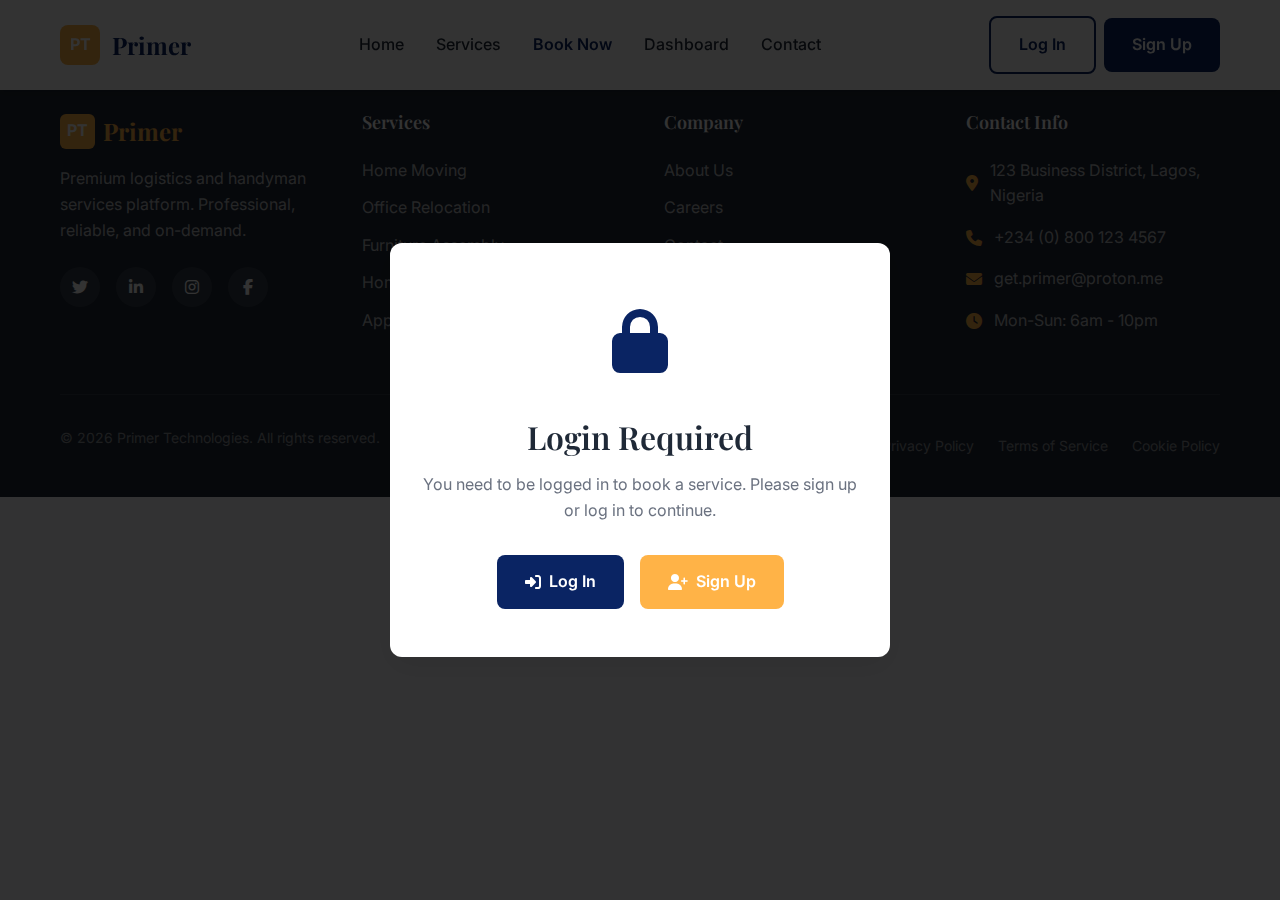
<file: booking.html>
<!DOCTYPE html>
<html lang="en">
<head>
    <meta charset="UTF-8">
    <meta name="viewport" content="width=device-width, initial-scale=1.0">
    <title>Book a Service - Primer Technologies</title>
    <link rel="preconnect" href="https://fonts.googleapis.com">
    <link rel="preconnect" href="https://fonts.gstatic.com" crossorigin>
    <link href="https://fonts.googleapis.com/css2?family=Playfair+Display:wght@400;500;600;700&family=Inter:wght@300;400;500;600;700&display=swap" rel="stylesheet">
    <link rel="stylesheet" href="https://cdnjs.cloudflare.com/ajax/libs/font-awesome/6.4.0/css/all.min.css">
    <style>
        /* ===== CSS RESET & GLOBAL STYLES ===== */
        :root {
            --primary: #0A2463;
            --primary-light: #1E3A8A;
            --accent: #FFB347;
            --accent-light: #FFCC80;
            --white: #FFFFFF;
            --surface: #F8FAFC;
            --text-primary: #1F2937;
            --text-secondary: #6B7280;
            --success: #10B981;
            --warning: #F59E0B;
            --error: #EF4444;
            --border: #E5E7EB;
            --shadow-sm: 0 1px 2px 0 rgba(0, 0, 0, 0.05);
            --shadow: 0 4px 6px -1px rgba(0, 0, 0, 0.1);
            --shadow-lg: 0 10px 30px rgba(0, 0, 0, 0.08);
            --radius-sm: 4px;
            --radius: 8px;
            --radius-lg: 12px;
            --transition: all 0.3s ease;
        }

        * {
            margin: 0;
            padding: 0;
            box-sizing: border-box;
        }

        html {
            scroll-behavior: smooth;
        }

        body {
            font-family: 'Inter', sans-serif;
            line-height: 1.6;
            color: var(--text-primary);
            background-color: var(--surface);
            overflow-x: hidden;
        }

        h1, h2, h3, h4, h5, h6 {
            font-family: 'Playfair Display', serif;
            font-weight: 600;
            line-height: 1.2;
            margin-bottom: 1rem;
        }

        h1 {
            font-size: 2.5rem;
        }

        h2 {
            font-size: 2rem;
        }

        h3 {
            font-size: 1.5rem;
        }

        p {
            margin-bottom: 1rem;
            color: var(--text-secondary);
        }

        a {
            text-decoration: none;
            color: inherit;
        }

        img {
            max-width: 100%;
            height: auto;
        }

        .container {
            width: 100%;
            max-width: 1200px;
            margin: 0 auto;
            padding: 0 20px;
        }

        .btn {
            display: inline-flex;
            align-items: center;
            justify-content: center;
            padding: 0.875rem 1.75rem;
            font-weight: 600;
            border-radius: var(--radius);
            cursor: pointer;
            transition: var(--transition);
            border: none;
            font-size: 1rem;
            gap: 0.5rem;
        }

        .btn-primary {
            background-color: var(--primary);
            color: var(--white);
        }

        .btn-primary:hover {
            background-color: var(--primary-light);
            transform: translateY(-2px);
            box-shadow: var(--shadow-lg);
        }

        .btn-accent {
            background-color: var(--accent);
            color: var(--white);
        }

        .btn-accent:hover {
            background-color: var(--accent-light);
            transform: translateY(-2px);
            box-shadow: var(--shadow-lg);
        }

        .btn-outline {
            background-color: transparent;
            color: var(--primary);
            border: 2px solid var(--primary);
        }

        .btn-outline:hover {
            background-color: var(--primary);
            color: var(--white);
        }

        .btn-large {
            padding: 1rem 2rem;
            font-size: 1.125rem;
        }

        .btn-full {
            width: 100%;
        }

        /* ===== HEADER & NAVIGATION ===== */
        .header {
            position: fixed;
            top: 0;
            left: 0;
            width: 100%;
            background-color: var(--white);
            box-shadow: var(--shadow);
            z-index: 1000;
            padding: 1rem 0;
        }

        .header-content {
            display: flex;
            justify-content: space-between;
            align-items: center;
        }

        .logo-container {
            display: flex;
            align-items: center;
            gap: 0.75rem;
        }

        .logo-img {
            height: 40px;
            width: auto;
        }

        .logo-text {
            font-family: 'Playfair Display', serif;
            font-weight: 700;
            font-size: 1.5rem;
            color: var(--primary);
        }

        .nav-desktop {
            display: flex;
            gap: 2rem;
            align-items: center;
        }

        .nav-link {
            font-weight: 500;
            color: var(--text-primary);
            transition: var(--transition);
        }

        .nav-link:hover {
            color: var(--primary);
        }

        .nav-link.active {
            color: var(--primary);
            font-weight: 600;
        }

        .user-actions {
            display: flex;
            align-items: center;
            gap: 1rem;
        }

        .user-profile {
            display: flex;
            align-items: center;
            gap: 0.5rem;
            cursor: pointer;
        }

        .user-avatar {
            width: 40px;
            height: 40px;
            border-radius: 50%;
            background-color: var(--primary);
            color: var(--white);
            display: flex;
            align-items: center;
            justify-content: center;
            font-weight: 600;
        }

        .mobile-menu-btn {
            display: none;
            background: none;
            border: none;
            font-size: 1.5rem;
            color: var(--primary);
            cursor: pointer;
        }

        .mobile-menu {
            position: fixed;
            top: 70px;
            left: 0;
            width: 100%;
            background-color: var(--white);
            box-shadow: var(--shadow);
            padding: 1rem;
            display: none;
            flex-direction: column;
            gap: 1rem;
            z-index: 999;
        }

        .mobile-menu.active {
            display: flex;
        }

        /* ===== LOGIN REQUIRED OVERLAY ===== */
        .login-required-overlay {
            position: fixed;
            top: 0;
            left: 0;
            width: 100%;
            height: 100%;
            background-color: rgba(0, 0, 0, 0.8);
            display: none;
            align-items: center;
            justify-content: center;
            z-index: 2000;
            padding: 1rem;
        }

        .login-required-overlay.active {
            display: flex;
        }

        .login-required-modal {
            background-color: var(--white);
            border-radius: var(--radius-lg);
            padding: 3rem 2rem;
            max-width: 500px;
            width: 100%;
            text-align: center;
            box-shadow: var(--shadow-lg);
            animation: modalFadeIn 0.3s ease;
        }

        @keyframes modalFadeIn {
            from {
                opacity: 0;
                transform: translateY(-20px);
            }
            to {
                opacity: 1;
                transform: translateY(0);
            }
        }

        .login-required-icon {
            font-size: 4rem;
            color: var(--primary);
            margin-bottom: 1.5rem;
        }

        .login-required-actions {
            display: flex;
            gap: 1rem;
            justify-content: center;
            margin-top: 2rem;
        }

        /* ===== BOOKING PAGE LAYOUT ===== */
        .booking-page {
            min-height: 100vh;
            padding: 8rem 0 3rem;
        }

        .booking-container {
            max-width: 1000px;
            margin: 0 auto;
        }

        .booking-header {
            text-align: center;
            margin-bottom: 2rem;
        }

        .booking-header h1 {
            color: var(--primary);
            margin-bottom: 0.5rem;
        }

        .booking-wizard {
            background-color: var(--white);
            border-radius: var(--radius-lg);
            overflow: hidden;
            box-shadow: var(--shadow-lg);
        }

        /* ===== WIZARD PROGRESS ===== */
        .wizard-progress {
            background: linear-gradient(135deg, var(--primary) 0%, var(--primary-light) 100%);
            padding: 2rem;
            color: var(--white);
        }

        .wizard-progress h3 {
            color: var(--white);
            text-align: center;
            margin-bottom: 1.5rem;
        }

        .progress-steps {
            display: flex;
            justify-content: space-between;
            position: relative;
            margin: 0 auto;
            max-width: 800px;
        }

        .progress-steps::before {
            content: '';
            position: absolute;
            top: 15px;
            left: 0;
            width: 100%;
            height: 3px;
            background-color: rgba(255, 255, 255, 0.3);
            z-index: 1;
        }

        .progress-step {
            display: flex;
            flex-direction: column;
            align-items: center;
            position: relative;
            z-index: 2;
            flex: 1;
        }

        .step-indicator {
            width: 36px;
            height: 36px;
            border-radius: 50%;
            background-color: rgba(255, 255, 255, 0.3);
            color: var(--white);
            display: flex;
            align-items: center;
            justify-content: center;
            font-weight: 600;
            margin-bottom: 0.5rem;
            transition: var(--transition);
        }

        .progress-step.active .step-indicator {
            background-color: var(--accent);
            color: var(--text-primary);
            transform: scale(1.1);
        }

        .progress-step.completed .step-indicator {
            background-color: var(--accent-light);
            color: var(--text-primary);
        }

        .step-label {
            font-size: 0.75rem;
            font-weight: 600;
            text-align: center;
            color: rgba(255, 255, 255, 0.9);
        }

        .progress-step.active .step-label {
            color: var(--white);
            font-weight: 700;
        }

        /* ===== WIZARD CONTENT ===== */
        .wizard-content {
            padding: 2rem;
        }

        .wizard-step {
            display: none;
            animation: fadeIn 0.5s ease;
        }

        .wizard-step.active {
            display: block;
        }

        @keyframes fadeIn {
            from { opacity: 0; transform: translateY(10px); }
            to { opacity: 1; transform: translateY(0); }
        }

        .step-header {
            margin-bottom: 2rem;
        }

        .step-header h3 {
            color: var(--primary);
            margin-bottom: 0.5rem;
        }

        .step-description {
            color: var(--text-secondary);
        }

        /* ===== FORM STYLES ===== */
        .form-group {
            margin-bottom: 1.5rem;
        }

        .form-label {
            display: block;
            font-weight: 600;
            margin-bottom: 0.5rem;
            color: var(--text-primary);
        }

        .form-label .required {
            color: var(--error);
        }

        .form-input {
            width: 100%;
            padding: 0.875rem 1rem;
            border: 2px solid var(--border);
            border-radius: var(--radius);
            font-size: 1rem;
            transition: var(--transition);
        }

        .form-input:focus {
            outline: none;
            border-color: var(--primary);
            box-shadow: 0 0 0 3px rgba(10, 36, 99, 0.1);
        }

        .form-input.error {
            border-color: var(--error);
        }

        .error-message {
            color: var(--error);
            font-size: 0.875rem;
            margin-top: 0.25rem;
            display: none;
        }

        .error-message.show {
            display: block;
        }

        .form-row {
            display: grid;
            grid-template-columns: 1fr 1fr;
            gap: 1rem;
        }

        .form-textarea {
            width: 100%;
            padding: 0.875rem 1rem;
            border: 2px solid var(--border);
            border-radius: var(--radius);
            font-size: 1rem;
            font-family: 'Inter', sans-serif;
            resize: vertical;
            min-height: 120px;
            transition: var(--transition);
        }

        .form-textarea:focus {
            outline: none;
            border-color: var(--primary);
            box-shadow: 0 0 0 3px rgba(10, 36, 99, 0.1);
        }

        /* ===== SERVICE SELECTION ===== */
        .services-grid {
            display: grid;
            grid-template-columns: repeat(auto-fill, minmax(250px, 1fr));
            gap: 1rem;
            margin-top: 1.5rem;
        }

        .service-option {
            border: 2px solid var(--border);
            border-radius: var(--radius);
            padding: 1.5rem;
            cursor: pointer;
            transition: var(--transition);
            text-align: center;
        }

        .service-option:hover {
            border-color: var(--primary);
            background-color: rgba(10, 36, 99, 0.05);
        }

        .service-option.selected {
            border-color: var(--primary);
            background-color: rgba(10, 36, 99, 0.1);
            box-shadow: 0 0 0 2px rgba(10, 36, 99, 0.2);
        }

        .service-option-icon {
            font-size: 2.5rem;
            color: var(--primary);
            margin-bottom: 1rem;
        }

        .service-option-title {
            font-weight: 600;
            margin-bottom: 0.5rem;
            color: var(--primary);
        }

        .service-option-price {
            font-weight: 700;
            color: var(--text-primary);
            margin-bottom: 0.25rem;
        }

        .service-option-duration {
            font-size: 0.875rem;
            color: var(--text-secondary);
        }

        /* ===== SCHEDULING ===== */
        .scheduling-options {
            margin-top: 1.5rem;
        }

        .scheduling-tabs {
            display: flex;
            border-bottom: 2px solid var(--border);
            margin-bottom: 1.5rem;
        }

        .scheduling-tab {
            padding: 0.75rem 1.5rem;
            font-weight: 600;
            cursor: pointer;
            border-bottom: 2px solid transparent;
            margin-bottom: -2px;
            transition: var(--transition);
        }

        .scheduling-tab:hover {
            color: var(--primary);
        }

        .scheduling-tab.active {
            color: var(--primary);
            border-bottom-color: var(--primary);
        }

        .calendar-container {
            margin-bottom: 2rem;
        }

        .calendar-header {
            display: flex;
            justify-content: space-between;
            align-items: center;
            margin-bottom: 1rem;
        }

        .calendar-nav-btn {
            background: none;
            border: none;
            font-size: 1.25rem;
            color: var(--primary);
            cursor: pointer;
            padding: 0.5rem;
            border-radius: var(--radius);
            transition: var(--transition);
        }

        .calendar-nav-btn:hover {
            background-color: var(--surface);
        }

        .current-month {
            font-weight: 600;
            color: var(--primary);
        }

        .calendar-grid {
            display: grid;
            grid-template-columns: repeat(7, 1fr);
            gap: 0.5rem;
            margin-bottom: 1.5rem;
        }

        .calendar-day-header {
            text-align: center;
            font-weight: 600;
            padding: 0.5rem;
            color: var(--text-secondary);
            font-size: 0.875rem;
        }

        .calendar-day {
            text-align: center;
            padding: 0.75rem 0.5rem;
            border-radius: var(--radius);
            cursor: pointer;
            transition: var(--transition);
            border: 1px solid transparent;
        }

        .calendar-day:hover {
            background-color: var(--surface);
            border-color: var(--border);
        }

        .calendar-day.selected {
            background-color: var(--primary);
            color: var(--white);
            border-color: var(--primary);
        }

        .calendar-day.disabled {
            color: var(--border);
            cursor: not-allowed;
        }

        .calendar-day.disabled:hover {
            background-color: transparent;
            border-color: transparent;
        }

        .calendar-day.today {
            border: 2px solid var(--accent);
        }

        .time-slots-container {
            margin-top: 2rem;
        }

        .time-slots-grid {
            display: grid;
            grid-template-columns: repeat(auto-fill, minmax(120px, 1fr));
            gap: 0.75rem;
            margin-top: 1rem;
        }

        .time-slot {
            padding: 0.75rem;
            border: 2px solid var(--border);
            border-radius: var(--radius);
            text-align: center;
            cursor: pointer;
            transition: var(--transition);
        }

        .time-slot:hover {
            border-color: var(--primary);
            background-color: rgba(10, 36, 99, 0.05);
        }

        .time-slot.selected {
            background-color: var(--primary);
            color: var(--white);
            border-color: var(--primary);
        }

        .time-slot.disabled {
            opacity: 0.5;
            cursor: not-allowed;
        }

        .time-slot.disabled:hover {
            border-color: var(--border);
            background-color: transparent;
        }

        /* ===== ASAP OPTION ===== */
        .asap-option {
            display: flex;
            align-items: center;
            justify-content: space-between;
            padding: 1.5rem;
            border: 2px solid var(--border);
            border-radius: var(--radius);
            cursor: pointer;
            transition: var(--transition);
            margin-bottom: 1.5rem;
        }

        .asap-option:hover {
            border-color: var(--accent);
            background-color: rgba(255, 179, 71, 0.05);
        }

        .asap-option.selected {
            border-color: var(--accent);
            background-color: rgba(255, 179, 71, 0.1);
            box-shadow: 0 0 0 2px rgba(255, 179, 71, 0.2);
        }

        .asap-left {
            display: flex;
            align-items: center;
            gap: 1rem;
        }

        .asap-icon {
            font-size: 2rem;
            color: var(--accent);
        }

        .asap-info h4 {
            margin-bottom: 0.25rem;
        }

        .asap-info p {
            margin-bottom: 0;
            font-size: 0.875rem;
        }

        .asap-price {
            font-weight: 700;
            color: var(--accent);
        }

        /* ===== FILE UPLOAD ===== */
        .upload-area {
            border: 3px dashed var(--border);
            border-radius: var(--radius-lg);
            padding: 3rem 2rem;
            text-align: center;
            margin-top: 1.5rem;
            cursor: pointer;
            transition: var(--transition);
        }

        .upload-area:hover {
            border-color: var(--primary);
            background-color: rgba(10, 36, 99, 0.05);
        }

        .upload-area.dragover {
            border-color: var(--accent);
            background-color: rgba(255, 179, 71, 0.1);
        }

        .upload-icon {
            font-size: 3rem;
            color: var(--text-secondary);
            margin-bottom: 1rem;
        }

        .upload-hint {
            color: var(--text-secondary);
            margin-bottom: 0.5rem;
        }

        .upload-requirements {
            font-size: 0.875rem;
            color: var(--text-secondary);
        }

        .file-input {
            display: none;
        }

        .image-preview-container {
            margin-top: 1.5rem;
        }

        .image-preview-title {
            font-weight: 600;
            margin-bottom: 1rem;
        }

        .image-preview-grid {
            display: grid;
            grid-template-columns: repeat(auto-fill, minmax(150px, 1fr));
            gap: 1rem;
        }

        .preview-item {
            position: relative;
            border-radius: var(--radius);
            overflow: hidden;
            height: 150px;
            box-shadow: var(--shadow);
        }

        .preview-item img {
            width: 100%;
            height: 100%;
            object-fit: cover;
        }

        .remove-image {
            position: absolute;
            top: 5px;
            right: 5px;
            width: 28px;
            height: 28px;
            border-radius: 50%;
            background-color: rgba(239, 68, 68, 0.9);
            color: var(--white);
            display: flex;
            align-items: center;
            justify-content: center;
            font-size: 0.875rem;
            cursor: pointer;
            transition: var(--transition);
        }

        .remove-image:hover {
            background-color: var(--error);
            transform: scale(1.1);
        }

        .upload-progress {
            margin-top: 1rem;
            display: none;
        }

        .progress-bar {
            height: 6px;
            background-color: var(--border);
            border-radius: 3px;
            overflow: hidden;
            margin-bottom: 0.5rem;
        }

        .progress-fill {
            height: 100%;
            background-color: var(--success);
            width: 0%;
            transition: width 0.3s ease;
        }

        .progress-text {
            font-size: 0.875rem;
            color: var(--text-secondary);
            text-align: center;
        }

        /* ===== BOOKING SUMMARY ===== */
        .booking-summary {
            background-color: var(--surface);
            border-radius: var(--radius-lg);
            padding: 2rem;
            margin-top: 2rem;
        }

        .summary-title {
            color: var(--primary);
            margin-bottom: 1.5rem;
            text-align: center;
        }

        .summary-item {
            display: flex;
            justify-content: space-between;
            padding: 0.75rem 0;
            border-bottom: 1px solid var(--border);
        }

        .summary-item:last-child {
            border-bottom: none;
        }

        .summary-label {
            color: var(--text-secondary);
        }

        .summary-value {
            font-weight: 600;
        }

        .summary-total {
            display: flex;
            justify-content: space-between;
            padding: 1rem 0;
            border-top: 2px solid var(--border);
            margin-top: 0.5rem;
            font-size: 1.125rem;
            font-weight: 700;
            color: var(--primary);
        }

        .payment-options {
            margin-top: 2rem;
        }

        .payment-methods {
            display: grid;
            grid-template-columns: repeat(auto-fill, minmax(150px, 1fr));
            gap: 1rem;
            margin-top: 1rem;
        }

        .payment-method {
            border: 2px solid var(--border);
            border-radius: var(--radius);
            padding: 1.5rem 1rem;
            cursor: pointer;
            transition: var(--transition);
            text-align: center;
        }

        .payment-method:hover {
            border-color: var(--primary);
        }

        .payment-method.selected {
            border-color: var(--primary);
            background-color: rgba(10, 36, 99, 0.05);
            box-shadow: 0 0 0 2px rgba(10, 36, 99, 0.1);
        }

        .payment-icon {
            font-size: 2rem;
            color: var(--primary);
            margin-bottom: 0.5rem;
        }

        .payment-name {
            font-weight: 600;
        }

        /* ===== FORM ACTIONS ===== */
        .form-actions {
            display: flex;
            justify-content: space-between;
            padding: 2rem;
            border-top: 1px solid var(--border);
        }

        .back-btn {
            background-color: transparent;
            color: var(--primary);
            border: 2px solid var(--primary);
        }

        .back-btn:hover {
            background-color: var(--primary);
            color: var(--white);
        }

        .next-btn, .submit-btn {
            min-width: 150px;
        }

        /* ===== LOADING OVERLAY ===== */
        .loading-overlay {
            position: fixed;
            top: 0;
            left: 0;
            width: 100%;
            height: 100%;
            background-color: rgba(0, 0, 0, 0.7);
            display: none;
            align-items: center;
            justify-content: center;
            z-index: 3000;
        }

        .loading-overlay.active {
            display: flex;
        }

        .loading-spinner {
            width: 60px;
            height: 60px;
            border: 4px solid var(--white);
            border-top-color: var(--accent);
            border-radius: 50%;
            animation: spin 1s linear infinite;
        }

        @keyframes spin {
            to { transform: rotate(360deg); }
        }

        /* ===== SUCCESS MESSAGE ===== */
        .success-message {
            text-align: center;
            padding: 4rem 2rem;
            display: none;
        }

        .success-icon {
            font-size: 4rem;
            color: var(--success);
            margin-bottom: 1.5rem;
        }

        /* ===== FOOTER ===== */
        .footer {
            background-color: var(--text-primary);
            color: var(--white);
            padding: 4rem 0 2rem;
            margin-top: 3rem;
        }

        .footer-content {
            display: grid;
            grid-template-columns: repeat(4, 1fr);
            gap: 3rem;
            margin-bottom: 3rem;
        }

        .footer-logo-container {
            display: flex;
            align-items: center;
            gap: 0.5rem;
            margin-bottom: 1rem;
        }

        .footer-logo-img {
            height: 35px;
            width: auto;
        }

        .footer-logo-text {
            font-family: 'Playfair Display', serif;
            font-weight: 700;
            font-size: 1.5rem;
            color: var(--accent);
        }

        .footer-description {
            color: rgba(255, 255, 255, 0.7);
            margin-bottom: 1.5rem;
        }

        .social-links {
            display: flex;
            gap: 1rem;
        }

        .social-link {
            width: 40px;
            height: 40px;
            border-radius: 50%;
            background-color: rgba(255, 255, 255, 0.1);
            display: flex;
            align-items: center;
            justify-content: center;
            transition: var(--transition);
        }

        .social-link:hover {
            background-color: var(--accent);
            color: var(--text-primary);
        }

        .footer-heading {
            font-size: 1.125rem;
            margin-bottom: 1.5rem;
            color: var(--white);
        }

        .footer-links {
            list-style: none;
        }

        .footer-link {
            margin-bottom: 0.75rem;
        }

        .footer-link a {
            color: rgba(255, 255, 255, 0.7);
            transition: var(--transition);
        }

        .footer-link a:hover {
            color: var(--accent);
            padding-left: 5px;
        }

        .contact-info {
            display: flex;
            flex-direction: column;
            gap: 1rem;
        }

        .contact-item {
            display: flex;
            align-items: center;
            gap: 0.75rem;
            color: rgba(255, 255, 255, 0.7);
        }

        .contact-item i {
            color: var(--accent);
        }

        .footer-bottom {
            padding-top: 2rem;
            border-top: 1px solid rgba(255, 255, 255, 0.1);
            display: flex;
            justify-content: space-between;
            align-items: center;
            flex-wrap: wrap;
            gap: 1rem;
        }

        .copyright {
            color: rgba(255, 255, 255, 0.5);
            font-size: 0.875rem;
        }

        .footer-bottom-links {
            display: flex;
            gap: 1.5rem;
        }

        .footer-bottom-link {
            color: rgba(255, 255, 255, 0.5);
            font-size: 0.875rem;
            transition: var(--transition);
        }

        .footer-bottom-link:hover {
            color: var(--accent);
        }

        /* ===== RESPONSIVE STYLES ===== */
        @media (max-width: 1024px) {
            .footer-content {
                grid-template-columns: repeat(2, 1fr);
            }
            
            .progress-steps {
                flex-wrap: wrap;
                gap: 1rem;
            }
            
            .progress-step {
                flex: 0 0 calc(33.333% - 1rem);
            }
            
            .services-grid {
                grid-template-columns: repeat(auto-fill, minmax(200px, 1fr));
            }
        }

        @media (max-width: 768px) {
            .header {
                padding: 0.75rem 0;
            }
            
            .nav-desktop {
                display: none;
            }
            
            .mobile-menu-btn {
                display: block;
            }
            
            .user-actions .btn {
                display: none;
            }
            
            .booking-page {
                padding: 7rem 0 2rem;
            }
            
            .form-row {
                grid-template-columns: 1fr;
            }
            
            .services-grid {
                grid-template-columns: 1fr;
            }
            
            .payment-methods {
                grid-template-columns: 1fr 1fr;
            }
            
            .form-actions {
                flex-direction: column;
                gap: 1rem;
            }
            
            .back-btn, .next-btn, .submit-btn {
                width: 100%;
            }
            
            .footer-content {
                grid-template-columns: 1fr;
                gap: 2rem;
            }
            
            .footer-bottom {
                flex-direction: column;
                text-align: center;
            }
            
            .progress-step {
                flex: 0 0 calc(50% - 1rem);
            }
        }

        @media (max-width: 480px) {
            h1 {
                font-size: 2rem;
            }
            
            h2 {
                font-size: 1.5rem;
            }
            
            .wizard-progress {
                padding: 1.5rem 1rem;
            }
            
            .wizard-content {
                padding: 1.5rem;
            }
            
            .calendar-grid {
                gap: 0.25rem;
            }
            
            .calendar-day {
                padding: 0.5rem 0.25rem;
                font-size: 0.875rem;
            }
            
            .time-slots-grid {
                grid-template-columns: repeat(2, 1fr);
            }
        }
    </style>
</head>
<body>
    <!-- ===== HEADER ===== -->
    <header class="header">
        <div class="container header-content">
            <div class="logo-container">
                <div class="logo-img-placeholder" style="width: 40px; height: 40px; background: var(--accent); border-radius: 8px; display: flex; align-items: center; justify-content: center; color: white; font-weight: bold;">PT</div>
                <div class="logo-text">Primer</div>
            </div>
            
            <nav class="nav-desktop">
                <a href="index.html" class="nav-link">Home</a>
                <a href="services.html" class="nav-link">Services</a>
                <a href="booking.html" class="nav-link active">Book Now</a>
                <a href="dashboard.html" class="nav-link">Dashboard</a>
                <a href="contact.html" class="nav-link">Contact</a>
            </nav>
            
            <div class="user-actions">
                <div class="user-profile" id="userProfile">
                    <!-- User profile will be loaded by JavaScript -->
                </div>
                <button class="mobile-menu-btn" id="mobileMenuBtn">
                    <i class="fas fa-bars"></i>
                </button>
            </div>
        </div>
        
        <div class="mobile-menu" id="mobileMenu">
            <a href="index.html" class="nav-link">Home</a>
            <a href="services.html" class="nav-link">Services</a>
            <a href="booking.html" class="nav-link active">Book Now</a>
            <a href="dashboard.html" class="nav-link">Dashboard</a>
            <a href="contact.html" class="nav-link">Contact</a>
            <div class="mobile-auth" id="mobileAuth">
                <!-- Auth buttons will be loaded by JavaScript -->
            </div>
        </div>
    </header>

    <!-- ===== LOGIN REQUIRED OVERLAY ===== -->
    <div class="login-required-overlay" id="loginRequiredOverlay">
        <div class="login-required-modal">
            <div class="login-required-icon">
                <i class="fas fa-lock"></i>
            </div>
            <h2>Login Required</h2>
            <p>You need to be logged in to book a service. Please sign up or log in to continue.</p>
            <div class="login-required-actions">
                <a href="login.html" class="btn btn-primary">
                    <i class="fas fa-sign-in-alt"></i>
                    Log In
                </a>
                <a href="register.html" class="btn btn-accent">
                    <i class="fas fa-user-plus"></i>
                    Sign Up
                </a>
            </div>
        </div>
    </div>

    <!-- ===== BOOKING PAGE ===== -->
    <section class="booking-page" id="bookingPage">
        <div class="container booking-container">
            <div class="booking-header">
                <h1>Book a Service</h1>
                <p>Complete the form below to book your logistics or handyman service. Follow the steps to finalize your booking.</p>
            </div>

            <!-- NETLIFY FORM (Hidden until final step) -->
            <form name="booking" 
                  method="POST" 
                  enctype="multipart/form-data"
                  data-netlify="true"
                  data-netlify-honeypot="bot-field"
                  id="netlifyForm"
                  style="display: none;">
                <input type="hidden" name="form-name" value="booking">
                <input type="text" name="bot-field" style="display: none;">
                
                <!-- Form fields will be populated by JavaScript -->
                <input type="hidden" name="service_type" id="formServiceType">
                <input type="hidden" name="scheduled_date" id="formDate">
                <input type="hidden" name="scheduled_time" id="formTime">
                <input type="hidden" name="customer_name" id="formCustomerName">
                <input type="hidden" name="customer_email" id="formCustomerEmail">
                <input type="hidden" name="customer_phone" id="formCustomerPhone">
                <input type="hidden" name="customer_address" id="formCustomerAddress">
                <input type="hidden" name="special_instructions" id="formInstructions">
                <input type="hidden" name="total_price" id="formTotalPrice">
                <input type="hidden" name="payment_method" id="formPaymentMethod">
                
                <!-- File upload will be handled by Netlify -->
                <input type="file" name="service_images" id="formImages" multiple accept="image/*" style="display: none;">
            </form>

            <!-- BOOKING WIZARD -->
            <div class="booking-wizard" id="bookingWizard">
                <!-- Progress Steps -->
                <div class="wizard-progress">
                    <h3>Booking Process</h3>
                    <div class="progress-steps">
                        <div class="progress-step active" data-step="1">
                            <div class="step-indicator">1</div>
                            <div class="step-label">Select Service</div>
                        </div>
                        <div class="progress-step" data-step="2">
                            <div class="step-indicator">2</div>
                            <div class="step-label">Schedule</div>
                        </div>
                        <div class="progress-step" data-step="3">
                            <div class="step-indicator">3</div>
                            <div class="step-label">Upload Images</div>
                        </div>
                        <div class="progress-step" data-step="4">
                            <div class="step-indicator">4</div>
                            <div class="step-label">Your Details</div>
                        </div>
                        <div class="progress-step" data-step="5">
                            <div class="step-indicator">5</div>
                            <div class="step-label">Confirmation</div>
                        </div>
                    </div>
                </div>

                <!-- Wizard Content -->
                <div class="wizard-content">
                    <!-- Step 1: Select Service -->
                    <div class="wizard-step active" id="step1">
                        <div class="step-header">
                            <h3>Select Your Service</h3>
                            <p class="step-description">Choose the service you need from our available options.</p>
                        </div>
                        
                        <div class="services-grid" id="servicesGrid">
                            <!-- Services will be loaded dynamically -->
                        </div>
                        
                        <div class="error-message" id="serviceError">Please select a service to continue.</div>
                    </div>

                    <!-- Step 2: Schedule -->
                    <div class="wizard-step" id="step2">
                        <div class="step-header">
                            <h3>Schedule Your Service</h3>
                            <p class="step-description">Select a date and time for your service, or choose ASAP for immediate service.</p>
                        </div>
                        
                        <div class="asap-option" id="asapOption">
                            <div class="asap-left">
                                <div class="asap-icon">
                                    <i class="fas fa-bolt"></i>
                                </div>
                                <div class="asap-info">
                                    <h4>ASAP Service</h4>
                                    <p>Get a professional dispatched immediately (within 1-2 hours)</p>
                                </div>
                            </div>
                            <div class="asap-price">+₦5,000</div>
                        </div>
                        
                        <div class="scheduling-options">
                            <div class="scheduling-tabs">
                                <div class="scheduling-tab active" data-tab="calendar">Select Date & Time</div>
                            </div>
                            
                            <div class="calendar-container">
                                <div class="calendar-header">
                                    <button class="calendar-nav-btn" id="prevMonth">
                                        <i class="fas fa-chevron-left"></i>
                                    </button>
                                    <div class="current-month" id="currentMonth">January 2024</div>
                                    <button class="calendar-nav-btn" id="nextMonth">
                                        <i class="fas fa-chevron-right"></i>
                                    </button>
                                </div>
                                
                                <div class="calendar-grid" id="calendarGrid">
                                    <!-- Calendar will be generated dynamically -->
                                </div>
                                
                                <div class="time-slots-container" id="timeSlotsContainer">
                                    <h4>Available Time Slots</h4>
                                    <div class="time-slots-grid" id="timeSlotsGrid">
                                        <!-- Time slots will be generated dynamically -->
                                    </div>
                                </div>
                            </div>
                        </div>
                        
                        <div class="error-message" id="scheduleError">Please select a date and time or choose ASAP service.</div>
                    </div>

                    <!-- Step 3: Upload Images -->
                    <div class="wizard-step" id="step3">
                        <div class="step-header">
                            <h3>Upload Reference Images</h3>
                            <p class="step-description">Upload photos to help our provider understand the scope of work (optional but recommended).</p>
                        </div>
                        
                        <div class="upload-area" id="uploadArea">
                            <div class="upload-icon">
                                <i class="fas fa-cloud-upload-alt"></i>
                            </div>
                            <h4>Drop images here or click to browse</h4>
                            <p class="upload-hint">Upload up to 5 images (JPG, PNG, WebP)</p>
                            <p class="upload-requirements">Maximum file size: 5MB per image</p>
                            <input type="file" class="file-input" id="fileInput" multiple accept="image/*">
                        </div>
                        
                        <div class="upload-progress" id="uploadProgress">
                            <div class="progress-bar">
                                <div class="progress-fill" id="progressFill"></div>
                            </div>
                            <div class="progress-text" id="progressText">Uploading...</div>
                        </div>
                        
                        <div class="image-preview-container" id="imagePreviewContainer">
                            <!-- Image previews will be added here -->
                        </div>
                        
                        <div class="error-message" id="uploadError">Maximum 5 images allowed. Each image must be less than 5MB.</div>
                    </div>

                    <!-- Step 4: Customer Details -->
                    <div class="wizard-step" id="step4">
                        <div class="step-header">
                            <h3>Your Contact Details</h3>
                            <p class="step-description">Provide your information so we can confirm your booking and send updates.</p>
                        </div>
                        
                        <div class="form-row">
                            <div class="form-group">
                                <label class="form-label">Full Name <span class="required">*</span></label>
                                <input type="text" class="form-input" id="customerName" placeholder="Enter your full name">
                                <div class="error-message" id="nameError">Please enter your full name.</div>
                            </div>
                            
                            <div class="form-group">
                                <label class="form-label">Email Address <span class="required">*</span></label>
                                <input type="email" class="form-input" id="customerEmail" placeholder="Enter your email">
                                <div class="error-message" id="emailError">Please enter a valid email address.</div>
                            </div>
                        </div>
                        
                        <div class="form-row">
                            <div class="form-group">
                                <label class="form-label">Phone Number <span class="required">*</span></label>
                                <input type="tel" class="form-input" id="customerPhone" placeholder="+234 800 123 4567">
                                <div class="error-message" id="phoneError">Please enter a valid phone number.</div>
                            </div>
                            
                            <div class="form-group">
                                <label class="form-label">Service Address <span class="required">*</span></label>
                                <input type="text" class="form-input" id="customerAddress" placeholder="Enter service location">
                                <div class="error-message" id="addressError">Please enter the service address.</div>
                            </div>
                        </div>
                        
                        <div class="form-group">
                            <label class="form-label">Special Instructions (Optional)</label>
                            <textarea class="form-textarea" id="specialInstructions" placeholder="Any special requirements or instructions for the provider..."></textarea>
                        </div>
                    </div>

                    <!-- Step 5: Confirmation & Payment -->
                    <div class="wizard-step" id="step5">
                        <div class="step-header">
                            <h3>Confirmation & Payment</h3>
                            <p class="step-description">Review your booking details and select a payment method.</p>
                        </div>
                        
                        <div class="booking-summary">
                            <h4 class="summary-title">Booking Summary</h4>
                            
                            <div class="summary-item">
                                <span class="summary-label">Service:</span>
                                <span class="summary-value" id="summaryService">-</span>
                            </div>
                            
                            <div class="summary-item">
                                <span class="summary-label">Provider Assignment:</span>
                                <span class="summary-value">Automatic (We'll assign the best available provider)</span>
                            </div>
                            
                            <div class="summary-item">
                                <span class="summary-label">Schedule:</span>
                                <span class="summary-value" id="summarySchedule">-</span>
                            </div>
                            
                            <div class="summary-item">
                                <span class="summary-label">Service Price:</span>
                                <span class="summary-value" id="summaryServicePrice">₦0</span>
                            </div>
                            
                            <div class="summary-item" id="asapFeeItem" style="display: none;">
                                <span class="summary-label">ASAP Fee:</span>
                                <span class="summary-value">₦5,000</span>
                            </div>
                            
                            <div class="summary-total">
                                <span class="summary-label">Total Amount:</span>
                                <span class="summary-value" id="summaryTotal">₦0</span>
                            </div>
                            
                            <div class="payment-options">
                                <h4>Select Payment Method</h4>
                                <div class="payment-methods">
                                    <div class="payment-method" data-method="pay_on_service">
                                        <div class="payment-icon">
                                            <i class="fas fa-money-bill-wave"></i>
                                        </div>
                                        <div class="payment-name">Pay on Service</div>
                                    </div>
                                    
                                    <div class="payment-method" data-method="card">
                                        <div class="payment-icon">
                                            <i class="fas fa-credit-card"></i>
                                        </div>
                                        <div class="payment-name">Credit/Debit Card</div>
                                    </div>
                                    
                                    <div class="payment-method" data-method="transfer">
                                        <div class="payment-icon">
                                            <i class="fas fa-university"></i>
                                        </div>
                                        <div class="payment-name">Bank Transfer</div>
                                    </div>
                                    
                                    <div class="payment-method" data-method="wallet">
                                        <div class="payment-icon">
                                            <i class="fas fa-wallet"></i>
                                        </div>
                                        <div class="payment-name">Digital Wallet</div>
                                    </div>
                                </div>
                                
                                <div class="error-message" id="paymentError">Please select a payment method.</div>
                            </div>
                        </div>
                        
                        <div class="form-group" style="margin-top: 2rem;">
                            <label class="form-label">
                                <input type="checkbox" id="termsAgreement" style="margin-right: 0.5rem;">
                                I agree to the <a href="#" style="color: var(--primary);">Terms of Service</a> and understand that a booking fee may apply for cancellations.
                            </label>
                            <div class="error-message" id="termsError">Please agree to the terms to continue.</div>
                        </div>
                    </div>

                    <!-- Success Message (Shown after submission) -->
                    <div class="success-message" id="successMessage">
                        <div class="success-icon">
                            <i class="fas fa-check-circle"></i>
                        </div>
                        <h3>Booking Confirmed!</h3>
                        <p>Your service has been booked successfully. A confirmation email has been sent to your inbox.</p>
                        <p style="font-weight: 600; margin-top: 1rem;">Booking ID: <span id="bookingId">PRM-2024-001</span></p>
                        <p style="color: var(--text-secondary); margin-top: 0.5rem;">A provider will be assigned to your booking shortly.</p>
                        <div style="margin-top: 2rem;">
                            <a href="dashboard.html" class="btn btn-primary">
                                <i class="fas fa-tachometer-alt"></i>
                                Go to Dashboard
                            </a>
                            <a href="index.html" class="btn btn-outline" style="margin-left: 1rem;">
                                <i class="fas fa-home"></i>
                                Back to Home
                            </a>
                        </div>
                    </div>
                </div>

                <!-- Form Actions -->
                <div class="form-actions" id="formActions">
                    <button class="btn btn-outline back-btn" id="backBtn">
                        <i class="fas fa-arrow-left"></i>
                        Back
                    </button>
                    <button class="btn btn-primary next-btn" id="nextBtn">
                        Next
                        <i class="fas fa-arrow-right"></i>
                    </button>
                    <button class="btn btn-accent submit-btn" id="submitBtn" style="display: none;">
                        <i class="fas fa-paper-plane"></i>
                        Confirm Booking
                    </button>
                </div>
            </div>
        </div>
    </section>

    <!-- ===== LOADING OVERLAY ===== -->
    <div class="loading-overlay" id="loadingOverlay">
        <div class="loading-spinner"></div>
    </div>

    <!-- ===== FOOTER ===== -->
    <footer class="footer">
        <div class="container">
            <div class="footer-content">
                <div class="footer-col">
                    <div class="footer-logo-container">
                        <div class="footer-logo-img-placeholder" style="width: 35px; height: 35px; background: var(--accent); border-radius: 6px; display: flex; align-items: center; justify-content: center; color: white; font-weight: bold;">PT</div>
                        <div class="footer-logo-text">Primer</div>
                    </div>
                    <p class="footer-description">Premium logistics and handyman services platform. Professional, reliable, and on-demand.</p>
                    
                    <div class="social-links">
                        <a href="#" class="social-link">
                            <i class="fab fa-twitter"></i>
                        </a>
                        <a href="#" class="social-link">
                            <i class="fab fa-linkedin-in"></i>
                        </a>
                        <a href="#" class="social-link">
                            <i class="fab fa-instagram"></i>
                        </a>
                        <a href="#" class="social-link">
                            <i class="fab fa-facebook-f"></i>
                        </a>
                    </div>
                </div>
                
                <div class="footer-col">
                    <h4 class="footer-heading">Services</h4>
                    <ul class="footer-links">
                        <li class="footer-link"><a href="services.html">Home Moving</a></li>
                        <li class="footer-link"><a href="services.html">Office Relocation</a></li>
                        <li class="footer-link"><a href="services.html">Furniture Assembly</a></li>
                        <li class="footer-link"><a href="services.html">Home Repairs</a></li>
                        <li class="footer-link"><a href="services.html">Appliance Installation</a></li>
                    </ul>
                </div>
                
                <div class="footer-col">
                    <h4 class="footer-heading">Company</h4>
                    <ul class="footer-links">
                        <li class="footer-link"><a href="#">About Us</a></li>
                        <li class="footer-link"><a href="#">Careers</a></li>
                        <li class="footer-link"><a href="contact.html">Contact</a></li>
                        <li class="footer-link"><a href="#">Blog</a></li>
                        <li class="footer-link"><a href="#">Press</a></li>
                    </ul>
                </div>
                
                <div class="footer-col">
                    <h4 class="footer-heading">Contact Info</h4>
                    <div class="contact-info">
                        <div class="contact-item">
                            <i class="fas fa-map-marker-alt"></i>
                            <span>123 Business District, Lagos, Nigeria</span>
                        </div>
                        <div class="contact-item">
                            <i class="fas fa-phone"></i>
                            <span>+234 (0) 800 123 4567</span>
                        </div>
                        <div class="contact-item">
                            <i class="fas fa-envelope"></i>
                            <span>get.primer@proton.me</span>
                        </div>
                        <div class="contact-item">
                            <i class="fas fa-clock"></i>
                            <span>Mon-Sun: 6am - 10pm</span>
                        </div>
                    </div>
                </div>
            </div>
            
            <div class="footer-bottom">
                <p class="copyright">© 2026 Primer Technologies. All rights reserved.</p>
                
                <div class="footer-bottom-links">
                    <a href="#" class="footer-bottom-link">Privacy Policy</a>
                    <a href="#" class="footer-bottom-link">Terms of Service</a>
                    <a href="#" class="footer-bottom-link">Cookie Policy</a>
                </div>
            </div>
        </div>
    </footer>

    <script>
        // ===== SESSION MANAGEMENT =====
        function checkSession() {
            const session = localStorage.getItem('primer_user_session');
            
            if (!session) {
                // Show login required overlay
                document.getElementById('loginRequiredOverlay').classList.add('active');
                document.getElementById('bookingPage').style.display = 'none';
                updateHeaderForGuest();
                return null;
            }
            
            try {
                const userData = JSON.parse(session);
                
                // Check if session is still valid
                if (new Date() > new Date(userData.expires)) {
                    localStorage.removeItem('primer_user_session');
                    document.getElementById('loginRequiredOverlay').classList.add('active');
                    document.getElementById('bookingPage').style.display = 'none';
                    updateHeaderForGuest();
                    return null;
                }
                
                // Update session expiration
                userData.expires = new Date(Date.now() + 2 * 60 * 60 * 1000).toISOString();
                localStorage.setItem('primer_user_session', JSON.stringify(userData));
                
                // Hide login required overlay
                document.getElementById('loginRequiredOverlay').classList.remove('active');
                document.getElementById('bookingPage').style.display = 'block';
                
                // Update header for logged in user
                updateHeaderForUser(userData);
                
                return userData;
            } catch (e) {
                console.error('Error parsing session data:', e);
                localStorage.removeItem('primer_user_session');
                document.getElementById('loginRequiredOverlay').classList.add('active');
                document.getElementById('bookingPage').style.display = 'none';
                updateHeaderForGuest();
                return null;
            }
        }

        function updateHeaderForGuest() {
            // Update desktop header
            const userProfile = document.getElementById('userProfile');
            if (userProfile) {
                userProfile.innerHTML = `
                    <a href="login.html" class="btn btn-outline">Log In</a>
                    <a href="register.html" class="btn btn-primary">Sign Up</a>
                `;
            }
            
            // Update mobile menu
            const mobileAuth = document.getElementById('mobileAuth');
            if (mobileAuth) {
                mobileAuth.innerHTML = `
                    <a href="login.html" class="btn btn-outline btn-full">Log In</a>
                    <a href="register.html" class="btn btn-primary btn-full">Sign Up</a>
                `;
            }
        }

        function updateHeaderForUser(userData) {
            // Update desktop header
            const userProfile = document.getElementById('userProfile');
            if (userProfile) {
                userProfile.innerHTML = `
                    <div class="user-profile" onclick="window.location.href='dashboard.html'">
                        <div class="user-avatar">${userData.name ? userData.name.charAt(0).toUpperCase() : 'U'}</div>
                        <span>${userData.name ? userData.name.split(' ')[0] : 'User'}</span>
                    </div>
                `;
            }
            
            // Update mobile menu
            const mobileAuth = document.getElementById('mobileAuth');
            if (mobileAuth) {
                mobileAuth.innerHTML = `
                    <a href="dashboard.html" class="btn btn-outline btn-full">Dashboard</a>
                    <button class="btn btn-primary btn-full" onclick="logout()">Log Out</button>
                `;
            }
        }

        function logout() {
            localStorage.removeItem('primer_user_session');
            window.location.reload();
        }

        // ===== MOBILE MENU TOGGLE =====
        document.getElementById('mobileMenuBtn').addEventListener('click', function() {
            document.getElementById('mobileMenu').classList.toggle('active');
        });

        // ===== BOOKING WIZARD DATA =====
        const bookingData = {
            service: null,
            schedule: {
                asap: false,
                date: null,
                time: null
            },
            images: [],
            customer: {
                name: '',
                email: '',
                phone: '',
                address: '',
                instructions: ''
            },
            payment: null,
            totalPrice: 0
        };

        // ===== SERVICES DATA =====
        const services = [
            {
                id: "home-moving",
                name: "Home Moving Service",
                icon: "truck-moving",
                description: "Complete home relocation with packing",
                price: 85000,
                duration: "4-8 hours"
            },
            {
                id: "office-relocation",
                name: "Office Relocation",
                icon: "building",
                description: "Professional office moving service",
                price: 150000,
                duration: "1-2 days"
            },
            {
                id: "furniture-assembly",
                name: "Furniture Assembly",
                icon: "couch",
                description: "IKEA and flat-pack furniture assembly",
                price: 12000,
                duration: "1-2 hours"
            },
            {
                id: "handyman-services",
                name: "Handyman Services",
                icon: "tools",
                description: "General home repairs and maintenance",
                price: 15000,
                duration: "2-3 hours"
            },
            {
                id: "appliance-installation",
                name: "Appliance Installation",
                icon: "plug",
                description: "AC, washing machine installation",
                price: 18000,
                duration: "2-3 hours"
            },
            {
                id: "delivery-services",
                name: "Same-Day Delivery",
                icon: "shipping-fast",
                description: "Express delivery across the city",
                price: 8000,
                duration: "2-4 hours"
            }
        ];

        // ===== WIZARD STATE =====
        let currentStep = 1;
        const totalSteps = 5;
        let uploadedImages = [];
        let selectedDate = null;
        let selectedTime = null;
        let asapSelected = false;
        let currentMonth = new Date().getMonth();
        let currentYear = new Date().getFullYear();

        // ===== DOM ELEMENTS =====
        const stepElements = document.querySelectorAll('.wizard-step');
        const progressSteps = document.querySelectorAll('.progress-step');
        const backBtn = document.getElementById('backBtn');
        const nextBtn = document.getElementById('nextBtn');
        const submitBtn = document.getElementById('submitBtn');
        const servicesGrid = document.getElementById('servicesGrid');
        const asapOption = document.getElementById('asapOption');
        const calendarGrid = document.getElementById('calendarGrid');
        const timeSlotsGrid = document.getElementById('timeSlotsGrid');
        const currentMonthElement = document.getElementById('currentMonth');
        const prevMonthBtn = document.getElementById('prevMonth');
        const nextMonthBtn = document.getElementById('nextMonth');
        const uploadArea = document.getElementById('uploadArea');
        const fileInput = document.getElementById('fileInput');
        const imagePreviewContainer = document.getElementById('imagePreviewContainer');
        const uploadProgress = document.getElementById('uploadProgress');
        const progressFill = document.getElementById('progressFill');
        const progressText = document.getElementById('progressText');
        const loadingOverlay = document.getElementById('loadingOverlay');
        const successMessage = document.getElementById('successMessage');
        const formActions = document.getElementById('formActions');
        const netlifyForm = document.getElementById('netlifyForm');
        const formImages = document.getElementById('formImages');

        // ===== INITIALIZE WIZARD =====
        function initializeWizard() {
            loadServices();
            setupEventListeners();
            generateCalendar();
            generateTimeSlots();
            updateWizardState();
            
            // Check for service ID in URL
            const urlParams = new URLSearchParams(window.location.search);
            const serviceId = urlParams.get('service');
            if (serviceId) {
                const service = services.find(s => s.id === serviceId);
                if (service) {
                    selectService(service);
                }
            }
        }

        // ===== LOAD SERVICES =====
        function loadServices() {
            servicesGrid.innerHTML = '';
            
            services.forEach(service => {
                const serviceOption = document.createElement('div');
                serviceOption.className = 'service-option';
                serviceOption.dataset.id = service.id;
                
                serviceOption.innerHTML = `
                    <div class="service-option-icon">
                        <i class="fas fa-${service.icon}"></i>
                    </div>
                    <h4 class="service-option-title">${service.name}</h4>
                    <p class="service-option-description">${service.description}</p>
                    <div class="service-option-price">₦${service.price.toLocaleString()}</div>
                    <div class="service-option-duration">${service.duration}</div>
                `;
                
                serviceOption.addEventListener('click', () => selectService(service));
                servicesGrid.appendChild(serviceOption);
            });
        }

        // ===== SELECT SERVICE =====
        function selectService(service) {
            // Remove selected class from all services
            document.querySelectorAll('.service-option').forEach(el => {
                el.classList.remove('selected');
            });
            
            // Add selected class to clicked service
            const selectedElement = document.querySelector(`[data-id="${service.id}"]`);
            if (selectedElement) {
                selectedElement.classList.add('selected');
            }
            
            // Update booking data
            bookingData.service = service;
            bookingData.totalPrice = service.price;
            
            // Clear schedule selections
            clearScheduleSelections();
            
            // Update summary
            updateSummary();
            
            // Hide error
            hideError('serviceError');
            
            // Enable next button
            nextBtn.disabled = false;
        }

        // ===== SCHEDULE FUNCTIONS =====
        function clearScheduleSelections() {
            asapSelected = false;
            selectedDate = null;
            selectedTime = null;
            
            asapOption.classList.remove('selected');
            document.querySelectorAll('.calendar-day.selected').forEach(el => {
                el.classList.remove('selected');
            });
            document.querySelectorAll('.time-slot.selected').forEach(el => {
                el.classList.remove('selected');
            });
            
            bookingData.schedule = {
                asap: false,
                date: null,
                time: null
            };
            
            // Update ASAP fee display
            document.getElementById('asapFeeItem').style.display = 'none';
            updateSummary();
        }

        // ===== GENERATE CALENDAR =====
        function generateCalendar() {
            calendarGrid.innerHTML = '';
            
            // Day headers
            const days = ['Sun', 'Mon', 'Tue', 'Wed', 'Thu', 'Fri', 'Sat'];
            days.forEach(day => {
                const dayHeader = document.createElement('div');
                dayHeader.className = 'calendar-day-header';
                dayHeader.textContent = day;
                calendarGrid.appendChild(dayHeader);
            });
            
            // Get first day of month
            const firstDay = new Date(currentYear, currentMonth, 1);
            const startingDay = firstDay.getDay(); // 0 = Sunday
            
            // Get days in month
            const daysInMonth = new Date(currentYear, currentMonth + 1, 0).getDate();
            
            // Previous month days
            const prevMonthDays = new Date(currentYear, currentMonth, 0).getDate();
            for (let i = startingDay - 1; i >= 0; i--) {
                const dayElement = document.createElement('div');
                dayElement.className = 'calendar-day disabled';
                dayElement.textContent = prevMonthDays - i;
                calendarGrid.appendChild(dayElement);
            }
            
            // Current month days
            const today = new Date();
            const isCurrentMonth = today.getMonth() === currentMonth && today.getFullYear() === currentYear;
            
            for (let day = 1; day <= daysInMonth; day++) {
                const dayElement = document.createElement('div');
                dayElement.className = 'calendar-day';
                dayElement.textContent = day;
                dayElement.dataset.date = `${currentYear}-${String(currentMonth + 1).padStart(2, '0')}-${String(day).padStart(2, '0')}`;
                
                // Check if this is today
                if (isCurrentMonth && day === today.getDate()) {
                    dayElement.classList.add('today');
                }
                
                // Check if date is in the past
                const date = new Date(currentYear, currentMonth, day);
                if (date < today.setHours(0, 0, 0, 0)) {
                    dayElement.classList.add('disabled');
                } else {
                    dayElement.addEventListener('click', () => selectDate(dayElement));
                }
                
                calendarGrid.appendChild(dayElement);
            }
            
            // Update month display
            const monthNames = ['January', 'February', 'March', 'April', 'May', 'June', 
                               'July', 'August', 'September', 'October', 'November', 'December'];
            currentMonthElement.textContent = `${monthNames[currentMonth]} ${currentYear}`;
        }

        // ===== SELECT DATE =====
        function selectDate(dayElement) {
            // Remove selected class from all days
            document.querySelectorAll('.calendar-day').forEach(el => {
                el.classList.remove('selected');
            });
            
            // Add selected class to clicked day
            dayElement.classList.add('selected');
            
            // Update selected date
            selectedDate = dayElement.dataset.date;
            asapSelected = false;
            asapOption.classList.remove('selected');
            
            // Update booking data
            bookingData.schedule.asap = false;
            bookingData.schedule.date = selectedDate;
            
            // Update ASAP fee display
            document.getElementById('asapFeeItem').style.display = 'none';
            updateSummary();
            
            // Hide error
            hideError('scheduleError');
            
            // Generate time slots for selected date
            generateTimeSlots();
        }

        // ===== GENERATE TIME SLOTS =====
        function generateTimeSlots() {
            timeSlotsGrid.innerHTML = '';
            
            const timeSlots = [
                '08:00 AM', '09:00 AM', '10:00 AM', '11:00 AM',
                '12:00 PM', '01:00 PM', '02:00 PM', '03:00 PM',
                '04:00 PM', '05:00 PM'
            ];
            
            timeSlots.forEach(slot => {
                const timeSlot = document.createElement('div');
                timeSlot.className = 'time-slot';
                timeSlot.textContent = slot;
                timeSlot.dataset.time = slot;
                
                // Check if slot is available (simulate some slots as unavailable)
                const isAvailable = Math.random() > 0.3; // 70% chance of being available
                if (!isAvailable) {
                    timeSlot.classList.add('disabled');
                } else {
                    timeSlot.addEventListener('click', () => selectTime(timeSlot));
                }
                
                timeSlotsGrid.appendChild(timeSlot);
            });
        }

        // ===== SELECT TIME =====
        function selectTime(timeSlot) {
            // Remove selected class from all time slots
            document.querySelectorAll('.time-slot').forEach(el => {
                el.classList.remove('selected');
            });
            
            // Add selected class to clicked time slot
            timeSlot.classList.add('selected');
            
            // Update selected time
            selectedTime = timeSlot.dataset.time;
            
            // Update booking data
            bookingData.schedule.time = selectedTime;
            
            // Hide error
            hideError('scheduleError');
        }

        // ===== ASAP SELECTION =====
        asapOption.addEventListener('click', function() {
            asapSelected = !asapSelected;
            
            if (asapSelected) {
                this.classList.add('selected');
                
                // Clear date/time selections
                document.querySelectorAll('.calendar-day.selected').forEach(el => {
                    el.classList.remove('selected');
                });
                document.querySelectorAll('.time-slot.selected').forEach(el => {
                    el.classList.remove('selected');
                });
                
                selectedDate = null;
                selectedTime = null;
                
                // Update booking data
                bookingData.schedule.asap = true;
                bookingData.schedule.date = null;
                bookingData.schedule.time = null;
                
                // Update ASAP fee display
                document.getElementById('asapFeeItem').style.display = 'flex';
                updateSummary();
            } else {
                this.classList.remove('selected');
                bookingData.schedule.asap = false;
                document.getElementById('asapFeeItem').style.display = 'none';
                updateSummary();
            }
            
            // Hide error
            hideError('scheduleError');
        });

        // ===== FILE UPLOAD =====
        uploadArea.addEventListener('click', () => {
            fileInput.click();
        });

        uploadArea.addEventListener('dragover', (e) => {
            e.preventDefault();
            uploadArea.classList.add('dragover');
        });

        uploadArea.addEventListener('dragleave', () => {
            uploadArea.classList.remove('dragover');
        });

        uploadArea.addEventListener('drop', (e) => {
            e.preventDefault();
            uploadArea.classList.remove('dragover');
            
            if (e.dataTransfer.files.length > 0) {
                handleFiles(e.dataTransfer.files);
            }
        });

        fileInput.addEventListener('change', (e) => {
            if (e.target.files.length > 0) {
                handleFiles(e.target.files);
            }
        });

        function handleFiles(files) {
            // Check total number of images
            const totalImages = uploadedImages.length + files.length;
            if (totalImages > 5) {
                showError('uploadError', 'Maximum 5 images allowed. Please remove some images first.');
                return;
            }
            
            // Process each file
            Array.from(files).forEach((file, index) => {
                // Check file size (5MB = 5 * 1024 * 1024 bytes)
                if (file.size > 5 * 1024 * 1024) {
                    showError('uploadError', `File "${file.name}" exceeds 5MB limit.`);
                    return;
                }
                
                // Check file type
                if (!file.type.match('image.*')) {
                    showError('uploadError', `File "${file.name}" is not an image.`);
                    return;
                }
                
                // Create preview
                const reader = new FileReader();
                reader.onload = function(e) {
                    const imageData = {
                        file: file,
                        preview: e.target.result,
                        name: file.name,
                        size: file.size
                    };
                    
                    uploadedImages.push(imageData);
                    createImagePreview(imageData);
                    
                    // Update Netlify form file input
                    updateNetlifyFileInput();
                    
                    // Hide error if we have at least one valid image
                    if (uploadedImages.length > 0) {
                        hideError('uploadError');
                    }
                };
                
                reader.readAsDataURL(file);
            });
            
            // Reset file input
            fileInput.value = '';
        }

        function createImagePreview(imageData) {
            const previewItem = document.createElement('div');
            previewItem.className = 'preview-item';
            previewItem.dataset.name = imageData.name;
            
            previewItem.innerHTML = `
                <img src="${imageData.preview}" alt="Uploaded image">
                <div class="remove-image" title="Remove image">
                    <i class="fas fa-times"></i>
                </div>
            `;
            
            // Add remove functionality
            const removeBtn = previewItem.querySelector('.remove-image');
            removeBtn.addEventListener('click', (e) => {
                e.stopPropagation();
                removeImage(imageData.name);
            });
            
            imagePreviewContainer.appendChild(previewItem);
            imagePreviewContainer.style.display = 'block';
        }

        function removeImage(fileName) {
            uploadedImages = uploadedImages.filter(img => img.name !== fileName);
            
            // Remove preview element
            const previewItem = document.querySelector(`[data-name="${fileName}"]`);
            if (previewItem) {
                previewItem.remove();
            }
            
            // Update Netlify form file input
            updateNetlifyFileInput();
            
            // Hide preview container if no images
            if (uploadedImages.length === 0) {
                imagePreviewContainer.style.display = 'none';
            }
        }

        function updateNetlifyFileInput() {
            // For Netlify forms, we need to update the file input
            // In a real implementation, this would create a DataTransfer object
            // For now, we'll store the files in bookingData
            bookingData.images = uploadedImages.map(img => img.file);
        }

        // ===== UPDATE SUMMARY =====
        function updateSummary() {
            if (bookingData.service) {
                document.getElementById('summaryService').textContent = bookingData.service.name;
                document.getElementById('summaryServicePrice').textContent = `₦${bookingData.service.price.toLocaleString()}`;
            }
            
            // Update schedule display
            let scheduleText = '-';
            if (bookingData.schedule.asap) {
                scheduleText = 'ASAP (Within 1-2 hours)';
            } else if (bookingData.schedule.date && bookingData.schedule.time) {
                const date = new Date(bookingData.schedule.date);
                const dateString = date.toLocaleDateString('en-US', { 
                    weekday: 'short', 
                    month: 'short', 
                    day: 'numeric' 
                });
                scheduleText = `${dateString} at ${bookingData.schedule.time}`;
            }
            document.getElementById('summarySchedule').textContent = scheduleText;
            
            // Calculate total
            let total = bookingData.service ? bookingData.service.price : 0;
            if (bookingData.schedule.asap) {
                total += 5000;
            }
            
            bookingData.totalPrice = total;
            document.getElementById('summaryTotal').textContent = `₦${total.toLocaleString()}`;
        }

        // ===== PAYMENT METHOD SELECTION =====
        document.querySelectorAll('.payment-method').forEach(method => {
            method.addEventListener('click', function() {
                // Remove selected class from all methods
                document.querySelectorAll('.payment-method').forEach(el => {
                    el.classList.remove('selected');
                });
                
                // Add selected class to clicked method
                this.classList.add('selected');
                
                // Update booking data
                bookingData.payment = this.dataset.method;
                
                // Hide error
                hideError('paymentError');
            });
        });

        // ===== FORM VALIDATION =====
        function validateCurrentStep() {
            switch (currentStep) {
                case 1:
                    if (!bookingData.service) {
                        showError('serviceError', 'Please select a service to continue.');
                        return false;
                    }
                    return true;
                    
                case 2:
                    if (!bookingData.schedule.asap && (!bookingData.schedule.date || !bookingData.schedule.time)) {
                        showError('scheduleError', 'Please select a date and time or choose ASAP service.');
                        return false;
                    }
                    return true;
                    
                case 4:
                    // Validate customer details
                    const name = document.getElementById('customerName').value.trim();
                    const email = document.getElementById('customerEmail').value.trim();
                    const phone = document.getElementById('customerPhone').value.trim();
                    const address = document.getElementById('customerAddress').value.trim();
                    
                    let isValid = true;
                    
                    if (!name) {
                        showError('nameError', 'Please enter your full name.');
                        isValid = false;
                    } else {
                        hideError('nameError');
                    }
                    
                    if (!email || !isValidEmail(email)) {
                        showError('emailError', 'Please enter a valid email address.');
                        isValid = false;
                    } else {
                        hideError('emailError');
                    }
                    
                    if (!phone || !isValidPhone(phone)) {
                        showError('phoneError', 'Please enter a valid phone number.');
                        isValid = false;
                    } else {
                        hideError('phoneError');
                    }
                    
                    if (!address) {
                        showError('addressError', 'Please enter the service address.');
                        isValid = false;
                    } else {
                        hideError('addressError');
                    }
                    
                    if (isValid) {
                        // Save customer data
                        bookingData.customer = {
                            name,
                            email,
                            phone,
                            address,
                            instructions: document.getElementById('specialInstructions').value.trim()
                        };
                    }
                    
                    return isValid;
                    
                case 5:
                    // Validate payment and terms
                    if (!bookingData.payment) {
                        showError('paymentError', 'Please select a payment method.');
                        return false;
                    }
                    
                    if (!document.getElementById('termsAgreement').checked) {
                        showError('termsError', 'Please agree to the terms and conditions.');
                        return false;
                    }
                    
                    hideError('termsError');
                    return true;
                    
                default:
                    return true;
            }
        }

        function isValidEmail(email) {
            const emailRegex = /^[^\s@]+@[^\s@]+\.[^\s@]+$/;
            return emailRegex.test(email);
        }

        function isValidPhone(phone) {
            // Simple validation for Nigerian phone numbers
            const phoneRegex = /^\+?234\d{10}$|^0\d{10}$/;
            return phoneRegex.test(phone.replace(/\s/g, ''));
        }

        function showError(errorId, message) {
            const errorElement = document.getElementById(errorId);
            errorElement.textContent = message;
            errorElement.classList.add('show');
            
            // Scroll to error
            errorElement.scrollIntoView({ behavior: 'smooth', block: 'center' });
        }

        function hideError(errorId) {
            const errorElement = document.getElementById(errorId);
            errorElement.classList.remove('show');
        }

        // ===== WIZARD NAVIGATION =====
        function goToStep(step) {
            // Validate current step before moving
            if (step > currentStep && !validateCurrentStep()) {
                return;
            }
            
            // Hide current step
            document.getElementById(`step${currentStep}`).classList.remove('active');
            document.querySelector(`.progress-step[data-step="${currentStep}"]`).classList.remove('active');
            
            // Update current step
            currentStep = step;
            
            // Show new step
            document.getElementById(`step${currentStep}`).classList.add('active');
            document.querySelector(`.progress-step[data-step="${currentStep}"]`).classList.add('active');
            
            // Mark previous steps as completed
            for (let i = 1; i < currentStep; i++) {
                document.querySelector(`.progress-step[data-step="${i}"]`).classList.add('completed');
            }
            
            // Update wizard state
            updateWizardState();
            
            // Scroll to top of wizard
            document.querySelector('.wizard-content').scrollTop = 0;
        }

        function updateWizardState() {
            // Update button visibility
            backBtn.style.display = currentStep === 1 ? 'none' : 'flex';
            nextBtn.style.display = currentStep === totalSteps ? 'none' : 'flex';
            submitBtn.style.display = currentStep === totalSteps ? 'flex' : 'none';
            
            // Update summary on step 5
            if (currentStep === 5) {
                updateSummary();
            }
        }

        // ===== SETUP EVENT LISTENERS =====
        function setupEventListeners() {
            // Navigation buttons
            backBtn.addEventListener('click', () => {
                if (currentStep > 1) {
                    goToStep(currentStep - 1);
                }
            });

            nextBtn.addEventListener('click', () => {
                if (currentStep < totalSteps) {
                    goToStep(currentStep + 1);
                }
            });

            // Calendar navigation
            prevMonthBtn.addEventListener('click', () => {
                currentMonth--;
                if (currentMonth < 0) {
                    currentMonth = 11;
                    currentYear--;
                }
                generateCalendar();
            });

            nextMonthBtn.addEventListener('click', () => {
                currentMonth++;
                if (currentMonth > 11) {
                    currentMonth = 0;
                    currentYear++;
                }
                generateCalendar();
            });

            // Form submission
            submitBtn.addEventListener('click', submitBooking);
        }

        // ===== SUBMIT BOOKING =====
        async function submitBooking() {
            if (!validateCurrentStep()) {
                return;
            }
            
            // Show loading overlay
            loadingOverlay.classList.add('active');
            
            try {
                // Simulate API call delay
                await new Promise(resolve => setTimeout(resolve, 2000));
                
                // Generate booking ID
                const bookingId = `PRM-${new Date().getFullYear()}-${Math.floor(Math.random() * 1000).toString().padStart(3, '0')}`;
                document.getElementById('bookingId').textContent = bookingId;
                
                // Save booking to localStorage (for dashboard)
                saveBookingToLocalStorage(bookingId);
                
                // Prepare Netlify form data
                prepareNetlifyForm(bookingId);
                
                // Submit Netlify form
                await submitNetlifyForm();
                
                // Show success message
                document.querySelector('.wizard-content').style.display = 'none';
                formActions.style.display = 'none';
                successMessage.style.display = 'block';
                
            } catch (error) {
                console.error('Booking submission error:', error);
                alert('There was an error submitting your booking. Please try again.');
            } finally {
                loadingOverlay.classList.remove('active');
            }
        }

        function saveBookingToLocalStorage(bookingId) {
            // Get existing bookings
            const bookings = JSON.parse(localStorage.getItem('primer_bookings') || '[]');
            
            // Create new booking
            const newBooking = {
                id: bookingId,
                service: bookingData.service,
                schedule: bookingData.schedule,
                customer: bookingData.customer,
                payment: bookingData.payment,
                total: bookingData.totalPrice,
                status: 'confirmed',
                provider: 'To be assigned',
                createdAt: new Date().toISOString(),
                scheduledDate: bookingData.schedule.date || new Date().toISOString().split('T')[0]
            };
            
            // Add to bookings
            bookings.push(newBooking);
            
            // Save to localStorage
            localStorage.setItem('primer_bookings', JSON.stringify(bookings));
            
            // Also save to user's bookings if logged in
            const session = localStorage.getItem('primer_user_session');
            if (session) {
                try {
                    const userData = JSON.parse(session);
                    if (userData.bookings) {
                        userData.bookings.push(bookingId);
                    } else {
                        userData.bookings = [bookingId];
                    }
                    localStorage.setItem('primer_user_session', JSON.stringify(userData));
                } catch (e) {
                    console.error('Error updating user bookings:', e);
                }
            }
        }

        function prepareNetlifyForm(bookingId) {
            // Populate hidden form fields
            document.getElementById('formServiceType').value = bookingData.service.name;
            document.getElementById('formDate').value = bookingData.schedule.date || 'ASAP';
            document.getElementById('formTime').value = bookingData.schedule.time || 'ASAP';
            document.getElementById('formCustomerName').value = bookingData.customer.name;
            document.getElementById('formCustomerEmail').value = bookingData.customer.email;
            document.getElementById('formCustomerPhone').value = bookingData.customer.phone;
            document.getElementById('formCustomerAddress').value = bookingData.customer.address;
            document.getElementById('formInstructions').value = bookingData.customer.instructions;
            document.getElementById('formTotalPrice').value = `₦${bookingData.totalPrice.toLocaleString()}`;
            document.getElementById('formPaymentMethod').value = bookingData.payment;
            
            // Note: File uploads are handled automatically by Netlify
            // when the form is submitted with enctype="multipart/form-data"
        }

        async function submitNetlifyForm() {
            // Netlify forms handle submission automatically
            // We just need to trigger the form submission
            netlifyForm.style.display = 'block';
            
            // Create FormData object
            const formData = new FormData(netlifyForm);
            
            // Add files to FormData
            bookingData.images.forEach((file, index) => {
                formData.append('service_images', file);
            });
            
            // Submit form
            try {
                const response = await fetch('/', {
                    method: 'POST',
                    body: formData,
                    headers: {
                        'Accept': 'application/json'
                    }
                });
                
                if (response.ok) {
                    console.log('Form submitted successfully to Netlify');
                } else {
                    throw new Error('Form submission failed');
                }
            } catch (error) {
                console.error('Netlify form submission error:', error);
                // Continue anyway since localStorage booking is saved
            }
            
            netlifyForm.style.display = 'none';
        }

        // ===== INITIALIZE =====
        document.addEventListener('DOMContentLoaded', function() {
            // Check session first
            const userData = checkSession();
            
            // Only initialize wizard if user is logged in
            if (userData) {
                initializeWizard();
                
                // Pre-fill customer details from user session
                document.getElementById('customerName').value = userData.name || '';
                document.getElementById('customerEmail').value = userData.email || '';
                document.getElementById('customerPhone').value = userData.phone || '';
                document.getElementById('customerAddress').value = userData.address || '';
            }
        });
    </script>
</body>
</html>
</file>
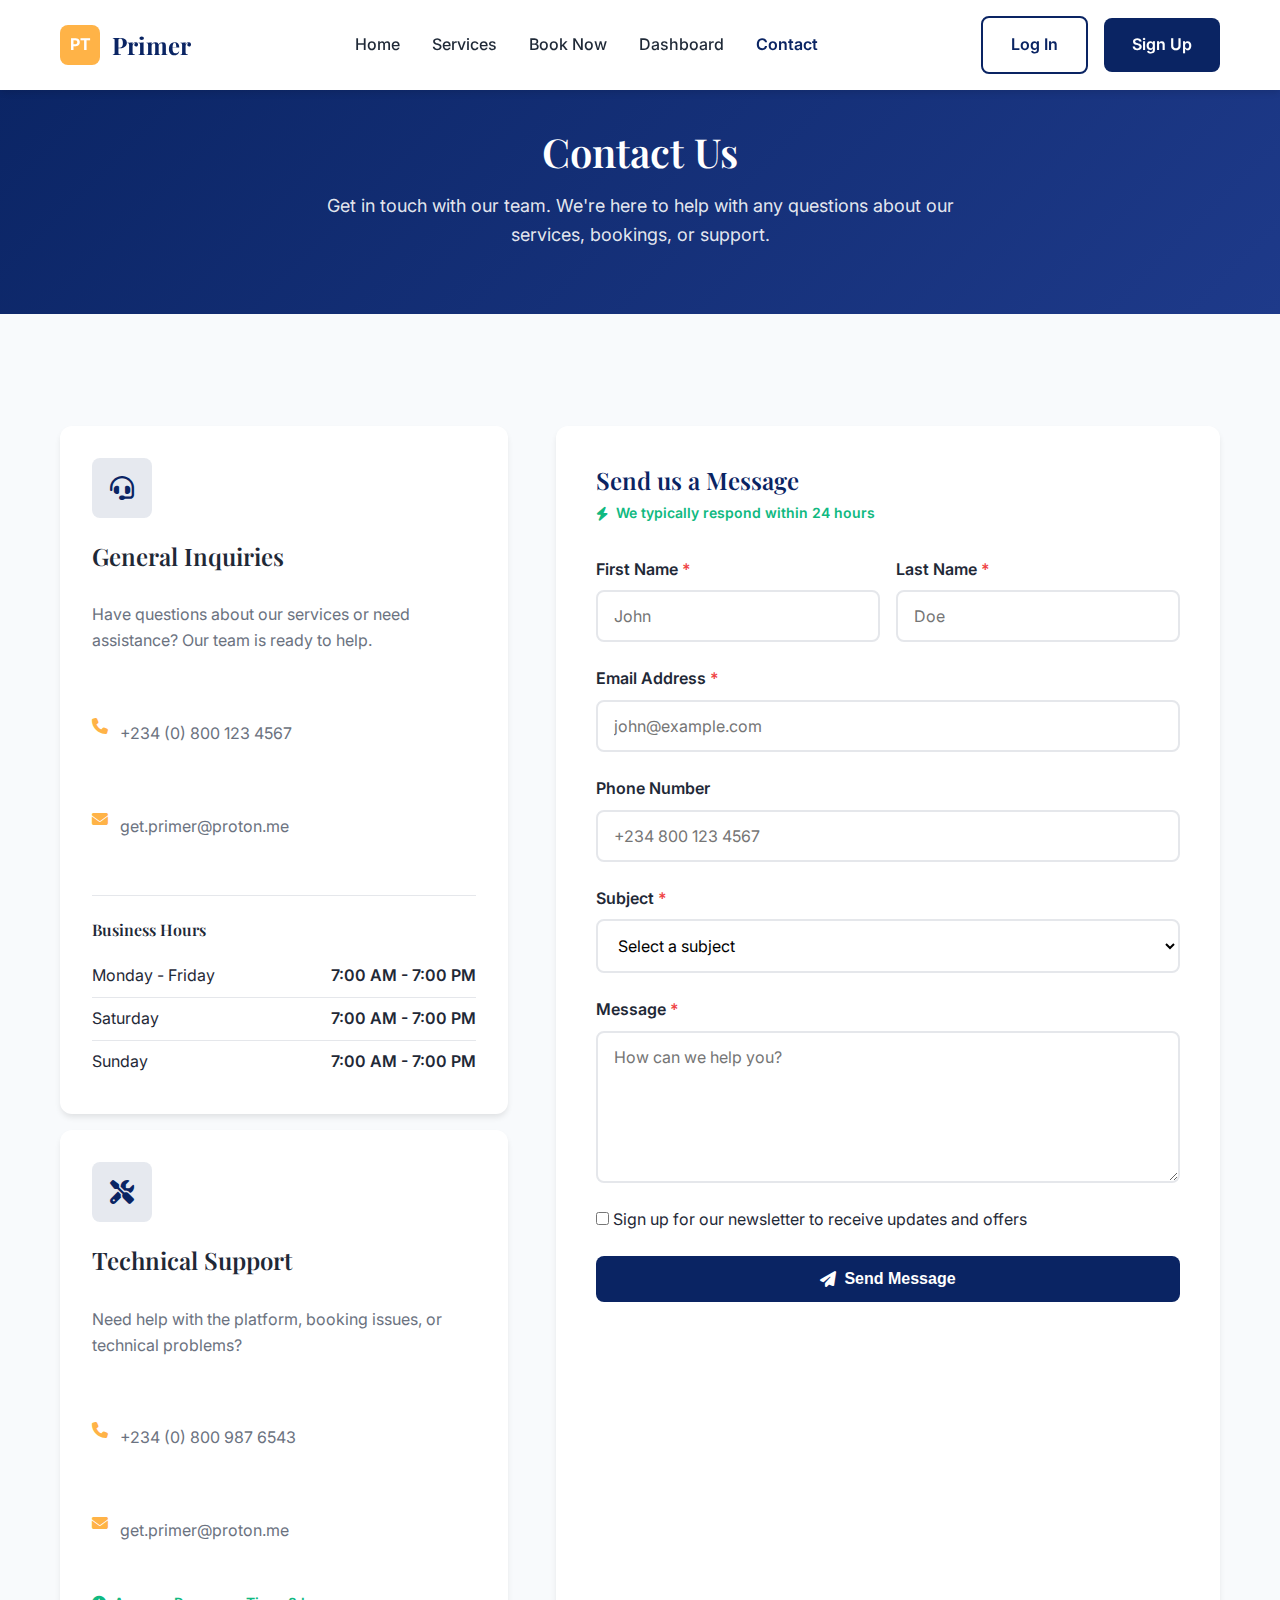
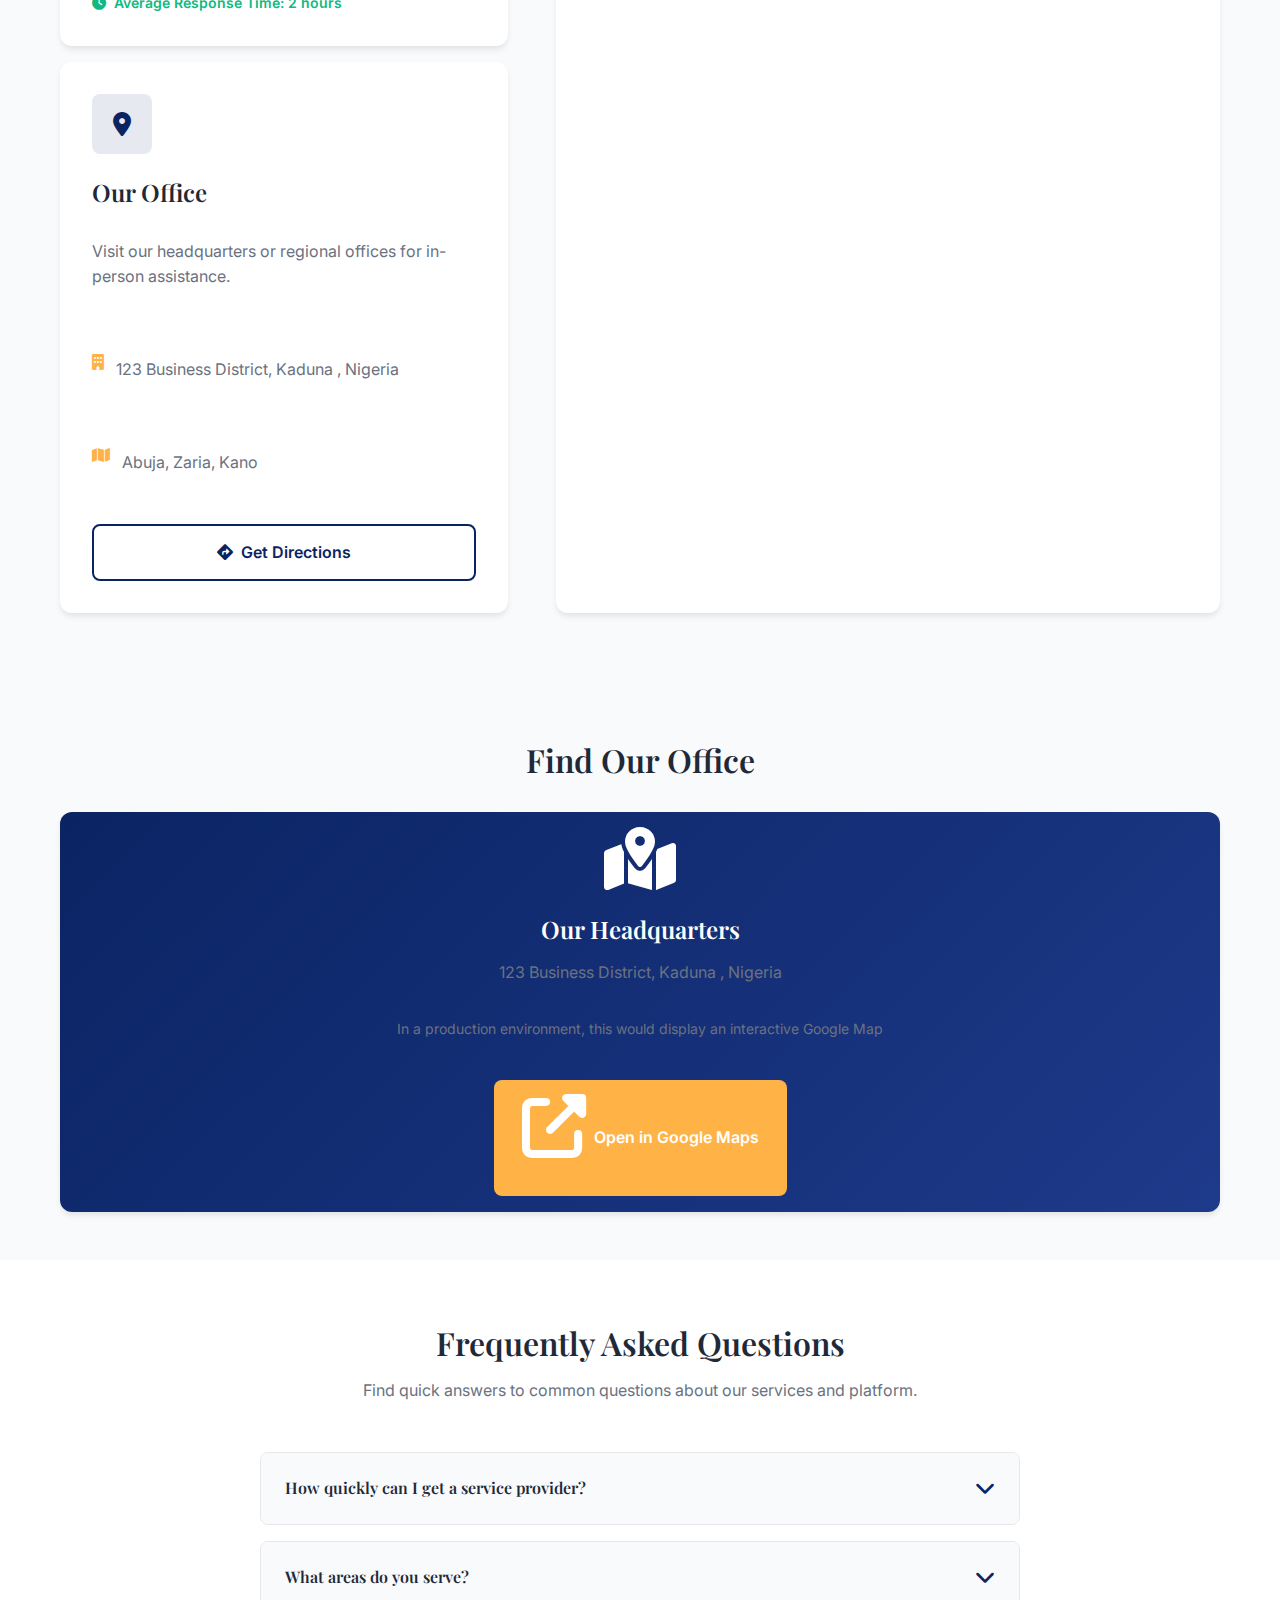
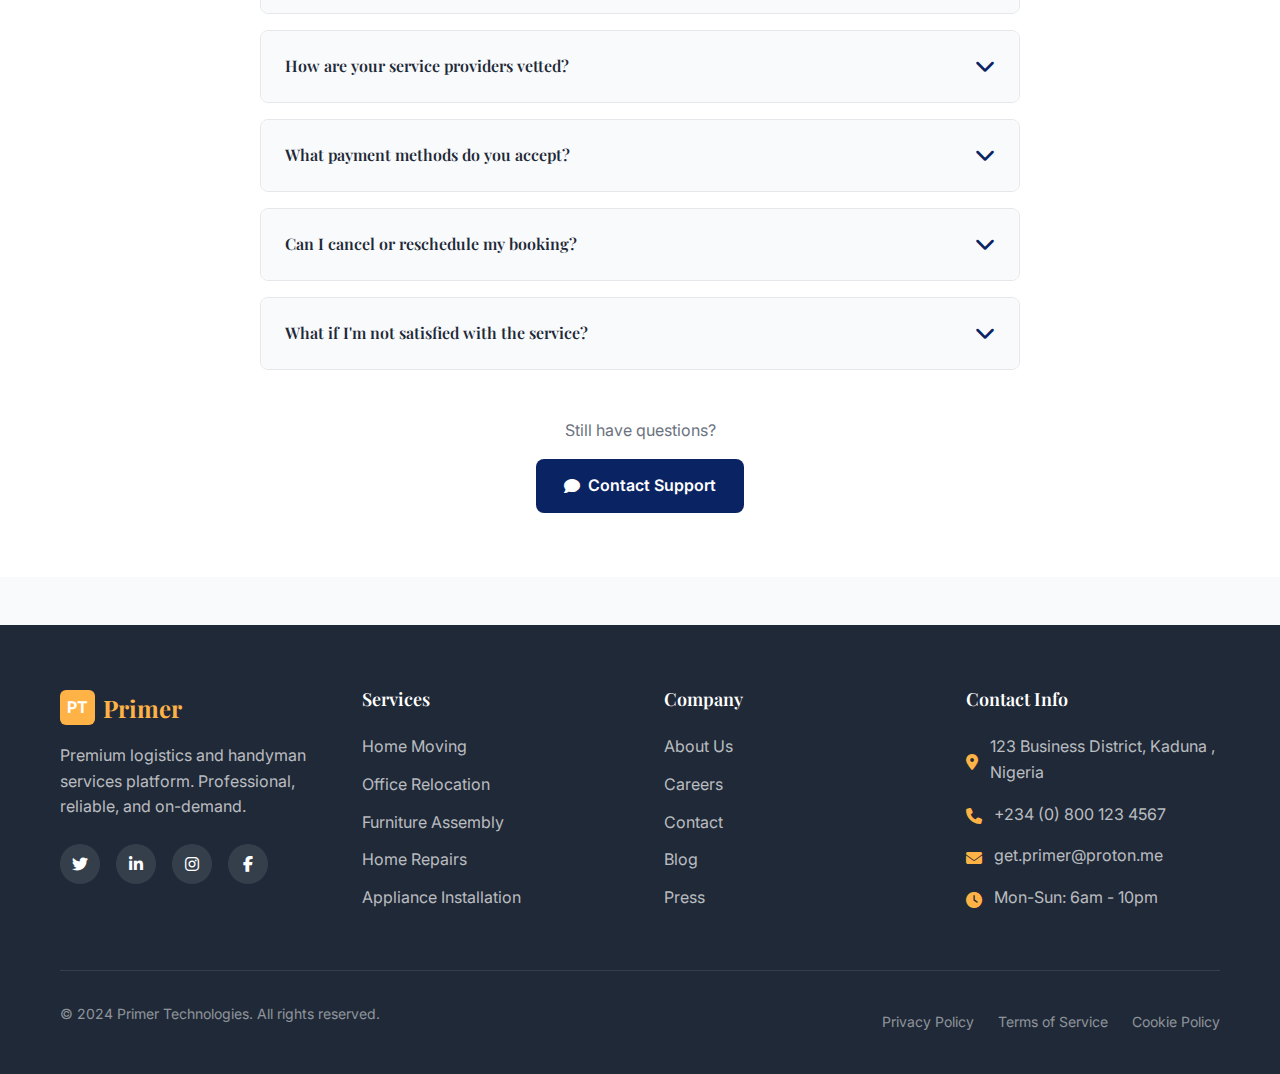
<file: contact.html>
<!DOCTYPE html>
<html lang="en">
<head>
    <meta charset="UTF-8">
    <meta name="viewport" content="width=device-width, initial-scale=1.0">
    <title>Contact Us - Primer Technologies</title>
    <link rel="preconnect" href="https://fonts.googleapis.com">
    <link rel="preconnect" href="https://fonts.gstatic.com" crossorigin>
    <link href="https://fonts.googleapis.com/css2?family=Playfair+Display:wght@400;500;600;700&family=Inter:wght@300;400;500;600;700&display=swap" rel="stylesheet">
    <link rel="stylesheet" href="https://cdnjs.cloudflare.com/ajax/libs/font-awesome/6.4.0/css/all.min.css">
    <style>
        /* ===== CSS RESET & GLOBAL STYLES ===== */
        :root {
            --primary: #0A2463;
            --primary-light: #1E3A8A;
            --accent: #FFB347;
            --accent-light: #FFCC80;
            --white: #FFFFFF;
            --surface: #F8FAFC;
            --text-primary: #1F2937;
            --text-secondary: #6B7280;
            --success: #10B981;
            --warning: #F59E0B;
            --error: #EF4444;
            --border: #E5E7EB;
            --shadow-sm: 0 1px 2px rgba(0, 0, 0, 0.05);
            --shadow: 0 4px 6px -1px rgba(0, 0, 0, 0.1);
            --shadow-lg: 0 10px 30px rgba(0, 0, 0, 0.08);
            --radius-sm: 4px;
            --radius: 8px;
            --radius-lg: 12px;
            --transition: all 0.3s ease;
        }

        * {
            margin: 0;
            padding: 0;
            box-sizing: border-box;
        }

        html {
            scroll-behavior: smooth;
        }

        body {
            font-family: 'Inter', sans-serif;
            line-height: 1.6;
            color: var(--text-primary);
            background-color: var(--surface);
            overflow-x: hidden;
        }

        h1, h2, h3, h4, h5, h6 {
            font-family: 'Playfair Display', serif;
            font-weight: 600;
            line-height: 1.2;
            margin-bottom: 1rem;
        }

        h1 {
            font-size: 2.5rem;
        }

        h2 {
            font-size: 2rem;
        }

        h3 {
            font-size: 1.5rem;
        }

        p {
            margin-bottom: 1rem;
            color: var(--text-secondary);
        }

        a {
            text-decoration: none;
            color: inherit;
        }

        img {
            max-width: 100%;
            height: auto;
        }

        .container {
            width: 100%;
            max-width: 1200px;
            margin: 0 auto;
            padding: 0 20px;
        }

        section {
            padding: 5rem 0;
        }

        .btn {
            display: inline-flex;
            align-items: center;
            justify-content: center;
            padding: 0.875rem 1.75rem;
            font-weight: 600;
            border-radius: var(--radius);
            cursor: pointer;
            transition: var(--transition);
            border: none;
            font-size: 1rem;
            gap: 0.5rem;
        }

        .btn-primary {
            background-color: var(--primary);
            color: var(--white);
        }

        .btn-primary:hover {
            background-color: var(--primary-light);
            transform: translateY(-2px);
            box-shadow: var(--shadow-lg);
        }

        .btn-accent {
            background-color: var(--accent);
            color: var(--white);
        }

        .btn-accent:hover {
            background-color: var(--accent-light);
            transform: translateY(-2px);
            box-shadow: var(--shadow-lg);
        }

        .btn-outline {
            background-color: transparent;
            color: var(--primary);
            border: 2px solid var(--primary);
        }

        .btn-outline:hover {
            background-color: var(--primary);
            color: var(--white);
        }

        .btn-large {
            padding: 1rem 2rem;
            font-size: 1.125rem;
        }

        .btn-full {
            width: 100%;
        }

        /* ===== HEADER & NAVIGATION ===== */
        .header {
            position: fixed;
            top: 0;
            left: 0;
            width: 100%;
            background-color: var(--white);
            box-shadow: var(--shadow);
            z-index: 1000;
            padding: 1rem 0;
        }

        .header-content {
            display: flex;
            justify-content: space-between;
            align-items: center;
        }

        .logo-container {
            display: flex;
            align-items: center;
            gap: 0.75rem;
        }

        .logo-img {
            height: 40px;
            width: auto;
        }

        .logo-text {
            font-family: 'Playfair Display', serif;
            font-weight: 700;
            font-size: 1.5rem;
            color: var(--primary);
        }

        .nav-desktop {
            display: flex;
            gap: 2rem;
            align-items: center;
        }

        .nav-link {
            font-weight: 500;
            color: var(--text-primary);
            transition: var(--transition);
        }

        .nav-link:hover {
            color: var(--primary);
        }

        .nav-link.active {
            color: var(--primary);
            font-weight: 600;
        }

        .user-actions {
            display: flex;
            align-items: center;
            gap: 1rem;
        }

        .user-profile {
            display: flex;
            align-items: center;
            gap: 0.5rem;
            cursor: pointer;
        }

        .user-avatar {
            width: 40px;
            height: 40px;
            border-radius: 50%;
            background-color: var(--primary);
            color: var(--white);
            display: flex;
            align-items: center;
            justify-content: center;
            font-weight: 600;
        }

        .mobile-menu-btn {
            display: none;
            background: none;
            border: none;
            font-size: 1.5rem;
            color: var(--primary);
            cursor: pointer;
        }

        .mobile-menu {
            position: fixed;
            top: 70px;
            left: 0;
            width: 100%;
            background-color: var(--white);
            box-shadow: var(--shadow);
            padding: 1rem;
            display: none;
            flex-direction: column;
            gap: 1rem;
            z-index: 999;
        }

        .mobile-menu.active {
            display: flex;
        }

        /* ===== PAGE HEADER ===== */
        .page-header {
            background: linear-gradient(135deg, #0A2463 0%, #1E3A8A 100%);
            color: var(--white);
            padding: 8rem 0 4rem;
            text-align: center;
        }

        .page-header h1 {
            color: var(--white);
            margin-bottom: 1rem;
        }

        .page-header p {
            color: rgba(255, 255, 255, 0.9);
            max-width: 700px;
            margin: 0 auto;
            font-size: 1.125rem;
        }

        /* ===== CONTACT PAGE ===== */
        .contact-container {
            display: grid;
            grid-template-columns: 1fr 1fr;
            gap: 3rem;
            margin-top: 2rem;
        }

        /* Contact Info Side */
        .contact-info {
            display: flex;
            flex-direction: column;
            gap: 2rem;
        }

        .contact-card {
            background-color: var(--white);
            border-radius: var(--radius-lg);
            padding: 2rem;
            box-shadow: var(--shadow);
            transition: var(--transition);
        }

        .contact-card:hover {
            transform: translateY(-5px);
            box-shadow: var(--shadow-lg);
        }

        .contact-icon {
            width: 60px;
            height: 60px;
            border-radius: var(--radius);
            background-color: rgba(10, 36, 99, 0.1);
            color: var(--primary);
            display: flex;
            align-items: center;
            justify-content: center;
            font-size: 1.5rem;
            margin-bottom: 1.5rem;
        }

        .contact-details {
            display: flex;
            flex-direction: column;
            gap: 1rem;
        }

        .contact-item {
            display: flex;
            align-items: flex-start;
            gap: 0.75rem;
        }

        .contact-item i {
            color: var(--accent);
            margin-top: 0.25rem;
        }

        .business-hours {
            margin-top: 1.5rem;
            padding-top: 1.5rem;
            border-top: 1px solid var(--border);
        }

        .hours-table {
            width: 100%;
            border-collapse: collapse;
        }

        .hours-table tr {
            border-bottom: 1px solid var(--border);
        }

        .hours-table tr:last-child {
            border-bottom: none;
        }

        .hours-table td {
            padding: 0.5rem 0;
        }

        .hours-table td:last-child {
            text-align: right;
            font-weight: 600;
        }

        /* Contact Form Side */
        .contact-form-container {
            background-color: var(--white);
            border-radius: var(--radius-lg);
            padding: 2.5rem;
            box-shadow: var(--shadow);
        }

        .form-header {
            margin-bottom: 2rem;
        }

        .form-header h3 {
            color: var(--primary);
            margin-bottom: 0.5rem;
        }

        .response-time {
            display: flex;
            align-items: center;
            gap: 0.5rem;
            color: var(--success);
            font-weight: 600;
            font-size: 0.875rem;
        }

        .contact-form {
            display: flex;
            flex-direction: column;
            gap: 1.5rem;
        }

        .form-group {
            display: flex;
            flex-direction: column;
            gap: 0.5rem;
        }

        .form-label {
            font-weight: 600;
            color: var(--text-primary);
        }

        .form-label .required {
            color: var(--error);
        }

        .form-input, .form-textarea, .form-select {
            padding: 0.875rem 1rem;
            border: 2px solid var(--border);
            border-radius: var(--radius);
            font-size: 1rem;
            transition: var(--transition);
            font-family: 'Inter', sans-serif;
        }

        .form-input:focus, .form-textarea:focus, .form-select:focus {
            outline: none;
            border-color: var(--primary);
            box-shadow: 0 0 0 3px rgba(10, 36, 99, 0.1);
        }

        .form-textarea {
            resize: vertical;
            min-height: 150px;
        }

        .form-select {
            background-color: var(--white);
            cursor: pointer;
        }

        .form-row {
            display: grid;
            grid-template-columns: 1fr 1fr;
            gap: 1rem;
        }

        .error-message {
            color: var(--error);
            font-size: 0.875rem;
            margin-top: 0.25rem;
            display: none;
        }

        .error-message.show {
            display: block;
        }

        .form-input.error, .form-textarea.error, .form-select.error {
            border-color: var(--error);
        }

        /* ===== MAP SECTION ===== */
        .map-section {
            padding: 3rem 0;
        }

        .map-container {
            background-color: var(--white);
            border-radius: var(--radius-lg);
            overflow: hidden;
            box-shadow: var(--shadow);
            height: 400px;
        }

        .map-placeholder {
            width: 100%;
            height: 100%;
            background: linear-gradient(135deg, #0A2463 0%, #1E3A8A 100%);
            display: flex;
            flex-direction: column;
            align-items: center;
            justify-content: center;
            color: var(--white);
            text-align: center;
            padding: 2rem;
        }

        .map-placeholder i {
            font-size: 4rem;
            margin-bottom: 1.5rem;
        }

        /* ===== FAQ SECTION ===== */
        .faq-section {
            background-color: var(--white);
            padding: 4rem 0;
        }

        .faq-container {
            max-width: 800px;
            margin: 0 auto;
        }

        .faq-header {
            text-align: center;
            margin-bottom: 3rem;
        }

        .faq-item {
            border: 1px solid var(--border);
            border-radius: var(--radius);
            margin-bottom: 1rem;
            overflow: hidden;
        }

        .faq-question {
            padding: 1.5rem;
            display: flex;
            justify-content: space-between;
            align-items: center;
            cursor: pointer;
            background-color: var(--surface);
            transition: var(--transition);
        }

        .faq-question:hover {
            background-color: rgba(10, 36, 99, 0.05);
        }

        .faq-question h4 {
            margin-bottom: 0;
            flex: 1;
        }

        .faq-toggle {
            background: none;
            border: none;
            color: var(--primary);
            font-size: 1.25rem;
            cursor: pointer;
            transition: var(--transition);
        }

        .faq-answer {
            padding: 0 1.5rem;
            max-height: 0;
            overflow: hidden;
            transition: max-height 0.3s ease;
        }

        .faq-answer.active {
            padding: 1.5rem;
            max-height: 500px;
        }

        .faq-answer p {
            margin-bottom: 0;
        }

        /* ===== SUPPORT PAGE ===== */
        .support-categories {
            display: grid;
            grid-template-columns: repeat(auto-fit, minmax(300px, 1fr));
            gap: 2rem;
            margin-top: 3rem;
        }

        .support-category {
            background-color: var(--white);
            border-radius: var(--radius-lg);
            padding: 2.5rem;
            text-align: center;
            box-shadow: var(--shadow);
            transition: var(--transition);
        }

        .support-category:hover {
            transform: translateY(-8px);
            box-shadow: var(--shadow-lg);
        }

        .support-icon {
            width: 80px;
            height: 80px;
            border-radius: var(--radius);
            margin: 0 auto 1.5rem;
            display: flex;
            align-items: center;
            justify-content: center;
            font-size: 2.5rem;
            color: var(--white);
        }

        .support-icon.general {
            background: linear-gradient(135deg, #0A2463 0%, #1E3A8A 100%);
        }

        .support-icon.technical {
            background: linear-gradient(135deg, #FFB347 0%, #FFCC80 100%);
        }

        .support-icon.billing {
            background: linear-gradient(135deg, #10B981 0%, #34D399 100%);
        }

        .support-category h3 {
            margin-bottom: 1rem;
            color: var(--primary);
        }

        .support-category p {
            margin-bottom: 1.5rem;
        }

        .support-stats {
            display: grid;
            grid-template-columns: repeat(auto-fit, minmax(200px, 1fr));
            gap: 2rem;
            margin-top: 4rem;
            text-align: center;
        }

        .stat-item {
            padding: 2rem;
            background-color: var(--white);
            border-radius: var(--radius-lg);
            box-shadow: var(--shadow);
        }

        .stat-value {
            font-size: 2.5rem;
            font-weight: 700;
            color: var(--primary);
            margin-bottom: 0.5rem;
        }

        .stat-label {
            color: var(--text-secondary);
            font-size: 0.875rem;
        }

        /* ===== TICKET SYSTEM ===== */
        .ticket-system {
            background-color: var(--white);
            border-radius: var(--radius-lg);
            padding: 2.5rem;
            margin-top: 3rem;
            box-shadow: var(--shadow);
        }

        .ticket-form {
            display: flex;
            flex-direction: column;
            gap: 1.5rem;
        }

        .priority-badges {
            display: flex;
            gap: 1rem;
            flex-wrap: wrap;
            margin-top: 0.5rem;
        }

        .priority-badge {
            padding: 0.5rem 1rem;
            border: 2px solid var(--border);
            border-radius: var(--radius);
            cursor: pointer;
            transition: var(--transition);
            font-weight: 600;
            font-size: 0.875rem;
        }

        .priority-badge:hover {
            border-color: var(--primary);
        }

        .priority-badge.selected {
            border-color: var(--primary);
            background-color: rgba(10, 36, 99, 0.1);
        }

        .priority-low {
            color: var(--success);
        }

        .priority-medium {
            color: var(--warning);
        }

        .priority-high {
            color: var(--error);
        }

        .file-upload {
            border: 2px dashed var(--border);
            border-radius: var(--radius);
            padding: 2rem;
            text-align: center;
            cursor: pointer;
            transition: var(--transition);
        }

        .file-upload:hover {
            border-color: var(--primary);
            background-color: rgba(10, 36, 99, 0.05);
        }

        .file-upload i {
            font-size: 2.5rem;
            color: var(--text-secondary);
            margin-bottom: 1rem;
        }

        .file-input {
            display: none;
        }

        .upload-hint {
            font-size: 0.875rem;
            color: var(--text-secondary);
            margin-top: 0.5rem;
        }

        /* ===== SUCCESS MESSAGE ===== */
        .success-message {
            text-align: center;
            padding: 4rem 2rem;
            display: none;
        }

        .success-icon {
            font-size: 4rem;
            color: var(--success);
            margin-bottom: 1.5rem;
        }

        /* ===== LOADING OVERLAY ===== */
        .loading-overlay {
            position: fixed;
            top: 0;
            left: 0;
            width: 100%;
            height: 100%;
            background-color: rgba(0, 0, 0, 0.7);
            display: none;
            align-items: center;
            justify-content: center;
            z-index: 3000;
        }

        .loading-overlay.active {
            display: flex;
        }

        .loading-spinner {
            width: 60px;
            height: 60px;
            border: 4px solid var(--white);
            border-top-color: var(--accent);
            border-radius: 50%;
            animation: spin 1s linear infinite;
        }

        @keyframes spin {
            to { transform: rotate(360deg); }
        }

        /* ===== FOOTER ===== */
        .footer {
            background-color: var(--text-primary);
            color: var(--white);
            padding: 4rem 0 2rem;
            margin-top: 3rem;
        }

        .footer-content {
            display: grid;
            grid-template-columns: repeat(4, 1fr);
            gap: 3rem;
            margin-bottom: 3rem;
        }

        .footer-logo-container {
            display: flex;
            align-items: center;
            gap: 0.5rem;
            margin-bottom: 1rem;
        }

        .footer-logo-img {
            height: 35px;
            width: auto;
        }

        .footer-logo-text {
            font-family: 'Playfair Display', serif;
            font-weight: 700;
            font-size: 1.5rem;
            color: var(--accent);
        }

        .footer-description {
            color: rgba(255, 255, 255, 0.7);
            margin-bottom: 1.5rem;
        }

        .social-links {
            display: flex;
            gap: 1rem;
        }

        .social-link {
            width: 40px;
            height: 40px;
            border-radius: 50%;
            background-color: rgba(255, 255, 255, 0.1);
            display: flex;
            align-items: center;
            justify-content: center;
            transition: var(--transition);
        }

        .social-link:hover {
            background-color: var(--accent);
            color: var(--text-primary);
        }

        .footer-heading {
            font-size: 1.125rem;
            margin-bottom: 1.5rem;
            color: var(--white);
        }

        .footer-links {
            list-style: none;
        }

        .footer-link {
            margin-bottom: 0.75rem;
        }

        .footer-link a {
            color: rgba(255, 255, 255, 0.7);
            transition: var(--transition);
        }

        .footer-link a:hover {
            color: var(--accent);
            padding-left: 5px;
        }

        .contact-info {
            display: flex;
            flex-direction: column;
            gap: 1rem;
        }

        .contact-item {
            display: flex;
            align-items: center;
            gap: 0.75rem;
            color: rgba(255, 255, 255, 0.7);
        }

        .contact-item i {
            color: var(--accent);
        }

        .footer-bottom {
            padding-top: 2rem;
            border-top: 1px solid rgba(255, 255, 255, 0.1);
            display: flex;
            justify-content: space-between;
            align-items: center;
            flex-wrap: wrap;
            gap: 1rem;
        }

        .copyright {
            color: rgba(255, 255, 255, 0.5);
            font-size: 0.875rem;
        }

        .footer-bottom-links {
            display: flex;
            gap: 1.5rem;
        }

        .footer-bottom-link {
            color: rgba(255, 255, 255, 0.5);
            font-size: 0.875rem;
            transition: var(--transition);
        }

        .footer-bottom-link:hover {
            color: var(--accent);
        }

        /* ===== RESPONSIVE STYLES ===== */
        @media (max-width: 1024px) {
            .contact-container {
                grid-template-columns: 1fr;
            }
            
            .footer-content {
                grid-template-columns: repeat(2, 1fr);
            }
        }

        @media (max-width: 768px) {
            .header {
                padding: 0.75rem 0;
            }
            
            .nav-desktop {
                display: none;
            }
            
            .mobile-menu-btn {
                display: block;
            }
            
            .user-actions .btn {
                display: none;
            }
            
            .page-header {
                padding: 7rem 0 3rem;
            }
            
            section {
                padding: 3rem 0;
            }
            
            .form-row {
                grid-template-columns: 1fr;
            }
            
            .support-categories {
                grid-template-columns: 1fr;
            }
            
            .footer-content {
                grid-template-columns: 1fr;
                gap: 2rem;
            }
            
            .footer-bottom {
                flex-direction: column;
                text-align: center;
            }
        }

        @media (max-width: 480px) {
            h1 {
                font-size: 2rem;
            }
            
            h2 {
                font-size: 1.5rem;
            }
            
            .contact-form-container {
                padding: 1.5rem;
            }
            
            .contact-card {
                padding: 1.5rem;
            }
            
            .priority-badges {
                flex-direction: column;
            }
            
            .support-stats {
                grid-template-columns: 1fr;
            }
        }
    </style>
</head>
<body>
    <!-- ===== HEADER ===== -->
    <header class="header">
        <div class="container header-content">
            <div class="logo-container">
                <div class="logo-img-placeholder" style="width: 40px; height: 40px; background: var(--accent); border-radius: 8px; display: flex; align-items: center; justify-content: center; color: white; font-weight: bold;">PT</div>
                <div class="logo-text">Primer</div>
            </div>
            
            <nav class="nav-desktop">
                <a href="index.html" class="nav-link">Home</a>
                <a href="services.html" class="nav-link">Services</a>
                <a href="booking.html" class="nav-link">Book Now</a>
                <a href="dashboard.html" class="nav-link">Dashboard</a>
                <a href="contact.html" class="nav-link active">Contact</a>
            </nav>
            
            <div class="user-actions">
                <a href="login.html" class="btn btn-outline">Log In</a>
                <a href="register.html" class="btn btn-primary">Sign Up</a>
                <button class="mobile-menu-btn" id="mobileMenuBtn">
                    <i class="fas fa-bars"></i>
                </button>
            </div>
        </div>
        
        <div class="mobile-menu" id="mobileMenu">
            <a href="index.html" class="nav-link">Home</a>
            <a href="services.html" class="nav-link">Services</a>
            <a href="booking.html" class="nav-link">Book Now</a>
            <a href="dashboard.html" class="nav-link">Dashboard</a>
            <a href="contact.html" class="nav-link active">Contact</a>
            <div class="mobile-auth">
                <a href="login.html" class="btn btn-outline btn-full">Log In</a>
                <a href="register.html" class="btn btn-primary btn-full">Sign Up</a>
            </div>
        </div>
    </header>

    <!-- ===== PAGE HEADER ===== -->
    <section class="page-header">
        <div class="container">
            <h1>Contact Us</h1>
            <p>Get in touch with our team. We're here to help with any questions about our services, bookings, or support.</p>
        </div>
    </section>

    <!-- ===== CONTACT PAGE ===== -->
    <section class="contact-page">
        <div class="container">
            <div class="contact-container">
                <!-- Contact Information -->
                <div class="contact-info">
                    <!-- General Contact Card -->
                    <div class="contact-card">
                        <div class="contact-icon">
                            <i class="fas fa-headset"></i>
                        </div>
                        <div class="contact-details">
                            <h3>General Inquiries</h3>
                            <p>Have questions about our services or need assistance? Our team is ready to help.</p>
                            
                            <div class="contact-item">
                                <i class="fas fa-phone"></i>
                                <div>
                                    <h4>Phone</h4>
                                    <p>+234 (0) 800 123 4567</p>
                                </div>
                            </div>
                            
                            <div class="contact-item">
                                <i class="fas fa-envelope"></i>
                                <div>
                                    <h4>Email</h4>
                                    <p>get.primer@proton.me</p>
                                </div>
                            </div>
                            
                            <div class="business-hours">
                                <h4>Business Hours</h4>
                                <table class="hours-table">
                                    <tr>
                                        <td>Monday - Friday</td>
                                        <td>7:00 AM - 7:00 PM</td>
                                    </tr>
                                    <tr>
                                        <td>Saturday</td>
                                        <td>7:00 AM - 7:00 PM</td>
                                    </tr>
                                    <tr>
                                        <td>Sunday</td>
                                        <td>7:00 AM - 7:00 PM</td>
                                    </tr>
                                </table>
                            </div>
                        </div>
                    </div>

                    <!-- Technical Support Card -->
                    <div class="contact-card">
                        <div class="contact-icon">
                            <i class="fas fa-tools"></i>
                        </div>
                        <div class="contact-details">
                            <h3>Technical Support</h3>
                            <p>Need help with the platform, booking issues, or technical problems?</p>
                            
                            <div class="contact-item">
                                <i class="fas fa-phone"></i>
                                <div>
                                    <h4>Support Line</h4>
                                    <p>+234 (0) 800 987 6543</p>
                                </div>
                            </div>
                            
                            <div class="contact-item">
                                <i class="fas fa-envelope"></i>
                                <div>
                                    <h4>Support Email</h4>
                                    <p>get.primer@proton.me</p>
                                </div>
                            </div>
                            
                            <div class="response-time" style="margin-top: 1rem;">
                                <i class="fas fa-clock"></i>
                                <span>Average Response Time: 2 hours</span>
                            </div>
                        </div>
                    </div>

                    <!-- Office Location Card -->
                    <div class="contact-card">
                        <div class="contact-icon">
                            <i class="fas fa-map-marker-alt"></i>
                        </div>
                        <div class="contact-details">
                            <h3>Our Office</h3>
                            <p>Visit our headquarters or regional offices for in-person assistance.</p>
                            
                            <div class="contact-item">
                                <i class="fas fa-building"></i>
                                <div>
                                    <h4>Headquarters</h4>
                                    <p>123 Business District, Kaduna , Nigeria</p>
                                </div>
                            </div>
                            
                            <div class="contact-item">
                                <i class="fas fa-map"></i>
                                <div>
                                    <h4>Regional Offices</h4>
                                    <p>Abuja, Zaria, Kano</p>
                                </div>
                            </div>
                            
                            <a href="#map" class="btn btn-outline" style="margin-top: 1rem;">
                                <i class="fas fa-directions"></i>
                                Get Directions
                            </a>
                        </div>
                    </div>
                </div>

                <!-- Contact Form -->
                <div class="contact-form-container">
                    <div class="form-header">
                        <h3>Send us a Message</h3>
                        <div class="response-time">
                            <i class="fas fa-bolt"></i>
                            <span>We typically respond within 24 hours</span>
                        </div>
                    </div>
                    
                    <!-- Formspree Contact Form -->
                    <form class="contact-form" id="contactForm" action="https://formspree.io/f/xpzvpzkv" method="POST">
                        <div class="form-row">
                            <div class="form-group">
                                <label class="form-label">First Name <span class="required">*</span></label>
                                <input type="text" class="form-input" id="firstName" name="first_name" placeholder="John" required>
                                <div class="error-message" id="firstNameError">Please enter your first name.</div>
                            </div>
                            
                            <div class="form-group">
                                <label class="form-label">Last Name <span class="required">*</span></label>
                                <input type="text" class="form-input" id="lastName" name="last_name" placeholder="Doe" required>
                                <div class="error-message" id="lastNameError">Please enter your last name.</div>
                            </div>
                        </div>
                        
                        <div class="form-group">
                            <label class="form-label">Email Address <span class="required">*</span></label>
                            <input type="email" class="form-input" id="email" name="email" placeholder="john@example.com" required>
                            <div class="error-message" id="emailError">Please enter a valid email address.</div>
                        </div>
                        
                        <div class="form-group">
                            <label class="form-label">Phone Number</label>
                            <input type="tel" class="form-input" id="phone" name="phone" placeholder="+234 800 123 4567">
                            <div class="error-message" id="phoneError">Please enter a valid phone number.</div>
                        </div>
                        
                        <div class="form-group">
                            <label class="form-label">Subject <span class="required">*</span></label>
                            <select class="form-select" id="subject" name="subject" required>
                                <option value="">Select a subject</option>
                                <option value="general">General Inquiry</option>
                                <option value="booking">Booking Assistance</option>
                                <option value="technical">Technical Support</option>
                                <option value="billing">Billing Question</option>
                                <option value="feedback">Feedback & Suggestions</option>
                                <option value="other">Other</option>
                            </select>
                            <div class="error-message" id="subjectError">Please select a subject.</div>
                        </div>
                        
                        <div class="form-group">
                            <label class="form-label">Message <span class="required">*</span></label>
                            <textarea class="form-textarea" id="message" name="message" placeholder="How can we help you?" rows="6" required></textarea>
                            <div class="error-message" id="messageError">Please enter your message.</div>
                        </div>
                        
                        <div class="form-group">
                            <div class="checkbox-group">
                                <input type="checkbox" id="newsletterOptIn" name="newsletter_opt_in">
                                <label class="checkbox-label" for="newsletterOptIn">
                                    Sign up for our newsletter to receive updates and offers
                                </label>
                            </div>
                        </div>
                        
                        <button type="submit" class="btn btn-primary btn-full">
                            <i class="fas fa-paper-plane"></i>
                            Send Message
                        </button>
                    </form>
                    
                    <!-- Success Message -->
                    <div class="success-message" id="contactSuccess">
                        <div class="success-icon">
                            <i class="fas fa-check-circle"></i>
                        </div>
                        <h3>Message Sent!</h3>
                        <p>Thank you for contacting us. We'll get back to you within 24 hours.</p>
                        <button class="btn btn-outline" id="sendAnotherMessage" style="margin-top: 1.5rem;">
                            <i class="fas fa-plus"></i>
                            Send Another Message
                        </button>
                    </div>
                </div>
            </div>
        </div>
    </section>

    <!-- ===== MAP SECTION ===== -->
    <section class="map-section" id="map">
        <div class="container">
            <h2 style="text-align: center; margin-bottom: 2rem;">Find Our Office</h2>
            <div class="map-container">
                <div class="map-placeholder">
                    <i class="fas fa-map-marked-alt"></i>
                    <h3>Our Headquarters</h3>
                    <p>123 Business District, Kaduna , Nigeria</p>
                    <p style="margin-top: 1rem; font-size: 0.875rem;">In a production environment, this would display an interactive Google Map</p>
                    <a href="https://maps.google.com/?q=123+Business+District+Kaduna +Nigeria" target="_blank" class="btn btn-accent" style="margin-top: 1.5rem;">
                        <i class="fas fa-external-link-alt"></i>
                        Open in Google Maps
                    </a>
                </div>
            </div>
        </div>
    </section>

    <!-- ===== FAQ SECTION ===== -->
    <section class="faq-section">
        <div class="container faq-container">
            <div class="faq-header">
                <h2>Frequently Asked Questions</h2>
                <p>Find quick answers to common questions about our services and platform.</p>
            </div>
            
            <div class="faq-list">
                <!-- FAQ Item 1 -->
                <div class="faq-item">
                    <div class="faq-question">
                        <h4>How quickly can I get a service provider?</h4>
                        <button class="faq-toggle">
                            <i class="fas fa-chevron-down"></i>
                        </button>
                    </div>
                    <div class="faq-answer">
                        <p>For ASAP bookings, we can dispatch a provider within 1-2 hours. For scheduled bookings, you can book for same-day or future dates based on provider availability. Most services are available within 24 hours of booking.</p>
                    </div>
                </div>
                
                <!-- FAQ Item 2 -->
                <div class="faq-item">
                    <div class="faq-question">
                        <h4>What areas do you serve?</h4>
                        <button class="faq-toggle">
                            <i class="fas fa-chevron-down"></i>
                        </button>
                    </div>
                    <div class="faq-answer">
                        <p>We currently serve Kaduna , Abuja, Zaria, and Kano. We're expanding to more cities across Nigeria. Check our services page for availability in your specific area.</p>
                    </div>
                </div>
                
                <!-- FAQ Item 3 -->
                <div class="faq-item">
                    <div class="faq-question">
                        <h4>How are your service providers vetted?</h4>
                        <button class="faq-toggle">
                            <i class="fas fa-chevron-down"></i>
                        </button>
                    </div>
                    <div class="faq-answer">
                        <p>All providers undergo a rigorous 5-step vetting process: background checks, skill verification, reference checks, training, and ongoing performance monitoring. Only 15% of applicants are accepted.</p>
                    </div>
                </div>
                
                <!-- FAQ Item 4 -->
                <div class="faq-item">
                    <div class="faq-question">
                        <h4>What payment methods do you accept?</h4>
                        <button class="faq-toggle">
                            <i class="fas fa-chevron-down"></i>
                        </button>
                    </div>
                    <div class="faq-answer">
                        <p>We accept card payments (Visa, Mastercard, Verve), bank transfers, digital wallets, and cash on service. All online payments are secured with bank-level encryption.</p>
                    </div>
                </div>
                
                <!-- FAQ Item 5 -->
                <div class="faq-item">
                    <div class="faq-question">
                        <h4>Can I cancel or reschedule my booking?</h4>
                        <button class="faq-toggle">
                            <i class="fas fa-chevron-down"></i>
                        </button>
                    </div>
                    <div class="faq-answer">
                        <p>Yes, you can cancel or reschedule up to 2 hours before the scheduled service time through your dashboard. Cancellation fees may apply for late cancellations (within 2 hours of service time).</p>
                    </div>
                </div>
                
                <!-- FAQ Item 6 -->
                <div class="faq-item">
                    <div class="faq-question">
                        <h4>What if I'm not satisfied with the service?</h4>
                        <button class="faq-toggle">
                            <i class="fas fa-chevron-down"></i>
                        </button>
                    </div>
                    <div class="faq-answer">
                        <p>Your satisfaction is guaranteed. If you're not happy with the service, contact us within 24 hours and we'll either send another provider to fix the issue or provide a full refund.</p>
                    </div>
                </div>
            </div>
            
            <div style="text-align: center; margin-top: 3rem;">
                <p>Still have questions?</p>
                <a href="#contactForm" class="btn btn-primary">
                    <i class="fas fa-comment"></i>
                    Contact Support
                </a>
            </div>
        </div>
    </section>

    <!-- ===== SUPPORT PAGE (Alternative View) ===== -->
    <section class="support-page" style="display: none;">
        <div class="container">
            <div class="page-header" style="background: none; padding: 0; text-align: left;">
                <h1>Support Center</h1>
                <p>Get help with bookings, technical issues, billing questions, and more.</p>
            </div>
            
            <!-- Support Stats -->
            <div class="support-stats">
                <div class="stat-item">
                    <div class="stat-value">24/7</div>
                    <div class="stat-label">Support Available</div>
                </div>
                <div class="stat-item">
                    <div class="stat-value">2h</div>
                    <div class="stat-label">Avg. Response Time</div>
                </div>
                <div class="stat-item">
                    <div class="stat-value">98%</div>
                    <div class="stat-label">Satisfaction Rate</div>
                </div>
                <div class="stat-item">
                    <div class="stat-value">5000+</div>
                    <div class="stat-label">Issues Resolved</div>
                </div>
            </div>
            
            <!-- Support Categories -->
            <div class="support-categories">
                <div class="support-category">
                    <div class="support-icon general">
                        <i class="fas fa-headset"></i>
                    </div>
                    <h3>General Support</h3>
                    <p>Questions about bookings, services, or general inquiries</p>
                    <a href="#contactForm" class="btn btn-outline">
                        <i class="fas fa-envelope"></i>
                        Contact Support
                    </a>
                </div>
                
                <div class="support-category">
                    <div class="support-icon technical">
                        <i class="fas fa-tools"></i>
                    </div>
                    <h3>Technical Issues</h3>
                    <p>Problems with the website, app, or booking system</p>
                    <a href="#contactForm" class="btn btn-outline">
                        <i class="fas fa-bug"></i>
                        Report Issue
                    </a>
                </div>
                
                <div class="support-category">
                    <div class="support-icon billing">
                        <i class="fas fa-credit-card"></i>
                    </div>
                    <h3>Billing Support</h3>
                    <p>Payment issues, refunds, or billing questions</p>
                    <a href="#contactForm" class="btn btn-outline">
                        <i class="fas fa-file-invoice"></i>
                        Billing Help
                    </a>
                </div>
            </div>
            
            <!-- Support Ticket System -->
            <div class="ticket-system" id="ticketSystem">
                <div class="form-header">
                    <h3>Submit a Support Ticket</h3>
                    <p>For urgent issues, submit a detailed ticket and we'll prioritize your request.</p>
                </div>
                
                <!-- Formspree Support Form -->
                <form class="ticket-form" id="supportForm" action="https://formspree.io/f/xpzvpzkv" method="POST">
                    <input type="hidden" name="form_type" value="support_ticket">
                    
                    <div class="form-group">
                        <label class="form-label">Ticket Priority <span class="required">*</span></label>
                        <div class="priority-badges">
                            <div class="priority-badge priority-low" data-priority="low">
                                <i class="fas fa-arrow-down"></i>
                                Low Priority
                            </div>
                            <div class="priority-badge priority-medium" data-priority="medium">
                                <i class="fas fa-minus"></i>
                                Medium Priority
                            </div>
                            <div class="priority-badge priority-high" data-priority="high">
                                <i class="fas fa-arrow-up"></i>
                                High Priority
                            </div>
                        </div>
                        <input type="hidden" id="ticketPriority" name="priority" value="medium" required>
                        <div class="error-message" id="priorityError">Please select a priority level.</div>
                    </div>
                    
                    <div class="form-row">
                        <div class="form-group">
                            <label class="form-label">Your Name <span class="required">*</span></label>
                            <input type="text" class="form-input" id="ticketName" name="name" placeholder="John Doe" required>
                            <div class="error-message" id="ticketNameError">Please enter your name.</div>
                        </div>
                        
                        <div class="form-group">
                            <label class="form-label">Email Address <span class="required">*</span></label>
                            <input type="email" class="form-input" id="ticketEmail" name="email" placeholder="john@example.com" required>
                            <div class="error-message" id="ticketEmailError">Please enter a valid email address.</div>
                        </div>
                    </div>
                    
                    <div class="form-group">
                        <label class="form-label">Booking ID (If Applicable)</label>
                        <input type="text" class="form-input" id="bookingId" name="booking_id" placeholder="PRM-2024-001">
                    </div>
                    
                    <div class="form-group">
                        <label class="form-label">Issue Category <span class="required">*</span></label>
                        <select class="form-select" id="issueCategory" name="issue_category" required>
                            <option value="">Select category</option>
                            <option value="booking">Booking Problem</option>
                            <option value="payment">Payment Issue</option>
                            <option value="provider">Provider Issue</option>
                            <option value="technical">Technical Problem</option>
                            <option value="refund">Refund Request</option>
                            <option value="other">Other</option>
                        </select>
                        <div class="error-message" id="categoryError">Please select an issue category.</div>
                    </div>
                    
                    <div class="form-group">
                        <label class="form-label">Subject <span class="required">*</span></label>
                        <input type="text" class="form-input" id="ticketSubject" name="subject" placeholder="Brief description of your issue" required>
                        <div class="error-message" id="ticketSubjectError">Please enter a subject.</div>
                    </div>
                    
                    <div class="form-group">
                        <label class="form-label">Detailed Description <span class="required">*</span></label>
                        <textarea class="form-textarea" id="ticketDescription" name="description" placeholder="Please describe your issue in detail..." rows="6" required></textarea>
                        <div class="error-message" id="ticketDescriptionError">Please describe your issue.</div>
                    </div>
                    
                    <div class="form-group">
                        <label class="form-label">Attach Files (Optional)</label>
                        <div class="file-upload" id="fileUploadArea">
                            <i class="fas fa-cloud-upload-alt"></i>
                            <p>Drop files here or click to browse</p>
                            <p class="upload-hint">Maximum file size: 10MB. Supported: JPG, PNG, PDF, DOC</p>
                            <input type="file" class="file-input" id="fileInput" multiple>
                        </div>
                        <div id="fileList" style="margin-top: 1rem;"></div>
                    </div>
                    
                    <button type="submit" class="btn btn-primary btn-full">
                        <i class="fas fa-ticket-alt"></i>
                        Submit Support Ticket
                    </button>
                </form>
                
                <!-- Success Message -->
                <div class="success-message" id="ticketSuccess">
                    <div class="success-icon">
                        <i class="fas fa-check-circle"></i>
                    </div>
                    <h3>Ticket Submitted!</h3>
                    <p>We've received your support ticket. You'll receive a confirmation email with your ticket ID.</p>
                    <p style="font-weight: 600; margin-top: 1rem;">Ticket ID: <span id="ticketId">TKT-2024-001</span></p>
                    <button class="btn btn-outline" id="submitAnotherTicket" style="margin-top: 1.5rem;">
                        <i class="fas fa-plus"></i>
                        Submit Another Ticket
                    </button>
                </div>
            </div>
        </div>
    </section>

    <!-- ===== LOADING OVERLAY ===== -->
    <div class="loading-overlay" id="loadingOverlay">
        <div class="loading-spinner"></div>
    </div>

    <!-- ===== FOOTER ===== -->
    <footer class="footer">
        <div class="container">
            <div class="footer-content">
                <div class="footer-col">
                    <div class="footer-logo-container">
                        <div class="footer-logo-img-placeholder" style="width: 35px; height: 35px; background: var(--accent); border-radius: 6px; display: flex; align-items: center; justify-content: center; color: white; font-weight: bold;">PT</div>
                        <div class="footer-logo-text">Primer</div>
                    </div>
                    <p class="footer-description">Premium logistics and handyman services platform. Professional, reliable, and on-demand.</p>
                    
                    <div class="social-links">
                        <a href="#" class="social-link">
                            <i class="fab fa-twitter"></i>
                        </a>
                        <a href="#" class="social-link">
                            <i class="fab fa-linkedin-in"></i>
                        </a>
                        <a href="#" class="social-link">
                            <i class="fab fa-instagram"></i>
                        </a>
                        <a href="#" class="social-link">
                            <i class="fab fa-facebook-f"></i>
                        </a>
                    </div>
                </div>
                
                <div class="footer-col">
                    <h4 class="footer-heading">Services</h4>
                    <ul class="footer-links">
                        <li class="footer-link"><a href="services.html">Home Moving</a></li>
                        <li class="footer-link"><a href="services.html">Office Relocation</a></li>
                        <li class="footer-link"><a href="services.html">Furniture Assembly</a></li>
                        <li class="footer-link"><a href="services.html">Home Repairs</a></li>
                        <li class="footer-link"><a href="services.html">Appliance Installation</a></li>
                    </ul>
                </div>
                
                <div class="footer-col">
                    <h4 class="footer-heading">Company</h4>
                    <ul class="footer-links">
                        <li class="footer-link"><a href="#">About Us</a></li>
                        <li class="footer-link"><a href="#">Careers</a></li>
                        <li class="footer-link"><a href="contact.html">Contact</a></li>
                        <li class="footer-link"><a href="#">Blog</a></li>
                        <li class="footer-link"><a href="#">Press</a></li>
                    </ul>
                </div>
                
                <div class="footer-col">
                    <h4 class="footer-heading">Contact Info</h4>
                    <div class="contact-info">
                        <div class="contact-item">
                            <i class="fas fa-map-marker-alt"></i>
                            <span>123 Business District, Kaduna , Nigeria</span>
                        </div>
                        <div class="contact-item">
                            <i class="fas fa-phone"></i>
                            <span>+234 (0) 800 123 4567</span>
                        </div>
                        <div class="contact-item">
                            <i class="fas fa-envelope"></i>
                            <span>get.primer@proton.me</span>
                        </div>
                        <div class="contact-item">
                            <i class="fas fa-clock"></i>
                            <span>Mon-Sun: 6am - 10pm</span>
                        </div>
                    </div>
                </div>
            </div>
            
            <div class="footer-bottom">
                <p class="copyright">© 2024 Primer Technologies. All rights reserved.</p>
                
                <div class="footer-bottom-links">
                    <a href="#" class="footer-bottom-link">Privacy Policy</a>
                    <a href="#" class="footer-bottom-link">Terms of Service</a>
                    <a href="#" class="footer-bottom-link">Cookie Policy</a>
                </div>
            </div>
        </div>
    </footer>

    <script>
        // ===== MOBILE MENU TOGGLE =====
        document.getElementById('mobileMenuBtn').addEventListener('click', function() {
            document.getElementById('mobileMenu').classList.toggle('active');
        });

        // ===== FAQ TOGGLE FUNCTIONALITY =====
        document.querySelectorAll('.faq-toggle').forEach(button => {
            button.addEventListener('click', function() {
                const faqItem = this.closest('.faq-item');
                const answer = faqItem.querySelector('.faq-answer');
                
                // Close all other FAQ answers
                document.querySelectorAll('.faq-answer').forEach(item => {
                    if (item !== answer) {
                        item.classList.remove('active');
                        const toggleBtn = item.closest('.faq-item').querySelector('.faq-toggle');
                        toggleBtn.innerHTML = '<i class="fas fa-chevron-down"></i>';
                    }
                });
                
                // Toggle current answer
                answer.classList.toggle('active');
                
                // Update toggle icon
                if (answer.classList.contains('active')) {
                    this.innerHTML = '<i class="fas fa-chevron-up"></i>';
                } else {
                    this.innerHTML = '<i class="fas fa-chevron-down"></i>';
                }
            });
        });

        // ===== FORM VALIDATION FUNCTIONS =====
        function validateEmail(email) {
            const emailRegex = /^[^\s@]+@[^\s@]+\.[^\s@]+$/;
            return emailRegex.test(email);
        }

        function validatePhone(phone) {
            if (!phone) return true; // Phone is optional
            const phoneRegex = /^\+?234\d{10}$|^0\d{10}$/;
            return phoneRegex.test(phone.replace(/\s/g, ''));
        }

        function showError(errorId, message) {
            const errorElement = document.getElementById(errorId);
            errorElement.textContent = message;
            errorElement.classList.add('show');
            
            // Add error class to input
            const inputId = errorId.replace('Error', '');
            const inputElement = document.getElementById(inputId);
            if (inputElement) {
                inputElement.classList.add('error');
            }
        }

        function hideError(errorId) {
            const errorElement = document.getElementById(errorId);
            errorElement.classList.remove('show');
            
            // Remove error class from input
            const inputId = errorId.replace('Error', '');
            const inputElement = document.getElementById(inputId);
            if (inputElement) {
                inputElement.classList.remove('error');
            }
        }

        function clearFormErrors(formId) {
            const form = document.getElementById(formId);
            const errors = form.querySelectorAll('.error-message');
            errors.forEach(error => error.classList.remove('show'));
            
            const inputs = form.querySelectorAll('.form-input, .form-textarea, .form-select');
            inputs.forEach(input => input.classList.remove('error'));
        }

        // ===== CONTACT FORM SUBMISSION =====
        const contactForm = document.getElementById('contactForm');
        const contactSuccess = document.getElementById('contactSuccess');
        const sendAnotherMessageBtn = document.getElementById('sendAnotherMessage');

        contactForm.addEventListener('submit', async function(e) {
            e.preventDefault();
            
            // Get form values
            const firstName = document.getElementById('firstName').value.trim();
            const lastName = document.getElementById('lastName').value.trim();
            const email = document.getElementById('email').value.trim();
            const phone = document.getElementById('phone').value.trim();
            const subject = document.getElementById('subject').value;
            const message = document.getElementById('message').value.trim();
            
            let isValid = true;
            
            // Clear previous errors
            clearFormErrors('contactForm');
            
            // Validate first name
            if (!firstName) {
                showError('firstNameError', 'Please enter your first name.');
                isValid = false;
            }
            
            // Validate last name
            if (!lastName) {
                showError('lastNameError', 'Please enter your last name.');
                isValid = false;
            }
            
            // Validate email
            if (!email || !validateEmail(email)) {
                showError('emailError', 'Please enter a valid email address.');
                isValid = false;
            }
            
            // Validate phone (optional)
            if (phone && !validatePhone(phone)) {
                showError('phoneError', 'Please enter a valid Nigerian phone number (e.g., 08012345678 or +2348012345678).');
                isValid = false;
            }
            
            // Validate subject
            if (!subject) {
                showError('subjectError', 'Please select a subject.');
                isValid = false;
            }
            
            // Validate message
            if (!message) {
                showError('messageError', 'Please enter your message.');
                isValid = false;
            }
            
            if (!isValid) return;
            
            // Show loading overlay
            document.getElementById('loadingOverlay').classList.add('active');
            
            try {
                // Formspree submission
                const formData = new FormData(this);
                
                // Add additional data
                formData.append('_replyto', email);
                formData.append('_subject', `Primer Contact: ${subject}`);
                
                const response = await fetch(this.action, {
                    method: 'POST',
                    body: formData,
                    headers: {
                        'Accept': 'application/json'
                    }
                });
                
                if (response.ok) {
                    // Show success message
                    contactForm.style.display = 'none';
                    contactSuccess.style.display = 'block';
                    
                    // Save contact to localStorage for dashboard
                    saveContactMessage({
                        firstName,
                        lastName,
                        email,
                        phone,
                        subject,
                        message,
                        timestamp: new Date().toISOString()
                    });
                } else {
                    throw new Error('Form submission failed');
                }
            } catch (error) {
                console.error('Form submission error:', error);
                alert('There was an error submitting your message. Please try again.');
            } finally {
                // Hide loading overlay
                document.getElementById('loadingOverlay').classList.remove('active');
            }
        });

        // Save contact message to localStorage
        function saveContactMessage(message) {
            const contacts = JSON.parse(localStorage.getItem('primer_contacts') || '[]');
            contacts.push({
                id: 'MSG-' + Date.now(),
                ...message
            });
            localStorage.setItem('primer_contacts', JSON.stringify(contacts));
        }

        // Send another message button
        sendAnotherMessageBtn.addEventListener('click', function() {
            contactForm.style.display = 'flex';
            contactSuccess.style.display = 'none';
            contactForm.reset();
            clearFormErrors('contactForm');
        });

        // ===== SUPPORT TICKET SYSTEM =====
        const supportForm = document.getElementById('supportForm');
        const ticketSuccess = document.getElementById('ticketSuccess');
        const submitAnotherTicketBtn = document.getElementById('submitAnotherTicket');
        const priorityBadges = document.querySelectorAll('.priority-badge');
        const ticketPriorityInput = document.getElementById('ticketPriority');
        const fileUploadArea = document.getElementById('fileUploadArea');
        const fileInput = document.getElementById('fileInput');
        const fileList = document.getElementById('fileList');

        // Priority badge selection
        priorityBadges.forEach(badge => {
            badge.addEventListener('click', function() {
                // Remove selected class from all badges
                priorityBadges.forEach(b => b.classList.remove('selected'));
                
                // Add selected class to clicked badge
                this.classList.add('selected');
                
                // Update hidden input value
                const priority = this.dataset.priority;
                ticketPriorityInput.value = priority;
            });
        });

        // Set default priority
        document.querySelector('.priority-badge[data-priority="medium"]').classList.add('selected');

        // File upload functionality
        fileUploadArea.addEventListener('click', () => {
            fileInput.click();
        });

        fileUploadArea.addEventListener('dragover', (e) => {
            e.preventDefault();
            fileUploadArea.style.borderColor = 'var(--primary)';
            fileUploadArea.style.backgroundColor = 'rgba(10, 36, 99, 0.05)';
        });

        fileUploadArea.addEventListener('dragleave', () => {
            fileUploadArea.style.borderColor = '';
            fileUploadArea.style.backgroundColor = '';
        });

        fileUploadArea.addEventListener('drop', (e) => {
            e.preventDefault();
            fileUploadArea.style.borderColor = '';
            fileUploadArea.style.backgroundColor = '';
            
            if (e.dataTransfer.files.length > 0) {
                handleFiles(e.dataTransfer.files);
            }
        });

        fileInput.addEventListener('change', (e) => {
            if (e.target.files.length > 0) {
                handleFiles(e.target.files);
            }
        });

        function handleFiles(files) {
            fileList.innerHTML = '';
            
            Array.from(files).forEach((file, index) => {
                // Check file size (10MB max)
                if (file.size > 10 * 1024 * 1024) {
                    alert(`File "${file.name}" exceeds 10MB limit.`);
                    return;
                }
                
                // Check file type
                const allowedTypes = ['image/jpeg', 'image/png', 'application/pdf', 'application/msword', 'application/vnd.openxmlformats-officedocument.wordprocessingml.document'];
                if (!allowedTypes.includes(file.type)) {
                    alert(`File "${file.name}" is not a supported file type.`);
                    return;
                }
                
                // Create file list item
                const fileItem = document.createElement('div');
                fileItem.style.display = 'flex';
                fileItem.style.alignItems = 'center';
                fileItem.style.justifyContent = 'space-between';
                fileItem.style.padding = '0.5rem';
                fileItem.style.border = '1px solid var(--border)';
                fileItem.style.borderRadius = 'var(--radius)';
                fileItem.style.marginBottom = '0.5rem';
                
                const fileInfo = document.createElement('div');
                fileInfo.innerHTML = `
                    <div style="display: flex; align-items: center; gap: 0.5rem;">
                        <i class="fas fa-file" style="color: var(--primary);"></i>
                        <span style="font-size: 0.875rem;">${file.name}</span>
                    </div>
                    <span style="font-size: 0.75rem; color: var(--text-secondary);">${formatFileSize(file.size)}</span>
                `;
                
                const removeBtn = document.createElement('button');
                removeBtn.innerHTML = '<i class="fas fa-times"></i>';
                removeBtn.style.background = 'none';
                removeBtn.style.border = 'none';
                removeBtn.style.color = 'var(--error)';
                removeBtn.style.cursor = 'pointer';
                removeBtn.addEventListener('click', () => {
                    fileItem.remove();
                });
                
                fileItem.appendChild(fileInfo);
                fileItem.appendChild(removeBtn);
                fileList.appendChild(fileItem);
            });
        }

        function formatFileSize(bytes) {
            if (bytes === 0) return '0 Bytes';
            const k = 1024;
            const sizes = ['Bytes', 'KB', 'MB', 'GB'];
            const i = Math.floor(Math.log(bytes) / Math.log(k));
            return parseFloat((bytes / Math.pow(k, i)).toFixed(2)) + ' ' + sizes[i];
        }

        // Support form submission
        supportForm.addEventListener('submit', async function(e) {
            e.preventDefault();
            
            // Get form values
            const name = document.getElementById('ticketName').value.trim();
            const email = document.getElementById('ticketEmail').value.trim();
            const category = document.getElementById('issueCategory').value;
            const subject = document.getElementById('ticketSubject').value.trim();
            const description = document.getElementById('ticketDescription').value.trim();
            const bookingId = document.getElementById('bookingId').value.trim();
            const priority = ticketPriorityInput.value;
            
            let isValid = true;
            
            // Clear previous errors
            clearFormErrors('supportForm');
            
            // Validate name
            if (!name) {
                showError('ticketNameError', 'Please enter your name.');
                isValid = false;
            }
            
            // Validate email
            if (!email || !validateEmail(email)) {
                showError('ticketEmailError', 'Please enter a valid email address.');
                isValid = false;
            }
            
            // Validate category
            if (!category) {
                showError('categoryError', 'Please select an issue category.');
                isValid = false;
            }
            
            // Validate subject
            if (!subject) {
                showError('ticketSubjectError', 'Please enter a subject.');
                isValid = false;
            }
            
            // Validate description
            if (!description) {
                showError('ticketDescriptionError', 'Please describe your issue.');
                isValid = false;
            }
            
            if (!isValid) return;
            
            // Show loading overlay
            document.getElementById('loadingOverlay').classList.add('active');
            
            try {
                // Formspree submission
                const formData = new FormData(this);
                
                // Add additional data
                formData.append('_replyto', email);
                formData.append('_subject', `Primer Support Ticket: ${subject}`);
                formData.append('priority', priority);
                if (bookingId) formData.append('booking_id', bookingId);
                
                const response = await fetch(this.action, {
                    method: 'POST',
                    body: formData,
                    headers: {
                        'Accept': 'application/json'
                    }
                });
                
                if (response.ok) {
                    // Generate ticket ID
                    const ticketId = `TKT-${new Date().getFullYear()}-${Math.floor(Math.random() * 1000).toString().padStart(3, '0')}`;
                    document.getElementById('ticketId').textContent = ticketId;
                    
                    // Show success message
                    supportForm.style.display = 'none';
                    ticketSuccess.style.display = 'block';
                    
                    // Save ticket to localStorage
                    saveSupportTicket({
                        id: ticketId,
                        name,
                        email,
                        category,
                        subject,
                        description,
                        bookingId,
                        priority,
                        status: 'open',
                        timestamp: new Date().toISOString()
                    });
                } else {
                    throw new Error('Ticket submission failed');
                }
            } catch (error) {
                console.error('Ticket submission error:', error);
                alert('There was an error submitting your ticket. Please try again.');
            } finally {
                // Hide loading overlay
                document.getElementById('loadingOverlay').classList.remove('active');
            }
        });

        // Save support ticket to localStorage
        function saveSupportTicket(ticket) {
            const tickets = JSON.parse(localStorage.getItem('primer_tickets') || '[]');
            tickets.push(ticket);
            localStorage.setItem('primer_tickets', JSON.stringify(tickets));
        }

        // Submit another ticket button
        submitAnotherTicketBtn.addEventListener('click', function() {
            supportForm.style.display = 'flex';
            ticketSuccess.style.display = 'none';
            supportForm.reset();
            clearFormErrors('supportForm');
            fileList.innerHTML = '';
            
            // Reset priority selection
            priorityBadges.forEach(b => b.classList.remove('selected'));
            document.querySelector('.priority-badge[data-priority="medium"]').classList.add('selected');
            ticketPriorityInput.value = 'medium';
        });

        // ===== SESSION CHECK =====
        function checkSession() {
            const session = localStorage.getItem('primer_user_session');
            
            if (session) {
                try {
                    const userData = JSON.parse(session);
                    
                    // Update user actions in header
                    const userActions = document.querySelector('.user-actions');
                    if (userActions) {
                        userActions.innerHTML = `
                            <div class="user-profile" onclick="window.location.href='dashboard.html'">
                                <div class="user-avatar">${userData.name.charAt(0)}</div>
                                <span>${userData.name.split(' ')[0]}</span>
                            </div>
                            <button class="mobile-menu-btn" id="mobileMenuBtn">
                                <i class="fas fa-bars"></i>
                            </button>
                        `;
                        
                        // Update mobile menu
                        const mobileAuth = document.querySelector('.mobile-auth');
                        if (mobileAuth) {
                            mobileAuth.innerHTML = `
                                <a href="dashboard.html" class="btn btn-outline btn-full">Dashboard</a>
                                <button class="btn btn-primary btn-full" onclick="logout()">Log Out</button>
                            `;
                        }
                        
                        // Pre-fill contact form with user data
                        document.getElementById('firstName').value = userData.firstName || '';
                        document.getElementById('lastName').value = userData.lastName || '';
                        document.getElementById('email').value = userData.email || '';
                        document.getElementById('phone').value = userData.phone || '';
                        
                        // Pre-fill ticket form with user data
                        document.getElementById('ticketName').value = userData.name || '';
                        document.getElementById('ticketEmail').value = userData.email || '';
                    }
                } catch (e) {
                    console.error('Error parsing session data:', e);
                }
            }
        }

        // ===== LOGOUT FUNCTION =====
        function logout() {
            localStorage.removeItem('primer_user_session');
            window.location.href = 'index.html';
        }

        // ===== INITIALIZE =====
        document.addEventListener('DOMContentLoaded', function() {
            checkSession();
            
            // Smooth scroll for anchor links
            document.querySelectorAll('a[href^="#"]').forEach(anchor => {
                anchor.addEventListener('click', function(e) {
                    if (this.getAttribute('href') === '#') return;
                    
                    e.preventDefault();
                    const target = document.querySelector(this.getAttribute('href'));
                    if (target) {
                        target.scrollIntoView({
                            behavior: 'smooth',
                            block: 'start'
                        });
                    }
                });
            });
            
            // Check URL for support page
            if (window.location.pathname.includes('support.html')) {
                document.querySelector('.contact-page').style.display = 'none';
                document.querySelector('.support-page').style.display = 'block';
                document.querySelector('.faq-section').style.display = 'none';
                document.querySelector('.map-section').style.display = 'none';
            }
        });
    </script>
</body>
</html>
</file>
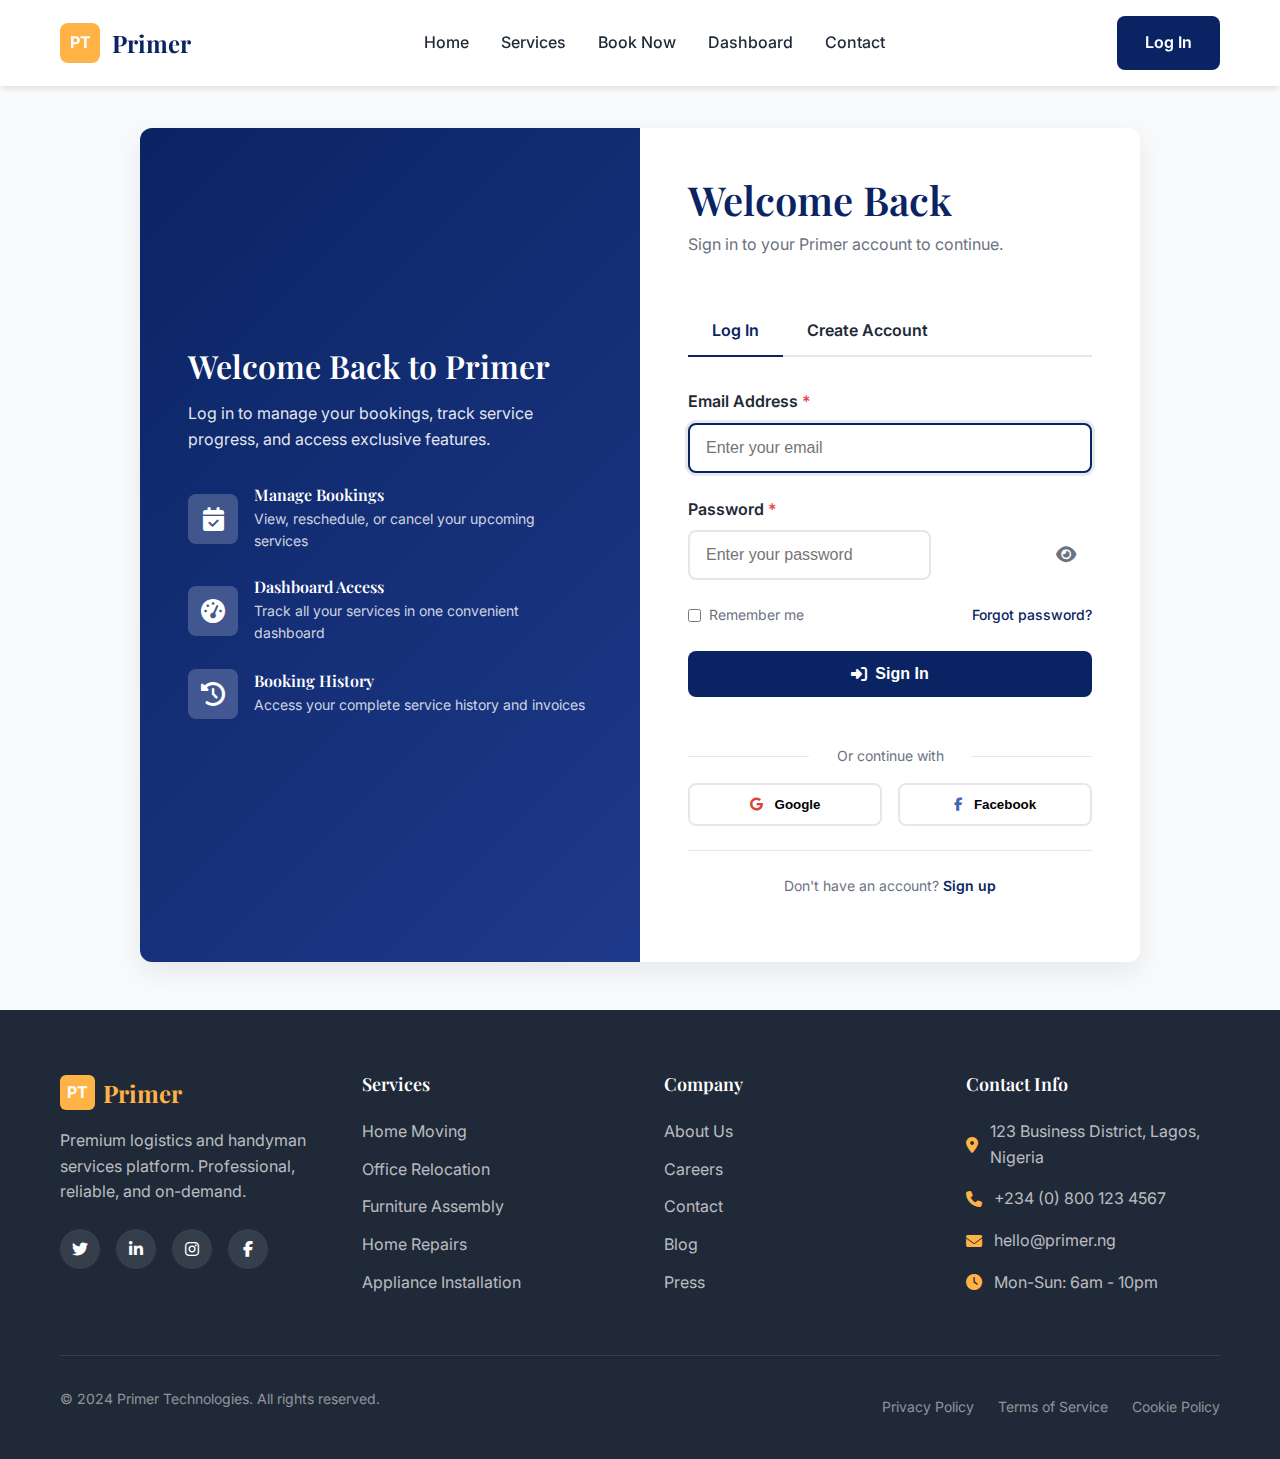
<file: dashboard.html>
<!DOCTYPE html>
<html lang="en">
<head>
    <meta charset="UTF-8">
    <meta name="viewport" content="width=device-width, initial-scale=1.0">
    <title>Dashboard - Primer Technologies</title>
    <link rel="preconnect" href="https://fonts.googleapis.com">
    <link rel="preconnect" href="https://fonts.gstatic.com" crossorigin>
    <link href="https://fonts.googleapis.com/css2?family=Playfair+Display:wght@400;500;600;700&family=Inter:wght@300;400;500;600;700&display=swap" rel="stylesheet">
    <link rel="stylesheet" href="https://cdnjs.cloudflare.com/ajax/libs/font-awesome/6.4.0/css/all.min.css">
    <style>
        /* ===== CSS RESET & GLOBAL STYLES ===== */
        :root {
            --primary: #0A2463;
            --primary-light: #1E3A8A;
            --accent: #FFB347;
            --accent-light: #FFCC80;
            --white: #FFFFFF;
            --surface: #F8FAFC;
            --text-primary: #1F2937;
            --text-secondary: #6B7280;
            --success: #10B981;
            --warning: #F59E0B;
            --error: #EF4444;
            --border: #E5E7EB;
            --shadow-sm: 0 1px 2px rgba(0, 0, 0, 0.05);
            --shadow: 0 4px 6px -1px rgba(0, 0, 0, 0.1);
            --shadow-lg: 0 10px 30px rgba(0, 0, 0, 0.08);
            --radius-sm: 4px;
            --radius: 8px;
            --radius-lg: 12px;
            --transition: all 0.3s ease;
        }

        * {
            margin: 0;
            padding: 0;
            box-sizing: border-box;
        }

        html {
            scroll-behavior: smooth;
        }

        body {
            font-family: 'Inter', sans-serif;
            line-height: 1.6;
            color: var(--text-primary);
            background-color: var(--surface);
            overflow-x: hidden;
        }

        h1, h2, h3, h4, h5, h6 {
            font-family: 'Playfair Display', serif;
            font-weight: 600;
            line-height: 1.2;
            margin-bottom: 1rem;
        }

        h1 {
            font-size: 2.5rem;
        }

        h2 {
            font-size: 2rem;
        }

        h3 {
            font-size: 1.5rem;
        }

        p {
            margin-bottom: 1rem;
            color: var(--text-secondary);
        }

        a {
            text-decoration: none;
            color: inherit;
        }

        img {
            max-width: 100%;
            height: auto;
        }

        .container {
            width: 100%;
            max-width: 1200px;
            margin: 0 auto;
            padding: 0 20px;
        }

        .btn {
            display: inline-flex;
            align-items: center;
            justify-content: center;
            padding: 0.75rem 1.5rem;
            font-weight: 600;
            border-radius: var(--radius);
            cursor: pointer;
            transition: var(--transition);
            border: none;
            font-size: 0.9375rem;
            gap: 0.5rem;
        }

        .btn-primary {
            background-color: var(--primary);
            color: var(--white);
        }

        .btn-primary:hover {
            background-color: var(--primary-light);
            transform: translateY(-2px);
            box-shadow: var(--shadow-lg);
        }

        .btn-accent {
            background-color: var(--accent);
            color: var(--white);
        }

        .btn-accent:hover {
            background-color: var(--accent-light);
            transform: translateY(-2px);
            box-shadow: var(--shadow-lg);
        }

        .btn-outline {
            background-color: transparent;
            color: var(--primary);
            border: 2px solid var(--primary);
        }

        .btn-outline:hover {
            background-color: var(--primary);
            color: var(--white);
        }

        .btn-small {
            padding: 0.5rem 1rem;
            font-size: 0.875rem;
        }

        .btn-full {
            width: 100%;
        }

        /* ===== HEADER & NAVIGATION ===== */
        .header {
            position: fixed;
            top: 0;
            left: 0;
            width: 100%;
            background-color: var(--white);
            box-shadow: var(--shadow);
            z-index: 1000;
            padding: 1rem 0;
        }

        .header-content {
            display: flex;
            justify-content: space-between;
            align-items: center;
        }

        .logo-container {
            display: flex;
            align-items: center;
            gap: 0.75rem;
        }

        .logo-img {
            height: 40px;
            width: auto;
        }

        .logo-text {
            font-family: 'Playfair Display', serif;
            font-weight: 700;
            font-size: 1.5rem;
            color: var(--primary);
        }

        .nav-desktop {
            display: flex;
            gap: 2rem;
            align-items: center;
        }

        .nav-link {
            font-weight: 500;
            color: var(--text-primary);
            transition: var(--transition);
        }

        .nav-link:hover {
            color: var(--primary);
        }

        .nav-link.active {
            color: var(--primary);
            font-weight: 600;
        }

        .user-actions {
            display: flex;
            align-items: center;
            gap: 1rem;
        }

        .user-profile {
            display: flex;
            align-items: center;
            gap: 0.5rem;
            cursor: pointer;
        }

        .user-avatar {
            width: 40px;
            height: 40px;
            border-radius: 50%;
            background-color: var(--primary);
            color: var(--white);
            display: flex;
            align-items: center;
            justify-content: center;
            font-weight: 600;
        }

        .mobile-menu-btn {
            display: none;
            background: none;
            border: none;
            font-size: 1.5rem;
            color: var(--primary);
            cursor: pointer;
        }

        .mobile-menu {
            position: fixed;
            top: 70px;
            left: 0;
            width: 100%;
            background-color: var(--white);
            box-shadow: var(--shadow);
            padding: 1rem;
            display: none;
            flex-direction: column;
            gap: 1rem;
            z-index: 999;
        }

        .mobile-menu.active {
            display: flex;
        }

        /* ===== DASHBOARD LAYOUT ===== */
        .dashboard {
            min-height: 100vh;
            padding: 8rem 0 3rem;
        }

        .dashboard-container {
            display: grid;
            grid-template-columns: 280px 1fr;
            gap: 2rem;
        }

        /* ===== SIDEBAR ===== */
        .sidebar {
            background-color: var(--white);
            border-radius: var(--radius-lg);
            box-shadow: var(--shadow);
            padding: 2rem;
            height: fit-content;
            position: sticky;
            top: 6rem;
        }

        .user-info {
            text-align: center;
            padding-bottom: 1.5rem;
            margin-bottom: 1.5rem;
            border-bottom: 1px solid var(--border);
        }

        .user-avatar-large {
            width: 100px;
            height: 100px;
            border-radius: 50%;
            background: linear-gradient(135deg, var(--primary) 0%, var(--primary-light) 100%);
            color: var(--white);
            display: flex;
            align-items: center;
            justify-content: center;
            font-size: 2.5rem;
            font-weight: 600;
            margin: 0 auto 1rem;
        }

        .user-name {
            font-size: 1.25rem;
            margin-bottom: 0.25rem;
        }

        .user-email {
            color: var(--text-secondary);
            font-size: 0.875rem;
            margin-bottom: 0.5rem;
        }

        .user-tier {
            display: inline-block;
            background-color: var(--accent);
            color: var(--white);
            padding: 0.25rem 0.75rem;
            border-radius: 20px;
            font-size: 0.75rem;
            font-weight: 600;
        }

        .sidebar-nav {
            list-style: none;
        }

        .sidebar-item {
            margin-bottom: 0.5rem;
        }

        .sidebar-link {
            display: flex;
            align-items: center;
            gap: 0.75rem;
            padding: 0.875rem 1rem;
            border-radius: var(--radius);
            transition: var(--transition);
            color: var(--text-primary);
        }

        .sidebar-link:hover {
            background-color: var(--surface);
            color: var(--primary);
        }

        .sidebar-link.active {
            background-color: rgba(10, 36, 99, 0.1);
            color: var(--primary);
            font-weight: 600;
        }

        .sidebar-link i {
            width: 20px;
            text-align: center;
            font-size: 1.125rem;
        }

        /* ===== MAIN CONTENT ===== */
        .dashboard-main {
            display: flex;
            flex-direction: column;
            gap: 2rem;
        }

        /* ===== WELCOME BANNER ===== */
        .welcome-banner {
            background: linear-gradient(135deg, var(--primary) 0%, var(--primary-light) 100%);
            color: var(--white);
            padding: 2rem;
            border-radius: var(--radius-lg);
            display: flex;
            justify-content: space-between;
            align-items: center;
            flex-wrap: wrap;
            gap: 1.5rem;
        }

        .welcome-text h2 {
            color: var(--white);
            margin-bottom: 0.5rem;
        }

        .welcome-text p {
            color: rgba(255, 255, 255, 0.9);
            margin-bottom: 0;
        }

        /* ===== STATS GRID ===== */
        .stats-grid {
            display: grid;
            grid-template-columns: repeat(auto-fit, minmax(240px, 1fr));
            gap: 1.5rem;
        }

        .stat-card {
            background-color: var(--white);
            border-radius: var(--radius-lg);
            padding: 1.5rem;
            display: flex;
            align-items: center;
            gap: 1.25rem;
            box-shadow: var(--shadow);
            transition: var(--transition);
        }

        .stat-card:hover {
            transform: translateY(-5px);
            box-shadow: var(--shadow-lg);
        }

        .stat-icon {
            width: 60px;
            height: 60px;
            border-radius: var(--radius);
            display: flex;
            align-items: center;
            justify-content: center;
            font-size: 1.75rem;
            flex-shrink: 0;
        }

        .stat-icon.bookings {
            background-color: rgba(10, 36, 99, 0.1);
            color: var(--primary);
        }

        .stat-icon.revenue {
            background-color: rgba(16, 185, 129, 0.1);
            color: var(--success);
        }

        .stat-icon.rating {
            background-color: rgba(255, 179, 71, 0.1);
            color: var(--accent);
        }

        .stat-icon.providers {
            background-color: rgba(59, 130, 246, 0.1);
            color: #3B82F6;
        }

        .stat-info h3 {
            font-size: 2rem;
            margin-bottom: 0.25rem;
            color: var(--text-primary);
        }

        .stat-info p {
            margin-bottom: 0;
            font-size: 0.875rem;
            color: var(--text-secondary);
        }

        /* ===== DASHBOARD SECTIONS ===== */
        .dashboard-section {
            background-color: var(--white);
            border-radius: var(--radius-lg);
            padding: 2rem;
            box-shadow: var(--shadow);
        }

        .section-header {
            display: flex;
            justify-content: space-between;
            align-items: center;
            margin-bottom: 1.5rem;
        }

        .section-header h3 {
            margin-bottom: 0;
        }

        /* ===== RECENT BOOKINGS TABLE ===== */
        .bookings-table-container {
            overflow-x: auto;
        }

        .bookings-table {
            width: 100%;
            border-collapse: collapse;
            min-width: 800px;
        }

        .bookings-table th {
            text-align: left;
            padding: 1rem;
            border-bottom: 2px solid var(--border);
            color: var(--text-secondary);
            font-weight: 600;
            font-size: 0.875rem;
            text-transform: uppercase;
            letter-spacing: 0.05em;
        }

        .bookings-table td {
            padding: 1rem;
            border-bottom: 1px solid var(--border);
            vertical-align: middle;
        }

        .booking-service {
            display: flex;
            align-items: center;
            gap: 0.75rem;
        }

        .service-icon {
            width: 40px;
            height: 40px;
            border-radius: var(--radius);
            background: linear-gradient(135deg, var(--primary) 0%, var(--primary-light) 100%);
            color: var(--white);
            display: flex;
            align-items: center;
            justify-content: center;
            font-size: 1.125rem;
        }

        .service-info h4 {
            margin-bottom: 0.25rem;
            font-size: 0.9375rem;
        }

        .service-info p {
            margin-bottom: 0;
            font-size: 0.75rem;
            color: var(--text-secondary);
        }

        .booking-status {
            padding: 0.375rem 0.75rem;
            border-radius: 20px;
            font-size: 0.75rem;
            font-weight: 600;
            display: inline-block;
            text-align: center;
            min-width: 90px;
        }

        .status-confirmed {
            background-color: #D1FAE5;
            color: #065F46;
        }

        .status-pending {
            background-color: #FEF3C7;
            color: #92400E;
        }

        .status-completed {
            background-color: #DBEAFE;
            color: #1E40AF;
        }

        .status-cancelled {
            background-color: #FEE2E2;
            color: #991B1B;
        }

        .booking-actions {
            display: flex;
            gap: 0.5rem;
        }

        .action-btn {
            width: 36px;
            height: 36px;
            border-radius: var(--radius);
            background-color: var(--surface);
            border: 1px solid var(--border);
            display: flex;
            align-items: center;
            justify-content: center;
            cursor: pointer;
            transition: var(--transition);
        }

        .action-btn:hover {
            background-color: var(--primary);
            color: var(--white);
            border-color: var(--primary);
        }

        .no-bookings {
            text-align: center;
            padding: 3rem;
            color: var(--text-secondary);
        }

        .no-bookings-icon {
            font-size: 3rem;
            color: var(--border);
            margin-bottom: 1rem;
        }

        /* ===== UPCOMING SERVICES ===== */
        .upcoming-services {
            display: grid;
            grid-template-columns: repeat(auto-fill, minmax(300px, 1fr));
            gap: 1.5rem;
        }

        .upcoming-card {
            border: 1px solid var(--border);
            border-radius: var(--radius-lg);
            padding: 1.5rem;
            transition: var(--transition);
        }

        .upcoming-card:hover {
            border-color: var(--primary);
            box-shadow: var(--shadow);
        }

        .upcoming-header {
            display: flex;
            justify-content: space-between;
            align-items: flex-start;
            margin-bottom: 1rem;
        }

        .upcoming-date {
            text-align: center;
        }

        .upcoming-day {
            font-size: 1.5rem;
            font-weight: 700;
            color: var(--primary);
        }

        .upcoming-month {
            font-size: 0.875rem;
            color: var(--text-secondary);
            text-transform: uppercase;
        }

        .upcoming-service {
            flex: 1;
            padding: 0 1rem;
        }

        .upcoming-service h4 {
            margin-bottom: 0.25rem;
        }

        .upcoming-time {
            display: flex;
            align-items: center;
            gap: 0.5rem;
            color: var(--text-secondary);
            font-size: 0.875rem;
        }

        .upcoming-actions {
            margin-top: 1rem;
            padding-top: 1rem;
            border-top: 1px solid var(--border);
            display: flex;
            gap: 0.75rem;
        }

        /* ===== QUICK BOOKING ===== */
        .quick-booking {
            background-color: var(--surface);
            border-radius: var(--radius-lg);
            padding: 2rem;
        }

        .quick-booking h3 {
            text-align: center;
            margin-bottom: 1.5rem;
        }

        .booking-form {
            display: flex;
            flex-direction: column;
            gap: 1rem;
        }

        .form-row {
            display: grid;
            grid-template-columns: 1fr 1fr;
            gap: 1rem;
        }

        .form-group {
            display: flex;
            flex-direction: column;
            gap: 0.5rem;
        }

        .form-label {
            font-weight: 600;
            color: var(--text-primary);
            font-size: 0.875rem;
        }

        .form-input, .form-select {
            padding: 0.75rem 1rem;
            border: 2px solid var(--border);
            border-radius: var(--radius);
            font-size: 0.9375rem;
            transition: var(--transition);
        }

        .form-input:focus, .form-select:focus {
            outline: none;
            border-color: var(--primary);
            box-shadow: 0 0 0 3px rgba(10, 36, 99, 0.1);
        }

        /* ===== PROFILE SETTINGS ===== */
        .profile-settings {
            display: grid;
            grid-template-columns: 1fr 1fr;
            gap: 2rem;
        }

        .profile-form {
            display: flex;
            flex-direction: column;
            gap: 1.25rem;
        }

        .profile-avatar {
            text-align: center;
        }

        .avatar-preview {
            width: 150px;
            height: 150px;
            border-radius: 50%;
            background: linear-gradient(135deg, var(--primary) 0%, var(--primary-light) 100%);
            color: var(--white);
            display: flex;
            align-items: center;
            justify-content: center;
            font-size: 3.5rem;
            font-weight: 600;
            margin: 0 auto 1rem;
            position: relative;
            overflow: hidden;
        }

        .avatar-preview img {
            width: 100%;
            height: 100%;
            object-fit: cover;
        }

        .avatar-upload {
            display: flex;
            flex-direction: column;
            gap: 0.5rem;
            align-items: center;
        }

        .avatar-upload input {
            display: none;
        }

        .notifications-settings {
            display: flex;
            flex-direction: column;
            gap: 1rem;
        }

        .notification-item {
            display: flex;
            justify-content: space-between;
            align-items: center;
            padding: 1rem;
            border: 1px solid var(--border);
            border-radius: var(--radius);
        }

        .notification-info h4 {
            margin-bottom: 0.25rem;
        }

        .notification-info p {
            margin-bottom: 0;
            font-size: 0.875rem;
        }

        .toggle-switch {
            position: relative;
            display: inline-block;
            width: 52px;
            height: 28px;
        }

        .toggle-switch input {
            opacity: 0;
            width: 0;
            height: 0;
        }

        .toggle-slider {
            position: absolute;
            cursor: pointer;
            top: 0;
            left: 0;
            right: 0;
            bottom: 0;
            background-color: #ccc;
            transition: .4s;
            border-radius: 34px;
        }

        .toggle-slider:before {
            position: absolute;
            content: "";
            height: 20px;
            width: 20px;
            left: 4px;
            bottom: 4px;
            background-color: white;
            transition: .4s;
            border-radius: 50%;
        }

        input:checked + .toggle-slider {
            background-color: var(--success);
        }

        input:checked + .toggle-slider:before {
            transform: translateX(24px);
        }

        /* ===== MODAL STYLES ===== */
        .modal {
            position: fixed;
            top: 0;
            left: 0;
            width: 100%;
            height: 100%;
            background-color: rgba(0, 0, 0, 0.5);
            display: none;
            align-items: center;
            justify-content: center;
            z-index: 2000;
            padding: 1rem;
        }

        .modal.active {
            display: flex;
        }

        .modal-content {
            background-color: var(--white);
            border-radius: var(--radius-lg);
            max-width: 500px;
            width: 100%;
            max-height: 90vh;
            overflow-y: auto;
            box-shadow: var(--shadow-lg);
            animation: modalFadeIn 0.3s ease;
        }

        @keyframes modalFadeIn {
            from {
                opacity: 0;
                transform: translateY(-20px);
            }
            to {
                opacity: 1;
                transform: translateY(0);
            }
        }

        .modal-header {
            padding: 1.5rem 2rem;
            border-bottom: 1px solid var(--border);
            display: flex;
            justify-content: space-between;
            align-items: center;
        }

        .modal-header h3 {
            margin-bottom: 0;
        }

        .modal-close {
            background: none;
            border: none;
            font-size: 1.5rem;
            cursor: pointer;
            color: var(--text-secondary);
        }

        .modal-body {
            padding: 2rem;
        }

        .modal-footer {
            padding: 1.5rem 2rem;
            border-top: 1px solid var(--border);
            display: flex;
            justify-content: flex-end;
            gap: 1rem;
        }

        /* ===== FOOTER ===== */
        .footer {
            background-color: var(--text-primary);
            color: var(--white);
            padding: 4rem 0 2rem;
            margin-top: 3rem;
        }

        .footer-content {
            display: grid;
            grid-template-columns: repeat(4, 1fr);
            gap: 3rem;
            margin-bottom: 3rem;
        }

        .footer-logo-container {
            display: flex;
            align-items: center;
            gap: 0.5rem;
            margin-bottom: 1rem;
        }

        .footer-logo-img {
            height: 35px;
            width: auto;
        }

        .footer-logo-text {
            font-family: 'Playfair Display', serif;
            font-weight: 700;
            font-size: 1.5rem;
            color: var(--accent);
        }

        .footer-description {
            color: rgba(255, 255, 255, 0.7);
            margin-bottom: 1.5rem;
        }

        .social-links {
            display: flex;
            gap: 1rem;
        }

        .social-link {
            width: 40px;
            height: 40px;
            border-radius: 50%;
            background-color: rgba(255, 255, 255, 0.1);
            display: flex;
            align-items: center;
            justify-content: center;
            transition: var(--transition);
        }

        .social-link:hover {
            background-color: var(--accent);
            color: var(--text-primary);
        }

        .footer-heading {
            font-size: 1.125rem;
            margin-bottom: 1.5rem;
            color: var(--white);
        }

        .footer-links {
            list-style: none;
        }

        .footer-link {
            margin-bottom: 0.75rem;
        }

        .footer-link a {
            color: rgba(255, 255, 255, 0.7);
            transition: var(--transition);
        }

        .footer-link a:hover {
            color: var(--accent);
            padding-left: 5px;
        }

        .contact-info {
            display: flex;
            flex-direction: column;
            gap: 1rem;
        }

        .contact-item {
            display: flex;
            align-items: center;
            gap: 0.75rem;
            color: rgba(255, 255, 255, 0.7);
        }

        .contact-item i {
            color: var(--accent);
        }

        .footer-bottom {
            padding-top: 2rem;
            border-top: 1px solid rgba(255, 255, 255, 0.1);
            display: flex;
            justify-content: space-between;
            align-items: center;
            flex-wrap: wrap;
            gap: 1rem;
        }

        .copyright {
            color: rgba(255, 255, 255, 0.5);
            font-size: 0.875rem;
        }

        .footer-bottom-links {
            display: flex;
            gap: 1.5rem;
        }

        .footer-bottom-link {
            color: rgba(255, 255, 255, 0.5);
            font-size: 0.875rem;
            transition: var(--transition);
        }

        .footer-bottom-link:hover {
            color: var(--accent);
        }

        /* ===== RESPONSIVE STYLES ===== */
        @media (max-width: 1024px) {
            .dashboard-container {
                grid-template-columns: 1fr;
            }
            
            .sidebar {
                position: static;
                margin-bottom: 2rem;
            }
            
            .footer-content {
                grid-template-columns: repeat(2, 1fr);
            }
            
            .profile-settings {
                grid-template-columns: 1fr;
            }
        }

        @media (max-width: 768px) {
            .header {
                padding: 0.75rem 0;
            }
            
            .nav-desktop {
                display: none;
            }
            
            .mobile-menu-btn {
                display: block;
            }
            
            .user-actions .btn {
                display: none;
            }
            
            .dashboard {
                padding: 7rem 0 2rem;
            }
            
            .welcome-banner {
                flex-direction: column;
                text-align: center;
            }
            
            .stats-grid {
                grid-template-columns: 1fr 1fr;
            }
            
            .form-row {
                grid-template-columns: 1fr;
            }
            
            .upcoming-services {
                grid-template-columns: 1fr;
            }
            
            .bookings-table {
                min-width: 600px;
            }
            
            .footer-content {
                grid-template-columns: 1fr;
                gap: 2rem;
            }
            
            .footer-bottom {
                flex-direction: column;
                text-align: center;
            }
        }

        @media (max-width: 480px) {
            h1 {
                font-size: 2rem;
            }
            
            h2 {
                font-size: 1.5rem;
            }
            
            .stats-grid {
                grid-template-columns: 1fr;
            }
            
            .stat-card {
                flex-direction: column;
                text-align: center;
            }
            
            .booking-actions {
                flex-direction: column;
            }
            
            .action-btn {
                width: 100%;
            }
            
            .sidebar {
                padding: 1.5rem;
            }
            
            .dashboard-section {
                padding: 1.5rem;
            }
        }
    </style>
</head>
<body>
    <!-- ===== HEADER ===== -->
    <header class="header">
        <div class="container header-content">
            <div class="logo-container">
                <div class="logo-img-placeholder" style="width: 40px; height: 40px; background: var(--accent); border-radius: 8px; display: flex; align-items: center; justify-content: center; color: white; font-weight: bold;">PT</div>
                <div class="logo-text">Primer</div>
            </div>
            
            <nav class="nav-desktop">
                <a href="index.html" class="nav-link">Home</a>
                <a href="services.html" class="nav-link">Services</a>
                <a href="booking.html" class="nav-link">Book Now</a>
                <a href="dashboard.html" class="nav-link active">Dashboard</a>
                <a href="contact.html" class="nav-link">Contact</a>
            </nav>
            
            <div class="user-actions">
                <div class="user-profile" id="userProfile">
                    <div class="user-avatar" id="headerAvatar">JD</div>
                    <span id="headerUserName">John</span>
                </div>
                <button class="mobile-menu-btn" id="mobileMenuBtn">
                    <i class="fas fa-bars"></i>
                </button>
            </div>
        </div>
        
        <div class="mobile-menu" id="mobileMenu">
            <a href="index.html" class="nav-link">Home</a>
            <a href="services.html" class="nav-link">Services</a>
            <a href="booking.html" class="nav-link">Book Now</a>
            <a href="dashboard.html" class="nav-link active">Dashboard</a>
            <a href="contact.html" class="nav-link">Contact</a>
            <div class="mobile-auth">
                <button class="btn btn-outline btn-full" onclick="logout()">
                    <i class="fas fa-sign-out-alt"></i>
                    Log Out
                </button>
            </div>
        </div>
    </header>

    <!-- ===== DASHBOARD ===== -->
    <section class="dashboard">
        <div class="container dashboard-container">
            <!-- SIDEBAR -->
            <aside class="sidebar">
                <div class="user-info">
                    <div class="user-avatar-large" id="dashboardAvatar">JD</div>
                    <h3 class="user-name" id="dashboardUserName">John Doe</h3>
                    <p class="user-email" id="dashboardUserEmail">john.doe@example.com</p>
                    <span class="user-tier">Premium User</span>
                </div>
                
                <ul class="sidebar-nav">
                    <li class="sidebar-item">
                        <a href="#overview" class="sidebar-link active" data-section="overview">
                            <i class="fas fa-tachometer-alt"></i>
                            <span>Overview</span>
                        </a>
                    </li>
                    <li class="sidebar-item">
                        <a href="#bookings" class="sidebar-link" data-section="bookings">
                            <i class="fas fa-calendar-check"></i>
                            <span>My Bookings</span>
                        </a>
                    </li>
                    <li class="sidebar-item">
                        <a href="#upcoming" class="sidebar-link" data-section="upcoming">
                            <i class="fas fa-clock"></i>
                            <span>Upcoming Services</span>
                        </a>
                    </li>
                    <li class="sidebar-item">
                        <a href="#quick-book" class="sidebar-link" data-section="quick-book">
                            <i class="fas fa-plus-circle"></i>
                            <span>Quick Booking</span>
                        </a>
                    </li>
                    <li class="sidebar-item">
                        <a href="#profile" class="sidebar-link" data-section="profile">
                            <i class="fas fa-user-cog"></i>
                            <span>Profile Settings</span>
                        </a>
                    </li>
                </ul>
            </aside>

            <!-- MAIN CONTENT -->
            <main class="dashboard-main">
                <!-- Welcome Banner -->
                <div class="welcome-banner">
                    <div class="welcome-text">
                        <h2>Welcome back, <span id="welcomeName">John</span>!</h2>
                        <p>Here's what's happening with your services today.</p>
                    </div>
                    <a href="booking.html" class="btn btn-accent">
                        <i class="fas fa-plus"></i>
                        Book New Service
                    </a>
                </div>

                <!-- Stats Grid -->
                <div class="stats-grid">
                    <div class="stat-card">
                        <div class="stat-icon bookings">
                            <i class="fas fa-calendar-alt"></i>
                        </div>
                        <div class="stat-info">
                            <h3 id="totalBookings">0</h3>
                            <p>Total Bookings</p>
                        </div>
                    </div>
                    
                    <div class="stat-card">
                        <div class="stat-icon revenue">
                            <i class="fas fa-money-bill-wave"></i>
                        </div>
                        <div class="stat-info">
                            <h3 id="totalRevenue">₦0</h3>
                            <p>Total Spent</p>
                        </div>
                    </div>
                    
                    <div class="stat-card">
                        <div class="stat-icon rating">
                            <i class="fas fa-star"></i>
                        </div>
                        <div class="stat-info">
                            <h3 id="avgRating">0.0</h3>
                            <p>Average Rating</p>
                        </div>
                    </div>
                    
                    <div class="stat-card">
                        <div class="stat-icon providers">
                            <i class="fas fa-users"></i>
                        </div>
                        <div class="stat-info">
                            <h3 id="activeProviders">0</h3>
                            <p>Active Providers</p>
                        </div>
                    </div>
                </div>

                <!-- Recent Bookings Section -->
                <div class="dashboard-section" id="bookingsSection">
                    <div class="section-header">
                        <h3>Recent Bookings</h3>
                        <a href="#bookings" class="btn btn-outline btn-small" data-section="bookings">
                            View All
                        </a>
                    </div>
                    
                    <div class="bookings-table-container">
                        <table class="bookings-table" id="recentBookingsTable">
                            <thead>
                                <tr>
                                    <th>Service</th>
                                    <th>Date</th>
                                    <th>Provider</th>
                                    <th>Amount</th>
                                    <th>Status</th>
                                    <th>Actions</th>
                                </tr>
                            </thead>
                            <tbody id="recentBookingsBody">
                                <!-- Bookings will be loaded dynamically -->
                            </tbody>
                        </table>
                    </div>
                    
                    <div class="no-bookings" id="noRecentBookings">
                        <div class="no-bookings-icon">
                            <i class="fas fa-calendar-times"></i>
                        </div>
                        <h4>No bookings yet</h4>
                        <p>Book your first service to get started!</p>
                        <a href="booking.html" class="btn btn-primary" style="margin-top: 1rem;">
                            <i class="fas fa-plus"></i>
                            Book a Service
                        </a>
                    </div>
                </div>

                <!-- Upcoming Services Section -->
                <div class="dashboard-section" id="upcomingSection">
                    <div class="section-header">
                        <h3>Upcoming Services</h3>
                        <a href="#upcoming" class="btn btn-outline btn-small" data-section="upcoming">
                            View All
                        </a>
                    </div>
                    
                    <div class="upcoming-services" id="upcomingServices">
                        <!-- Upcoming services will be loaded dynamically -->
                    </div>
                    
                    <div class="no-bookings" id="noUpcomingServices">
                        <div class="no-bookings-icon">
                            <i class="fas fa-clock"></i>
                        </div>
                        <h4>No upcoming services</h4>
                        <p>Book a service to see it here!</p>
                    </div>
                </div>

                <!-- Quick Booking Section -->
                <div class="dashboard-section quick-booking" id="quickBookSection">
                    <h3>Quick Booking</h3>
                    <form class="booking-form" id="quickBookingForm">
                        <div class="form-row">
                            <div class="form-group">
                                <label class="form-label">Service Type</label>
                                <select class="form-select" id="quickServiceType" required>
                                    <option value="">Select Service</option>
                                    <option value="home-moving">Home Moving</option>
                                    <option value="office-relocation">Office Relocation</option>
                                    <option value="furniture-assembly">Furniture Assembly</option>
                                    <option value="handyman-services">Handyman Services</option>
                                    <option value="appliance-installation">Appliance Installation</option>
                                    <option value="delivery-services">Same-Day Delivery</option>
                                </select>
                            </div>
                            
                            <div class="form-group">
                                <label class="form-label">Schedule</label>
                                <select class="form-select" id="quickSchedule" required>
                                    <option value="">Select Schedule</option>
                                    <option value="asap">ASAP (Within 1-2 hours)</option>
                                    <option value="today">Today</option>
                                    <option value="tomorrow">Tomorrow</option>
                                    <option value="this-week">This Week</option>
                                </select>
                            </div>
                        </div>
                        
                        <div class="form-group">
                            <label class="form-label">Service Address</label>
                            <input type="text" class="form-input" id="quickAddress" placeholder="Enter service location" required>
                        </div>
                        
                        <div class="form-group">
                            <label class="form-label">Special Instructions (Optional)</label>
                            <textarea class="form-input" id="quickInstructions" placeholder="Any special requirements..." rows="3"></textarea>
                        </div>
                        
                        <button type="submit" class="btn btn-primary btn-full">
                            <i class="fas fa-paper-plane"></i>
                            Submit Quick Booking
                        </button>
                    </form>
                </div>

                <!-- Profile Settings Section -->
                <div class="dashboard-section" id="profileSection" style="display: none;">
                    <div class="section-header">
                        <h3>Profile Settings</h3>
                    </div>
                    
                    <div class="profile-settings">
                        <div class="profile-form">
                            <h4>Personal Information</h4>
                            <div class="form-group">
                                <label class="form-label">Full Name</label>
                                <input type="text" class="form-input" id="profileName" value="John Doe">
                            </div>
                            
                            <div class="form-group">
                                <label class="form-label">Email Address</label>
                                <input type="email" class="form-input" id="profileEmail" value="john.doe@example.com">
                            </div>
                            
                            <div class="form-group">
                                <label class="form-label">Phone Number</label>
                                <input type="tel" class="form-input" id="profilePhone" value="+234 800 123 4567">
                            </div>
                            
                            <div class="form-group">
                                <label class="form-label">Address</label>
                                <textarea class="form-input" id="profileAddress" rows="3">123 Main Street, Lagos, Nigeria</textarea>
                            </div>
                            
                            <button class="btn btn-primary" id="saveProfileBtn">
                                <i class="fas fa-save"></i>
                                Save Changes
                            </button>
                        </div>
                        
                        <div class="profile-avatar">
                            <h4>Profile Picture</h4>
                            <div class="avatar-preview" id="avatarPreview">
                                JD
                            </div>
                            <div class="avatar-upload">
                                <input type="file" id="avatarUpload" accept="image/*">
                                <button type="button" class="btn btn-outline btn-small" onclick="document.getElementById('avatarUpload').click()">
                                    <i class="fas fa-upload"></i>
                                    Upload New Photo
                                </button>
                                <p style="font-size: 0.75rem; color: var(--text-secondary);">JPG, PNG or WebP (Max 5MB)</p>
                            </div>
                            
                            <div class="notifications-settings" style="margin-top: 2rem;">
                                <h4>Notification Settings</h4>
                                <div class="notification-item">
                                    <div class="notification-info">
                                        <h4>Email Notifications</h4>
                                        <p>Receive booking confirmations and updates</p>
                                    </div>
                                    <label class="toggle-switch">
                                        <input type="checkbox" id="emailNotifications" checked>
                                        <span class="toggle-slider"></span>
                                    </label>
                                </div>
                                
                                <div class="notification-item">
                                    <div class="notification-info">
                                        <h4>SMS Notifications</h4>
                                        <p>Get service reminders via SMS</p>
                                    </div>
                                    <label class="toggle-switch">
                                        <input type="checkbox" id="smsNotifications" checked>
                                        <span class="toggle-slider"></span>
                                    </label>
                                </div>
                                
                                <div class="notification-item">
                                    <div class="notification-info">
                                        <h4>Marketing Emails</h4>
                                        <p>Receive offers and promotions</p>
                                    </div>
                                    <label class="toggle-switch">
                                        <input type="checkbox" id="marketingEmails">
                                        <span class="toggle-slider"></span>
                                    </label>
                                </div>
                            </div>
                        </div>
                    </div>
                </div>

                <!-- Full Bookings Section -->
                <div class="dashboard-section" id="allBookingsSection" style="display: none;">
                    <div class="section-header">
                        <h3>All Bookings</h3>
                        <div class="filter-options" style="display: flex; gap: 0.5rem;">
                            <select class="form-select btn-small" id="bookingFilter">
                                <option value="all">All Status</option>
                                <option value="confirmed">Confirmed</option>
                                <option value="pending">Pending</option>
                                <option value="completed">Completed</option>
                                <option value="cancelled">Cancelled</option>
                            </select>
                            <button class="btn btn-outline btn-small" id="exportBookingsBtn">
                                <i class="fas fa-download"></i>
                                Export
                            </button>
                        </div>
                    </div>
                    
                    <div class="bookings-table-container">
                        <table class="bookings-table" id="allBookingsTable">
                            <thead>
                                <tr>
                                    <th>Booking ID</th>
                                    <th>Service</th>
                                    <th>Date</th>
                                    <th>Provider</th>
                                    <th>Amount</th>
                                    <th>Status</th>
                                    <th>Actions</th>
                                </tr>
                            </thead>
                            <tbody id="allBookingsBody">
                                <!-- All bookings will be loaded dynamically -->
                            </tbody>
                        </table>
                    </div>
                    
                    <div class="no-bookings" id="noAllBookings">
                        <div class="no-bookings-icon">
                            <i class="fas fa-calendar-times"></i>
                        </div>
                        <h4>No bookings found</h4>
                        <p>Book your first service to get started!</p>
                    </div>
                </div>

                <!-- Full Upcoming Services Section -->
                <div class="dashboard-section" id="allUpcomingSection" style="display: none;">
                    <div class="section-header">
                        <h3>All Upcoming Services</h3>
                    </div>
                    
                    <div class="upcoming-services" id="allUpcomingServices">
                        <!-- All upcoming services will be loaded dynamically -->
                    </div>
                    
                    <div class="no-bookings" id="noAllUpcoming">
                        <div class="no-bookings-icon">
                            <i class="fas fa-clock"></i>
                        </div>
                        <h4>No upcoming services</h4>
                        <p>Book a service to see it here!</p>
                    </div>
                </div>
            </main>
        </div>
    </section>

    <!-- ===== BOOKING DETAILS MODAL ===== -->
    <div class="modal" id="bookingDetailsModal">
        <div class="modal-content">
            <div class="modal-header">
                <h3>Booking Details</h3>
                <button class="modal-close" id="closeBookingModal">
                    <i class="fas fa-times"></i>
                </button>
            </div>
            
            <div class="modal-body" id="bookingDetailsBody">
                <!-- Booking details will be loaded dynamically -->
            </div>
            
            <div class="modal-footer">
                <button class="btn btn-outline" id="cancelBookingBtn">
                    <i class="fas fa-times"></i>
                    Cancel Booking
                </button>
                <button class="btn btn-primary" id="rescheduleBookingBtn">
                    <i class="fas fa-calendar-alt"></i>
                    Reschedule
                </button>
            </div>
        </div>
    </div>

    <!-- ===== CANCEL CONFIRMATION MODAL ===== -->
    <div class="modal" id="cancelConfirmModal">
        <div class="modal-content">
            <div class="modal-header">
                <h3>Cancel Booking</h3>
                <button class="modal-close" id="closeCancelModal">
                    <i class="fas fa-times"></i>
                </button>
            </div>
            
            <div class="modal-body">
                <p>Are you sure you want to cancel this booking? A cancellation fee may apply.</p>
                <div class="form-group" style="margin-top: 1rem;">
                    <label class="form-label">Cancellation Reason (Optional)</label>
                    <select class="form-select" id="cancelReason">
                        <option value="">Select a reason</option>
                        <option value="schedule">Schedule Conflict</option>
                        <option value="found-alternative">Found Alternative Provider</option>
                        <option value="price">Price Too High</option>
                        <option value="other">Other Reason</option>
                    </select>
                </div>
            </div>
            
            <div class="modal-footer">
                <button class="btn btn-outline" id="closeCancelBtn">
                    Go Back
                </button>
                <button class="btn btn-error" id="confirmCancelBtn" style="background-color: var(--error); color: white;">
                    <i class="fas fa-ban"></i>
                    Confirm Cancellation
                </button>
            </div>
        </div>
    </div>

    <!-- ===== FOOTER ===== -->
    <footer class="footer">
        <div class="container">
            <div class="footer-content">
                <div class="footer-col">
                    <div class="footer-logo-container">
                        <div class="footer-logo-img-placeholder" style="width: 35px; height: 35px; background: var(--accent); border-radius: 6px; display: flex; align-items: center; justify-content: center; color: white; font-weight: bold;">PT</div>
                        <div class="footer-logo-text">Primer</div>
                    </div>
                    <p class="footer-description">Premium logistics and handyman services platform. Professional, reliable, and on-demand.</p>
                    
                    <div class="social-links">
                        <a href="#" class="social-link">
                            <i class="fab fa-twitter"></i>
                        </a>
                        <a href="#" class="social-link">
                            <i class="fab fa-linkedin-in"></i>
                        </a>
                        <a href="#" class="social-link">
                            <i class="fab fa-instagram"></i>
                        </a>
                        <a href="#" class="social-link">
                            <i class="fab fa-facebook-f"></i>
                        </a>
                    </div>
                </div>
                
                <div class="footer-col">
                    <h4 class="footer-heading">Services</h4>
                    <ul class="footer-links">
                        <li class="footer-link"><a href="services.html">Home Moving</a></li>
                        <li class="footer-link"><a href="services.html">Office Relocation</a></li>
                        <li class="footer-link"><a href="services.html">Furniture Assembly</a></li>
                        <li class="footer-link"><a href="services.html">Home Repairs</a></li>
                        <li class="footer-link"><a href="services.html">Appliance Installation</a></li>
                    </ul>
                </div>
                
                <div class="footer-col">
                    <h4 class="footer-heading">Company</h4>
                    <ul class="footer-links">
                        <li class="footer-link"><a href="#">About Us</a></li>
                        <li class="footer-link"><a href="#">Careers</a></li>
                        <li class="footer-link"><a href="contact.html">Contact</a></li>
                        <li class="footer-link"><a href="#">Blog</a></li>
                        <li class="footer-link"><a href="#">Press</a></li>
                    </ul>
                </div>
                
                <div class="footer-col">
                    <h4 class="footer-heading">Contact Info</h4>
                    <div class="contact-info">
                        <div class="contact-item">
                            <i class="fas fa-map-marker-alt"></i>
                            <span>123 Business District, Lagos, Nigeria</span>
                        </div>
                        <div class="contact-item">
                            <i class="fas fa-phone"></i>
                            <span>+234 (0) 800 123 4567</span>
                        </div>
                        <div class="contact-item">
                            <i class="fas fa-envelope"></i>
                            <span>get.primer@proton.me</span>
                        </div>
                        <div class="contact-item">
                            <i class="fas fa-clock"></i>
                            <span>Mon-Sun: 6am - 10pm</span>
                        </div>
                    </div>
                </div>
            </div>
            
            <div class="footer-bottom">
                <p class="copyright">© 2026 Primer Technologies. All rights reserved.</p>
                
                <div class="footer-bottom-links">
                    <a href="#" class="footer-bottom-link">Privacy Policy</a>
                    <a href="#" class="footer-bottom-link">Terms of Service</a>
                    <a href="#" class="footer-bottom-link">Cookie Policy</a>
                </div>
            </div>
        </div>
    </footer>

    <script>
        // ===== MOBILE MENU TOGGLE =====
        document.getElementById('mobileMenuBtn').addEventListener('click', function() {
            document.getElementById('mobileMenu').classList.toggle('active');
        });

        // ===== SIDEBAR NAVIGATION =====
        document.querySelectorAll('.sidebar-link').forEach(link => {
            link.addEventListener('click', function(e) {
                e.preventDefault();
                
                // Remove active class from all links
                document.querySelectorAll('.sidebar-link').forEach(l => {
                    l.classList.remove('active');
                });
                
                // Add active class to clicked link
                this.classList.add('active');
                
                // Show corresponding section
                const section = this.dataset.section;
                showSection(section);
            });
        });

        // ===== SHOW/HIDE SECTIONS =====
        function showSection(section) {
            // Hide all main content sections
            const sections = ['overview', 'bookings', 'upcoming', 'quick-book', 'profile'];
            sections.forEach(s => {
                const sectionElement = document.getElementById(`${s}Section`);
                if (sectionElement) {
                    sectionElement.style.display = 'none';
                }
            });
            
            // Hide full view sections
            document.getElementById('allBookingsSection').style.display = 'none';
            document.getElementById('allUpcomingSection').style.display = 'none';
            
            // Show selected section
            if (section === 'bookings') {
                document.getElementById('allBookingsSection').style.display = 'block';
                loadAllBookings();
            } else if (section === 'upcoming') {
                document.getElementById('allUpcomingSection').style.display = 'block';
                loadAllUpcoming();
            } else {
                const selectedSection = document.getElementById(`${section}Section`);
                if (selectedSection) {
                    selectedSection.style.display = 'block';
                }
            }
            
            // Update view all buttons
            document.querySelectorAll('[data-section]').forEach(btn => {
                if (btn.dataset.section === section) {
                    btn.classList.add('active');
                } else {
                    btn.classList.remove('active');
                }
            });
        }

        // ===== USER SESSION MANAGEMENT =====
        function checkSession() {
            const session = localStorage.getItem('primer_user_session');
            
            if (!session) {
                // Redirect to login if no session
                window.location.href = 'login.html';
                return null;
            }
            
            try {
                const userData = JSON.parse(session);
                
                // Check if session is still valid
                if (new Date() > new Date(userData.expires)) {
                    localStorage.removeItem('primer_user_session');
                    window.location.href = 'login.html';
                    return null;
                }
                
                // Update session expiration
                userData.expires = new Date(Date.now() + 2 * 60 * 60 * 1000).toISOString();
                localStorage.setItem('primer_user_session', JSON.stringify(userData));
                
                return userData;
            } catch (e) {
                console.error('Error parsing session data:', e);
                localStorage.removeItem('primer_user_session');
                window.location.href = 'login.html';
                return null;
            }
        }

        // ===== LOAD USER DATA =====
        function loadUserData(userData) {
            // Update header
            document.getElementById('headerAvatar').textContent = userData.name ? userData.name.charAt(0).toUpperCase() : 'U';
            document.getElementById('headerUserName').textContent = userData.name ? userData.name.split(' ')[0] : 'User';
            
            // Update dashboard
            document.getElementById('dashboardAvatar').textContent = userData.name ? userData.name.charAt(0).toUpperCase() : 'U';
            document.getElementById('dashboardUserName').textContent = userData.name || 'User';
            document.getElementById('dashboardUserEmail').textContent = userData.email || 'No email';
            document.getElementById('welcomeName').textContent = userData.name ? userData.name.split(' ')[0] : 'User';
            
            // Update profile form
            document.getElementById('profileName').value = userData.name || '';
            document.getElementById('profileEmail').value = userData.email || '';
            document.getElementById('profilePhone').value = userData.phone || '';
            document.getElementById('profileAddress').value = userData.address || '';
            
            // Update avatar preview
            if (userData.avatar) {
                const avatarPreview = document.getElementById('avatarPreview');
                avatarPreview.innerHTML = `<img src="${userData.avatar}" alt="Profile Picture">`;
            }
            
            // Update notification settings
            if (userData.notifications) {
                document.getElementById('emailNotifications').checked = userData.notifications.email || false;
                document.getElementById('smsNotifications').checked = userData.notifications.sms || false;
                document.getElementById('marketingEmails').checked = userData.notifications.marketing || false;
            }
        }

        // ===== LOAD BOOKINGS =====
        function loadBookings() {
            const bookings = JSON.parse(localStorage.getItem('primer_bookings') || '[]');
            
            // Sort by date (newest first)
            bookings.sort((a, b) => new Date(b.createdAt) - new Date(a.createdAt));
            
            // Update stats
            updateStats(bookings);
            
            // Load recent bookings (last 5)
            loadRecentBookings(bookings.slice(0, 5));
            
            // Load upcoming services
            loadUpcomingServices(bookings);
        }

        function updateStats(bookings) {
            // Total bookings
            document.getElementById('totalBookings').textContent = bookings.length;
            
            // Total revenue
            const totalRevenue = bookings.reduce((sum, booking) => sum + (booking.total || 0), 0);
            document.getElementById('totalRevenue').textContent = `₦${totalRevenue.toLocaleString()}`;
            
            // Average rating (simulated)
            const avgRating = bookings.length > 0 ? (4.5 + Math.random() * 0.5).toFixed(1) : '0.0';
            document.getElementById('avgRating').textContent = avgRating;
            
            // Active providers (unique providers)
            const uniqueProviders = [...new Set(bookings.map(b => b.provider?.id).filter(Boolean))];
            document.getElementById('activeProviders').textContent = uniqueProviders.length;
        }

        function loadRecentBookings(bookings) {
            const tbody = document.getElementById('recentBookingsBody');
            const noBookings = document.getElementById('noRecentBookings');
            
            if (bookings.length === 0) {
                tbody.innerHTML = '';
                noBookings.style.display = 'block';
                return;
            }
            
            noBookings.style.display = 'none';
            tbody.innerHTML = '';
            
            bookings.forEach(booking => {
                const row = document.createElement('tr');
                row.dataset.id = booking.id;
                
                // Format date
                const date = new Date(booking.createdAt);
                const dateString = date.toLocaleDateString('en-US', {
                    month: 'short',
                    day: 'numeric',
                    year: 'numeric'
                });
                
                // Get service icon
                const serviceIcons = {
                    'home-moving': 'truck-moving',
                    'office-relocation': 'building',
                    'furniture-assembly': 'couch',
                    'handyman-services': 'tools',
                    'appliance-installation': 'plug',
                    'delivery-services': 'shipping-fast'
                };
                
                const serviceIcon = serviceIcons[booking.service?.id] || 'question-circle';
                
                row.innerHTML = `
                    <td>
                        <div class="booking-service">
                            <div class="service-icon">
                                <i class="fas fa-${serviceIcon}"></i>
                            </div>
                            <div class="service-info">
                                <h4>${booking.service?.name || 'Unknown Service'}</h4>
                                <p>Booking ID: ${booking.id}</p>
                            </div>
                        </div>
                    </td>
                    <td>${dateString}</td>
                    <td>${booking.provider?.name || 'Not Assigned'}</td>
                    <td>₦${(booking.total || 0).toLocaleString()}</td>
                    <td>
                        <span class="booking-status status-${booking.status || 'pending'}">
                            ${(booking.status || 'pending').charAt(0).toUpperCase() + (booking.status || 'pending').slice(1)}
                        </span>
                    </td>
                    <td>
                        <div class="booking-actions">
                            <button class="action-btn view-booking-btn" title="View Details">
                                <i class="fas fa-eye"></i>
                            </button>
                            <button class="action-btn" title="Download Invoice" ${booking.status === 'completed' ? '' : 'disabled'}>
                                <i class="fas fa-download"></i>
                            </button>
                        </div>
                    </td>
                `;
                
                tbody.appendChild(row);
                
                // Add event listener to view button
                const viewBtn = row.querySelector('.view-booking-btn');
                viewBtn.addEventListener('click', () => showBookingDetails(booking.id));
            });
        }

        function loadAllBookings() {
            const bookings = JSON.parse(localStorage.getItem('primer_bookings') || '[]');
            const tbody = document.getElementById('allBookingsBody');
            const noBookings = document.getElementById('noAllBookings');
            const filter = document.getElementById('bookingFilter').value;
            
            // Filter bookings
            let filteredBookings = bookings;
            if (filter !== 'all') {
                filteredBookings = bookings.filter(booking => booking.status === filter);
            }
            
            // Sort by date (newest first)
            filteredBookings.sort((a, b) => new Date(b.createdAt) - new Date(a.createdAt));
            
            if (filteredBookings.length === 0) {
                tbody.innerHTML = '';
                noBookings.style.display = 'block';
                return;
            }
            
            noBookings.style.display = 'none';
            tbody.innerHTML = '';
            
            filteredBookings.forEach(booking => {
                const row = document.createElement('tr');
                row.dataset.id = booking.id;
                
                // Format dates
                const createdDate = new Date(booking.createdAt);
                const createdString = createdDate.toLocaleDateString('en-US', {
                    month: 'short',
                    day: 'numeric',
                    year: 'numeric'
                });
                
                const scheduledDate = new Date(booking.scheduledDate);
                const scheduledString = scheduledDate.toLocaleDateString('en-US', {
                    month: 'short',
                    day: 'numeric'
                });
                
                // Get service icon
                const serviceIcons = {
                    'home-moving': 'truck-moving',
                    'office-relocation': 'building',
                    'furniture-assembly': 'couch',
                    'handyman-services': 'tools',
                    'appliance-installation': 'plug',
                    'delivery-services': 'shipping-fast'
                };
                
                const serviceIcon = serviceIcons[booking.service?.id] || 'question-circle';
                
                row.innerHTML = `
                    <td>${booking.id}</td>
                    <td>
                        <div class="booking-service">
                            <div class="service-icon">
                                <i class="fas fa-${serviceIcon}"></i>
                            </div>
                            <div class="service-info">
                                <h4>${booking.service?.name || 'Unknown Service'}</h4>
                            </div>
                        </div>
                    </td>
                    <td>${scheduledString}</td>
                    <td>${booking.provider?.name || 'Not Assigned'}</td>
                    <td>₦${(booking.total || 0).toLocaleString()}</td>
                    <td>
                        <span class="booking-status status-${booking.status || 'pending'}">
                            ${(booking.status || 'pending').charAt(0).toUpperCase() + (booking.status || 'pending').slice(1)}
                        </span>
                    </td>
                    <td>
                        <div class="booking-actions">
                            <button class="action-btn view-booking-btn" title="View Details">
                                <i class="fas fa-eye"></i>
                            </button>
                            <button class="action-btn" title="Download Invoice" ${booking.status === 'completed' ? '' : 'disabled'}>
                                <i class="fas fa-download"></i>
                            </button>
                            <button class="action-btn" title="Cancel" ${booking.status === 'pending' || booking.status === 'confirmed' ? '' : 'disabled'}>
                                <i class="fas fa-times"></i>
                            </button>
                        </div>
                    </td>
                `;
                
                tbody.appendChild(row);
                
                // Add event listeners
                const viewBtn = row.querySelector('.view-booking-btn');
                viewBtn.addEventListener('click', () => showBookingDetails(booking.id));
                
                const cancelBtn = row.querySelector('.action-btn:last-child');
                if (!cancelBtn.disabled) {
                    cancelBtn.addEventListener('click', () => showCancelConfirmation(booking.id));
                }
            });
        }

        function loadUpcomingServices(bookings) {
            const container = document.getElementById('upcomingServices');
            const noUpcoming = document.getElementById('noUpcomingServices');
            
            // Filter upcoming bookings (status: confirmed or pending)
            const upcoming = bookings.filter(booking => 
                (booking.status === 'confirmed' || booking.status === 'pending') && 
                new Date(booking.scheduledDate) >= new Date()
            );
            
            // Sort by date (soonest first)
            upcoming.sort((a, b) => new Date(a.scheduledDate) - new Date(b.scheduledDate));
            
            // Take only next 3
            const displayUpcoming = upcoming.slice(0, 3);
            
            if (displayUpcoming.length === 0) {
                container.innerHTML = '';
                noUpcoming.style.display = 'block';
                return;
            }
            
            noUpcoming.style.display = 'none';
            container.innerHTML = '';
            
            displayUpcoming.forEach(booking => {
                const date = new Date(booking.scheduledDate);
                const day = date.getDate();
                const month = date.toLocaleDateString('en-US', { month: 'short' });
                const time = booking.schedule?.time || 'Flexible';
                
                const card = document.createElement('div');
                card.className = 'upcoming-card';
                card.dataset.id = booking.id;
                
                card.innerHTML = `
                    <div class="upcoming-header">
                        <div class="upcoming-date">
                            <div class="upcoming-day">${day}</div>
                            <div class="upcoming-month">${month}</div>
                        </div>
                        <div class="upcoming-service">
                            <h4>${booking.service?.name || 'Unknown Service'}</h4>
                            <div class="upcoming-time">
                                <i class="far fa-clock"></i>
                                <span>${time}</span>
                            </div>
                            <p style="font-size: 0.875rem; margin-top: 0.5rem;">${booking.provider?.name || 'Provider TBA'}</p>
                        </div>
                        <div>
                            <span class="booking-status status-${booking.status}">
                                ${booking.status}
                            </span>
                        </div>
                    </div>
                    <div class="upcoming-actions">
                        <button class="btn btn-outline btn-small view-upcoming-btn">
                            <i class="fas fa-eye"></i>
                            View
                        </button>
                        <button class="btn btn-primary btn-small contact-provider-btn" ${booking.provider ? '' : 'disabled'}>
                            <i class="fas fa-comment"></i>
                            Contact
                        </button>
                    </div>
                `;
                
                container.appendChild(card);
                
                // Add event listeners
                const viewBtn = card.querySelector('.view-upcoming-btn');
                viewBtn.addEventListener('click', () => showBookingDetails(booking.id));
                
                const contactBtn = card.querySelector('.contact-provider-btn');
                if (!contactBtn.disabled) {
                    contactBtn.addEventListener('click', () => contactProvider(booking.provider));
                }
            });
        }

        function loadAllUpcoming() {
            const bookings = JSON.parse(localStorage.getItem('primer_bookings') || '[]');
            const container = document.getElementById('allUpcomingServices');
            const noUpcoming = document.getElementById('noAllUpcoming');
            
            // Filter upcoming bookings
            const upcoming = bookings.filter(booking => 
                (booking.status === 'confirmed' || booking.status === 'pending') && 
                new Date(booking.scheduledDate) >= new Date()
            );
            
            // Sort by date (soonest first)
            upcoming.sort((a, b) => new Date(a.scheduledDate) - new Date(b.scheduledDate));
            
            if (upcoming.length === 0) {
                container.innerHTML = '';
                noUpcoming.style.display = 'block';
                return;
            }
            
            noUpcoming.style.display = 'none';
            container.innerHTML = '';
            
            upcoming.forEach(booking => {
                const date = new Date(booking.scheduledDate);
                const day = date.getDate();
                const month = date.toLocaleDateString('en-US', { month: 'short' });
                const year = date.getFullYear();
                const time = booking.schedule?.time || 'Flexible';
                
                const card = document.createElement('div');
                card.className = 'upcoming-card';
                card.dataset.id = booking.id;
                
                card.innerHTML = `
                    <div class="upcoming-header">
                        <div class="upcoming-date">
                            <div class="upcoming-day">${day}</div>
                            <div class="upcoming-month">${month} ${year}</div>
                        </div>
                        <div class="upcoming-service">
                            <h4>${booking.service?.name || 'Unknown Service'}</h4>
                            <div class="upcoming-time">
                                <i class="far fa-clock"></i>
                                <span>${time}</span>
                            </div>
                            <p style="font-size: 0.875rem; margin-top: 0.5rem;">
                                <strong>Provider:</strong> ${booking.provider?.name || 'Provider TBA'}<br>
                                <strong>Booking ID:</strong> ${booking.id}
                            </p>
                        </div>
                        <div>
                            <span class="booking-status status-${booking.status}">
                                ${booking.status}
                            </span>
                        </div>
                    </div>
                    <div class="upcoming-actions">
                        <button class="btn btn-outline btn-small view-upcoming-btn">
                            <i class="fas fa-eye"></i>
                            View Details
                        </button>
                        <button class="btn btn-primary btn-small contact-provider-btn" ${booking.provider ? '' : 'disabled'}>
                            <i class="fas fa-comment"></i>
                            Contact
                        </button>
                        <button class="btn btn-outline btn-small reschedule-btn" ${booking.status === 'confirmed' ? '' : 'disabled'}>
                            <i class="fas fa-calendar-alt"></i>
                            Reschedule
                        </button>
                    </div>
                `;
                
                container.appendChild(card);
                
                // Add event listeners
                const viewBtn = card.querySelector('.view-upcoming-btn');
                viewBtn.addEventListener('click', () => showBookingDetails(booking.id));
                
                const contactBtn = card.querySelector('.contact-provider-btn');
                if (!contactBtn.disabled) {
                    contactBtn.addEventListener('click', () => contactProvider(booking.provider));
                }
                
                const rescheduleBtn = card.querySelector('.reschedule-btn');
                if (!rescheduleBtn.disabled) {
                    rescheduleBtn.addEventListener('click', () => rescheduleBooking(booking.id));
                }
            });
        }

        // ===== SHOW BOOKING DETAILS =====
        function showBookingDetails(bookingId) {
            const bookings = JSON.parse(localStorage.getItem('primer_bookings') || '[]');
            const booking = bookings.find(b => b.id === bookingId);
            
            if (!booking) {
                alert('Booking not found');
                return;
            }
            
            const modalBody = document.getElementById('bookingDetailsBody');
            
            // Format dates
            const createdDate = new Date(booking.createdAt);
            const createdString = createdDate.toLocaleDateString('en-US', {
                weekday: 'long',
                year: 'numeric',
                month: 'long',
                day: 'numeric',
                hour: '2-digit',
                minute: '2-digit'
            });
            
            const scheduledDate = new Date(booking.scheduledDate);
            const scheduledString = scheduledDate.toLocaleDateString('en-US', {
                weekday: 'long',
                year: 'numeric',
                month: 'long',
                day: 'numeric'
            });
            
            // Get service icon
            const serviceIcons = {
                'home-moving': 'truck-moving',
                'office-relocation': 'building',
                'furniture-assembly': 'couch',
                'handyman-services': 'tools',
                'appliance-installation': 'plug',
                'delivery-services': 'shipping-fast'
            };
            
            const serviceIcon = serviceIcons[booking.service?.id] || 'question-circle';
            
            modalBody.innerHTML = `
                <div style="margin-bottom: 2rem;">
                    <div style="display: flex; align-items: center; gap: 1rem; margin-bottom: 1rem;">
                        <div class="service-icon" style="width: 60px; height: 60px; font-size: 1.75rem;">
                            <i class="fas fa-${serviceIcon}"></i>
                        </div>
                        <div>
                            <h4 style="margin-bottom: 0.25rem;">${booking.service?.name || 'Unknown Service'}</h4>
                            <p style="color: var(--text-secondary);">Booking ID: ${booking.id}</p>
                        </div>
                    </div>
                </div>
                
                <div style="display: grid; grid-template-columns: 1fr 1fr; gap: 1.5rem; margin-bottom: 1.5rem;">
                    <div>
                        <h5 style="color: var(--text-secondary); margin-bottom: 0.5rem;">Booking Date</h5>
                        <p>${createdString}</p>
                    </div>
                    <div>
                        <h5 style="color: var(--text-secondary); margin-bottom: 0.5rem;">Scheduled Date</h5>
                        <p>${scheduledString} at ${booking.schedule?.time || 'Flexible'}</p>
                    </div>
                </div>
                
                <div style="display: grid; grid-template-columns: 1fr 1fr; gap: 1.5rem; margin-bottom: 1.5rem;">
                    <div>
                        <h5 style="color: var(--text-secondary); margin-bottom: 0.5rem;">Provider</h5>
                        <p>${booking.provider?.name || 'Not Assigned'}</p>
                    </div>
                    <div>
                        <h5 style="color: var(--text-secondary); margin-bottom: 0.5rem;">Status</h5>
                        <span class="booking-status status-${booking.status}" style="display: inline-block;">
                            ${booking.status.charAt(0).toUpperCase() + booking.status.slice(1)}
                        </span>
                    </div>
                </div>
                
                <div style="margin-bottom: 1.5rem;">
                    <h5 style="color: var(--text-secondary); margin-bottom: 0.5rem;">Customer Details</h5>
                    <p><strong>Name:</strong> ${booking.customer?.name || 'N/A'}</p>
                    <p><strong>Email:</strong> ${booking.customer?.email || 'N/A'}</p>
                    <p><strong>Phone:</strong> ${booking.customer?.phone || 'N/A'}</p>
                    <p><strong>Address:</strong> ${booking.customer?.address || 'N/A'}</p>
                </div>
                
                <div style="margin-bottom: 1.5rem;">
                    <h5 style="color: var(--text-secondary); margin-bottom: 0.5rem;">Special Instructions</h5>
                    <p>${booking.customer?.instructions || 'None provided'}</p>
                </div>
                
                <div style="background-color: var(--surface); padding: 1.5rem; border-radius: var(--radius);">
                    <h5 style="color: var(--text-secondary); margin-bottom: 1rem;">Payment Summary</h5>
                    <div style="display: flex; justify-content: space-between; margin-bottom: 0.5rem;">
                        <span>Service Price:</span>
                        <span>₦${(booking.service?.price || 0).toLocaleString()}</span>
                    </div>
                    ${booking.schedule?.asap ? `
                    <div style="display: flex; justify-content: space-between; margin-bottom: 0.5rem;">
                        <span>ASAP Fee:</span>
                        <span>₦5,000</span>
                    </div>
                    ` : ''}
                    <div style="display: flex; justify-content: space-between; margin-top: 1rem; padding-top: 1rem; border-top: 1px solid var(--border); font-weight: 700; font-size: 1.125rem;">
                        <span>Total Amount:</span>
                        <span>₦${(booking.total || 0).toLocaleString()}</span>
                    </div>
                    <div style="display: flex; justify-content: space-between; margin-top: 0.5rem;">
                        <span>Payment Method:</span>
                        <span>${booking.payment || 'Pay on Service'}</span>
                    </div>
                </div>
            `;
            
            // Update modal buttons
            const cancelBtn = document.getElementById('cancelBookingBtn');
            const rescheduleBtn = document.getElementById('rescheduleBookingBtn');
            
            if (booking.status === 'cancelled' || booking.status === 'completed') {
                cancelBtn.style.display = 'none';
                rescheduleBtn.style.display = 'none';
            } else {
                cancelBtn.style.display = 'inline-flex';
                rescheduleBtn.style.display = 'inline-flex';
                
                // Update cancel button listener
                cancelBtn.onclick = () => showCancelConfirmation(bookingId);
                
                // Update reschedule button listener
                rescheduleBtn.onclick = () => rescheduleBooking(bookingId);
            }
            
            // Show modal
            document.getElementById('bookingDetailsModal').classList.add('active');
        }

        // ===== SHOW CANCEL CONFIRMATION =====
        function showCancelConfirmation(bookingId) {
            currentBookingId = bookingId;
            document.getElementById('bookingDetailsModal').classList.remove('active');
            document.getElementById('cancelConfirmModal').classList.add('active');
        }

        // ===== CANCEL BOOKING =====
        function cancelBooking() {
            const reason = document.getElementById('cancelReason').value;
            const bookings = JSON.parse(localStorage.getItem('primer_bookings') || '[]');
            const bookingIndex = bookings.findIndex(b => b.id === currentBookingId);
            
            if (bookingIndex !== -1) {
                bookings[bookingIndex].status = 'cancelled';
                bookings[bookingIndex].cancelledAt = new Date().toISOString();
                bookings[bookingIndex].cancellationReason = reason;
                
                localStorage.setItem('primer_bookings', JSON.stringify(bookings));
                
                // Show success message
                alert('Booking cancelled successfully.');
                
                // Close modal
                document.getElementById('cancelConfirmModal').classList.remove('active');
                
                // Refresh bookings
                loadBookings();
                if (document.getElementById('allBookingsSection').style.display === 'block') {
                    loadAllBookings();
                }
            }
        }

        // ===== RESCHEDULE BOOKING =====
        function rescheduleBooking(bookingId) {
            // In a real app, this would open a rescheduling interface
            alert('Rescheduling feature would open here. For now, please create a new booking.');
            document.getElementById('bookingDetailsModal').classList.remove('active');
        }

        // ===== CONTACT PROVIDER =====
        function contactProvider(provider) {
            if (!provider) return;
            
            // In a real app, this would open a chat or call interface
            alert(`Contacting ${provider.name}...\n\nIn a real application, this would open a chat interface or initiate a call.`);
        }

        // ===== QUICK BOOKING FORM =====
        document.getElementById('quickBookingForm').addEventListener('submit', function(e) {
            e.preventDefault();
            
            const serviceType = document.getElementById('quickServiceType').value;
            const schedule = document.getElementById('quickSchedule').value;
            const address = document.getElementById('quickAddress').value;
            const instructions = document.getElementById('quickInstructions').value;
            
            if (!serviceType || !schedule || !address) {
                alert('Please fill in all required fields');
                return;
            }
            
            // Create booking data
            const bookingId = `PRM-${new Date().getFullYear()}-${Math.floor(Math.random() * 1000).toString().padStart(3, '0')}`;
            const serviceNames = {
                'home-moving': 'Home Moving',
                'office-relocation': 'Office Relocation',
                'furniture-assembly': 'Furniture Assembly',
                'handyman-services': 'Handyman Services',
                'appliance-installation': 'Appliance Installation',
                'delivery-services': 'Same-Day Delivery'
            };
            
            const servicePrices = {
                'home-moving': 85000,
                'office-relocation': 150000,
                'furniture-assembly': 12000,
                'handyman-services': 15000,
                'appliance-installation': 18000,
                'delivery-services': 8000
            };
            
            const newBooking = {
                id: bookingId,
                service: {
                    id: serviceType,
                    name: serviceNames[serviceType],
                    price: servicePrices[serviceType]
                },
                provider: null, // Would be assigned later
                schedule: {
                    asap: schedule === 'asap',
                    date: new Date().toISOString().split('T')[0],
                    time: schedule === 'asap' ? 'ASAP' : 'Flexible'
                },
                customer: {
                    name: document.getElementById('profileName').value,
                    email: document.getElementById('profileEmail').value,
                    phone: document.getElementById('profilePhone').value,
                    address: address,
                    instructions: instructions
                },
                total: servicePrices[serviceType] + (schedule === 'asap' ? 5000 : 0),
                status: 'pending',
                createdAt: new Date().toISOString(),
                scheduledDate: new Date().toISOString().split('T')[0]
            };
            
            // Save booking
            const bookings = JSON.parse(localStorage.getItem('primer_bookings') || '[]');
            bookings.push(newBooking);
            localStorage.setItem('primer_bookings', JSON.stringify(bookings));
            
            // Show success message
            alert(`Quick booking submitted successfully!\n\nBooking ID: ${bookingId}\nA provider will be assigned shortly.`);
            
            // Reset form
            this.reset();
            
            // Refresh bookings
            loadBookings();
        });

        // ===== SAVE PROFILE =====
        document.getElementById('saveProfileBtn').addEventListener('click', function() {
            const session = localStorage.getItem('primer_user_session');
            if (!session) return;
            
            try {
                const userData = JSON.parse(session);
                
                // Update user data
                userData.name = document.getElementById('profileName').value;
                userData.email = document.getElementById('profileEmail').value;
                userData.phone = document.getElementById('profilePhone').value;
                userData.address = document.getElementById('profileAddress').value;
                
                // Save to localStorage
                localStorage.setItem('primer_user_session', JSON.stringify(userData));
                
                // Update UI
                loadUserData(userData);
                
                // Show success message
                alert('Profile updated successfully!');
            } catch (e) {
                console.error('Error saving profile:', e);
                alert('Error saving profile. Please try again.');
            }
        });

        // ===== AVATAR UPLOAD =====
        document.getElementById('avatarUpload').addEventListener('change', function(e) {
            const file = e.target.files[0];
            if (!file) return;
            
            // Check file size (5MB max)
            if (file.size > 5 * 1024 * 1024) {
                alert('File size must be less than 5MB');
                return;
            }
            
            // Check file type
            if (!file.type.match('image.*')) {
                alert('Please upload an image file');
                return;
            }
            
            const reader = new FileReader();
            reader.onload = function(e) {
                // Update avatar preview
                const avatarPreview = document.getElementById('avatarPreview');
                avatarPreview.innerHTML = `<img src="${e.target.result}" alt="Profile Picture">`;
                
                // Save to user session
                const session = localStorage.getItem('primer_user_session');
                if (session) {
                    try {
                        const userData = JSON.parse(session);
                        userData.avatar = e.target.result;
                        localStorage.setItem('primer_user_session', JSON.stringify(userData));
                    } catch (error) {
                        console.error('Error saving avatar:', error);
                    }
                }
            };
            
            reader.readAsDataURL(file);
        });

        // ===== EXPORT BOOKINGS =====
        document.getElementById('exportBookingsBtn').addEventListener('click', function() {
            const bookings = JSON.parse(localStorage.getItem('primer_bookings') || '[]');
            
            if (bookings.length === 0) {
                alert('No bookings to export');
                return;
            }
            
            // Convert to CSV
            const headers = ['Booking ID', 'Service', 'Date', 'Provider', 'Amount', 'Status'];
            const csvRows = [headers.join(',')];
            
            bookings.forEach(booking => {
                const date = new Date(booking.createdAt);
                const dateString = date.toLocaleDateString('en-US');
                
                const row = [
                    booking.id,
                    booking.service?.name || '',
                    dateString,
                    booking.provider?.name || '',
                    `₦${(booking.total || 0).toLocaleString()}`,
                    booking.status
                ];
                
                csvRows.push(row.map(cell => `"${cell}"`).join(','));
            });
            
            const csvString = csvRows.join('\n');
            
            // Create download link
            const blob = new Blob([csvString], { type: 'text/csv' });
            const url = URL.createObjectURL(blob);
            const a = document.createElement('a');
            a.href = url;
            a.download = `primer-bookings-${new Date().toISOString().split('T')[0]}.csv`;
            document.body.appendChild(a);
            a.click();
            document.body.removeChild(a);
            URL.revokeObjectURL(url);
        });

        // ===== FILTER BOOKINGS =====
        document.getElementById('bookingFilter').addEventListener('change', loadAllBookings);

        // ===== MODAL EVENT LISTENERS =====
        document.getElementById('closeBookingModal').addEventListener('click', function() {
            document.getElementById('bookingDetailsModal').classList.remove('active');
        });

        document.getElementById('closeCancelModal').addEventListener('click', function() {
            document.getElementById('cancelConfirmModal').classList.remove('active');
        });

        document.getElementById('closeCancelBtn').addEventListener('click', function() {
            document.getElementById('cancelConfirmModal').classList.remove('active');
        });

        document.getElementById('confirmCancelBtn').addEventListener('click', cancelBooking);

        // ===== LOGOUT FUNCTION =====
        function logout() {
            localStorage.removeItem('primer_user_session');
            window.location.href = 'index.html';
        }

        // ===== VIEW ALL BUTTONS =====
        document.querySelectorAll('[data-section]').forEach(btn => {
            if (btn.tagName === 'A') {
                btn.addEventListener('click', function(e) {
                    e.preventDefault();
                    showSection(this.dataset.section);
                });
            }
        });

        // ===== INITIALIZE DASHBOARD =====
        document.addEventListener('DOMContentLoaded', function() {
            // Check session
            const userData = checkSession();
            if (!userData) return;
            
            // Load user data
            loadUserData(userData);
            
            // Load bookings
            loadBookings();
            
            // Setup event listeners
            setupEventListeners();
        });

        // ===== SETUP EVENT LISTENERS =====
        function setupEventListeners() {
            // Close modals when clicking outside
            document.querySelectorAll('.modal').forEach(modal => {
                modal.addEventListener('click', function(e) {
                    if (e.target === this) {
                        this.classList.remove('active');
                    }
                });
            });
            
            // Escape key closes modals
            document.addEventListener('keydown', function(e) {
                if (e.key === 'Escape') {
                    document.querySelectorAll('.modal.active').forEach(modal => {
                        modal.classList.remove('active');
                    });
                }
            });
            
            // Profile toggles
            document.getElementById('emailNotifications').addEventListener('change', function() {
                saveNotificationSetting('email', this.checked);
            });
            
            document.getElementById('smsNotifications').addEventListener('change', function() {
                saveNotificationSetting('sms', this.checked);
            });
            
            document.getElementById('marketingEmails').addEventListener('change', function() {
                saveNotificationSetting('marketing', this.checked);
            });
        }

        function saveNotificationSetting(type, value) {
            const session = localStorage.getItem('primer_user_session');
            if (!session) return;
            
            try {
                const userData = JSON.parse(session);
                if (!userData.notifications) {
                    userData.notifications = {};
                }
                userData.notifications[type] = value;
                localStorage.setItem('primer_user_session', JSON.stringify(userData));
            } catch (e) {
                console.error('Error saving notification setting:', e);
            }
        }

        // Global variable for current booking being cancelled
        let currentBookingId = null;
    </script>
</body>
</html>
</file>
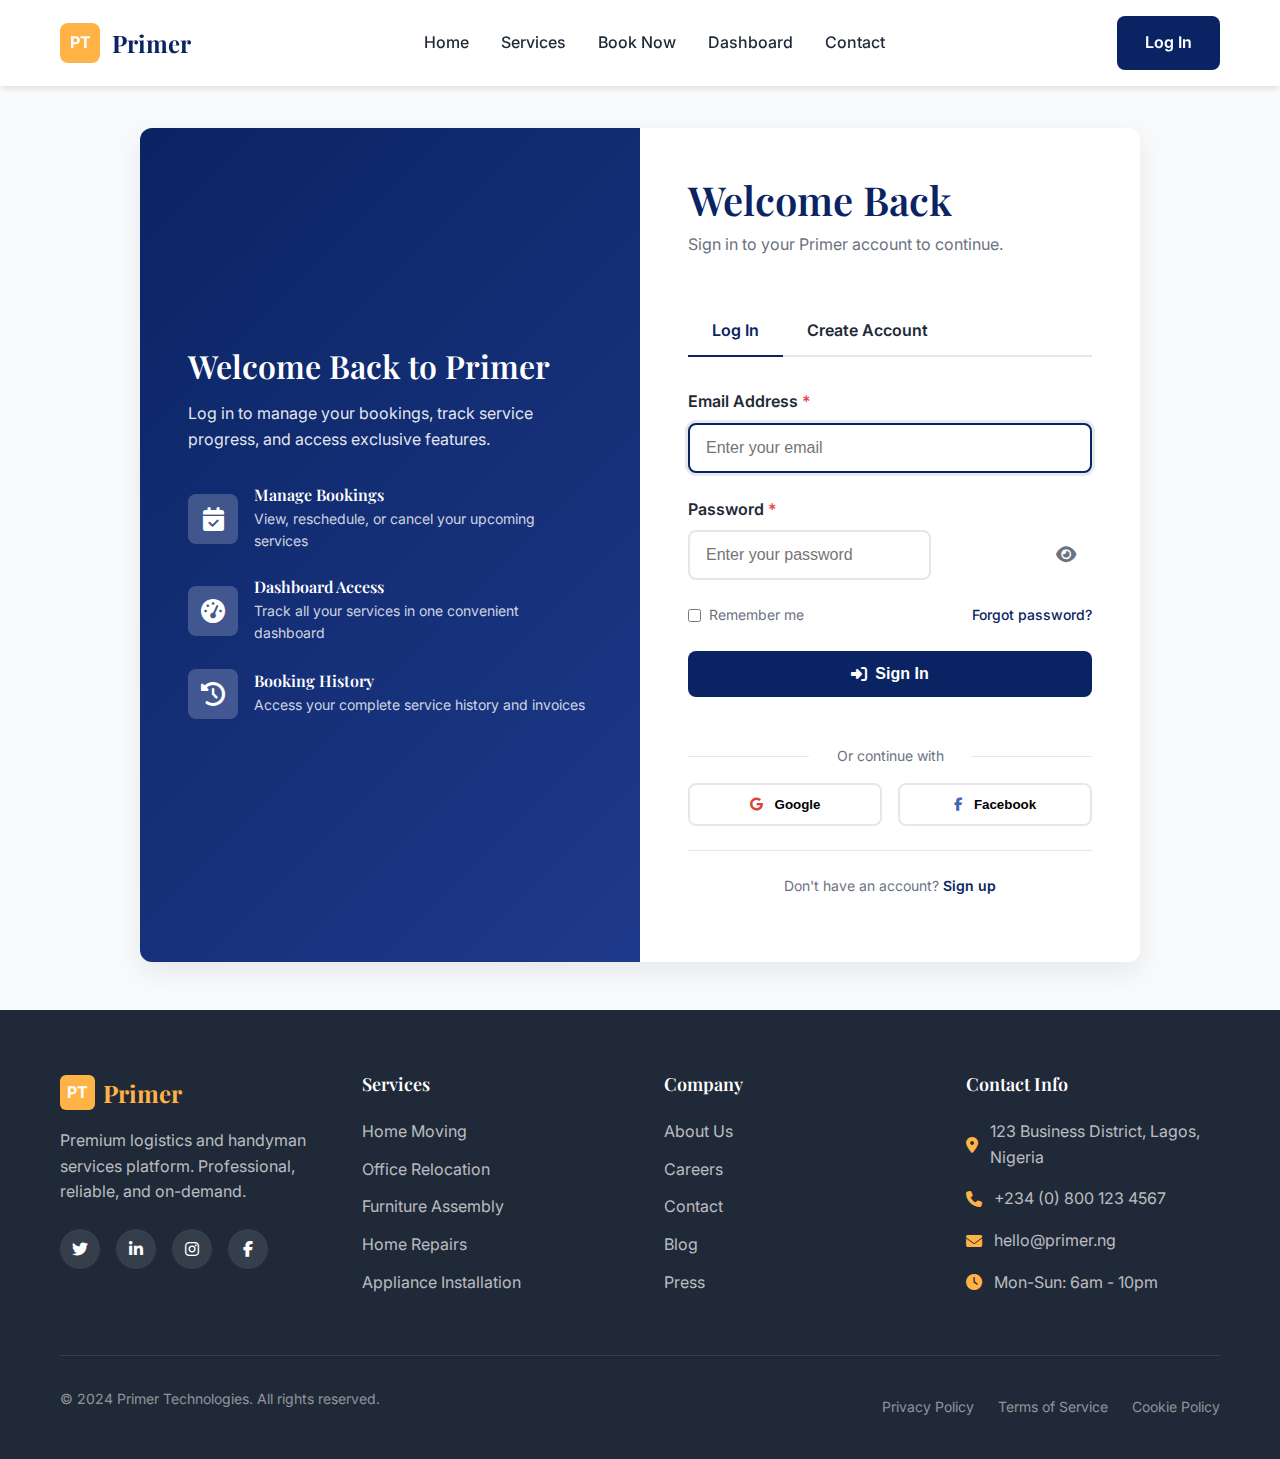
<file: login.html>
<!DOCTYPE html>
<html lang="en">
<head>
    <meta charset="UTF-8">
    <meta name="viewport" content="width=device-width, initial-scale=1.0">
    <title>Login - Primer Technologies</title>
    <link rel="preconnect" href="https://fonts.googleapis.com">
    <link rel="preconnect" href="https://fonts.gstatic.com" crossorigin>
    <link href="https://fonts.googleapis.com/css2?family=Playfair+Display:wght@400;500;600;700&family=Inter:wght@300;400;500;600;700&display=swap" rel="stylesheet">
    <link rel="stylesheet" href="https://cdnjs.cloudflare.com/ajax/libs/font-awesome/6.4.0/css/all.min.css">
    <style>
        /* ===== CSS RESET & GLOBAL STYLES ===== */
        :root {
            --primary: #0A2463;
            --primary-light: #1E3A8A;
            --accent: #FFB347;
            --accent-light: #FFCC80;
            --white: #FFFFFF;
            --surface: #F8FAFC;
            --text-primary: #1F2937;
            --text-secondary: #6B7280;
            --success: #10B981;
            --warning: #F59E0B;
            --error: #EF4444;
            --border: #E5E7EB;
            --shadow-sm: 0 1px 2px rgba(0, 0, 0, 0.05);
            --shadow: 0 4px 6px -1px rgba(0, 0, 0, 0.1);
            --shadow-lg: 0 10px 30px rgba(0, 0, 0, 0.08);
            --radius-sm: 4px;
            --radius: 8px;
            --radius-lg: 12px;
            --transition: all 0.3s ease;
        }

        * {
            margin: 0;
            padding: 0;
            box-sizing: border-box;
        }

        html {
            scroll-behavior: smooth;
        }

        body {
            font-family: 'Inter', sans-serif;
            line-height: 1.6;
            color: var(--text-primary);
            background-color: var(--surface);
            overflow-x: hidden;
        }

        h1, h2, h3, h4, h5, h6 {
            font-family: 'Playfair Display', serif;
            font-weight: 600;
            line-height: 1.2;
            margin-bottom: 1rem;
        }

        h1 {
            font-size: 2.5rem;
        }

        h2 {
            font-size: 2rem;
        }

        h3 {
            font-size: 1.5rem;
        }

        p {
            margin-bottom: 1rem;
            color: var(--text-secondary);
        }

        a {
            text-decoration: none;
            color: inherit;
        }

        img {
            max-width: 100%;
            height: auto;
        }

        .container {
            width: 100%;
            max-width: 1200px;
            margin: 0 auto;
            padding: 0 20px;
        }

        .btn {
            display: inline-flex;
            align-items: center;
            justify-content: center;
            padding: 0.875rem 1.75rem;
            font-weight: 600;
            border-radius: var(--radius);
            cursor: pointer;
            transition: var(--transition);
            border: none;
            font-size: 1rem;
            gap: 0.5rem;
        }

        .btn-primary {
            background-color: var(--primary);
            color: var(--white);
        }

        .btn-primary:hover {
            background-color: var(--primary-light);
            transform: translateY(-2px);
            box-shadow: var(--shadow-lg);
        }

        .btn-accent {
            background-color: var(--accent);
            color: var(--white);
        }

        .btn-accent:hover {
            background-color: var(--accent-light);
            transform: translateY(-2px);
            box-shadow: var(--shadow-lg);
        }

        .btn-outline {
            background-color: transparent;
            color: var(--primary);
            border: 2px solid var(--primary);
        }

        .btn-outline:hover {
            background-color: var(--primary);
            color: var(--white);
        }

        .btn-large {
            padding: 1rem 2rem;
            font-size: 1.125rem;
        }

        .btn-full {
            width: 100%;
        }

        /* ===== HEADER & NAVIGATION ===== */
        .header {
            position: fixed;
            top: 0;
            left: 0;
            width: 100%;
            background-color: var(--white);
            box-shadow: var(--shadow);
            z-index: 1000;
            padding: 1rem 0;
        }

        .header-content {
            display: flex;
            justify-content: space-between;
            align-items: center;
        }

        .logo-container {
            display: flex;
            align-items: center;
            gap: 0.75rem;
        }

        .logo-img {
            height: 40px;
            width: auto;
        }

        .logo-text {
            font-family: 'Playfair Display', serif;
            font-weight: 700;
            font-size: 1.5rem;
            color: var(--primary);
        }

        .nav-desktop {
            display: flex;
            gap: 2rem;
            align-items: center;
        }

        .nav-link {
            font-weight: 500;
            color: var(--text-primary);
            transition: var(--transition);
        }

        .nav-link:hover {
            color: var(--primary);
        }

        .nav-link.active {
            color: var(--primary);
            font-weight: 600;
        }

        .user-actions {
            display: flex;
            align-items: center;
            gap: 1rem;
        }

        .mobile-menu-btn {
            display: none;
            background: none;
            border: none;
            font-size: 1.5rem;
            color: var(--primary);
            cursor: pointer;
        }

        .mobile-menu {
            position: fixed;
            top: 70px;
            left: 0;
            width: 100%;
            background-color: var(--white);
            box-shadow: var(--shadow);
            padding: 1rem;
            display: none;
            flex-direction: column;
            gap: 1rem;
            z-index: 999;
        }

        .mobile-menu.active {
            display: flex;
        }

        /* ===== AUTH PAGE LAYOUT ===== */
        .auth-page {
            min-height: 100vh;
            display: flex;
            align-items: center;
            padding: 8rem 0 3rem;
        }

        .auth-container {
            display: grid;
            grid-template-columns: 1fr 1fr;
            min-height: 600px;
            max-width: 1000px;
            margin: 0 auto;
            border-radius: var(--radius-lg);
            overflow: hidden;
            box-shadow: var(--shadow-lg);
        }

        /* ===== AUTH VISUAL SIDE ===== */
        .auth-visual {
            background: linear-gradient(135deg, var(--primary) 0%, var(--primary-light) 100%);
            padding: 3rem;
            display: flex;
            flex-direction: column;
            justify-content: center;
            color: var(--white);
            position: relative;
            overflow: hidden;
        }

        .auth-visual::before {
            content: '';
            position: absolute;
            top: 0;
            left: 0;
            width: 100%;
            height: 100%;
            background: url('https://images.unsplash.com/photo-1589829545856-d10d557cf95f?ixlib=rb-4.0.3&ixid=M3wxMjA3fDB8MHxwaG90by1wYWdlfHx8fGVufDB8fHx8fA%3D%3D&auto=format&fit=crop&w=2070&q=80') no-repeat center center/cover;
            opacity: 0.15;
        }

        .auth-visual-content {
            position: relative;
            z-index: 1;
        }

        .auth-visual h2 {
            color: var(--white);
            margin-bottom: 1rem;
        }

        .auth-visual p {
            color: rgba(255, 255, 255, 0.9);
            margin-bottom: 2rem;
        }

        .features-list {
            list-style: none;
            margin-top: 2rem;
        }

        .feature-item {
            display: flex;
            align-items: center;
            gap: 1rem;
            margin-bottom: 1.5rem;
        }

        .feature-icon {
            width: 50px;
            height: 50px;
            border-radius: var(--radius);
            background-color: rgba(255, 255, 255, 0.2);
            display: flex;
            align-items: center;
            justify-content: center;
            font-size: 1.5rem;
            color: var(--white);
            flex-shrink: 0;
        }

        .feature-text h4 {
            color: var(--white);
            margin-bottom: 0.25rem;
        }

        .feature-text p {
            color: rgba(255, 255, 255, 0.8);
            margin-bottom: 0;
            font-size: 0.875rem;
        }

        /* ===== AUTH FORM SIDE ===== */
        .auth-form-container {
            background-color: var(--white);
            padding: 3rem;
            display: flex;
            flex-direction: column;
            justify-content: center;
        }

        .auth-header {
            margin-bottom: 2rem;
        }

        .auth-header h1 {
            color: var(--primary);
            margin-bottom: 0.5rem;
        }

        .auth-tabs {
            display: flex;
            border-bottom: 2px solid var(--border);
            margin-bottom: 2rem;
        }

        .auth-tab {
            padding: 0.75rem 1.5rem;
            font-weight: 600;
            cursor: pointer;
            border-bottom: 2px solid transparent;
            margin-bottom: -2px;
            transition: var(--transition);
        }

        .auth-tab:hover {
            color: var(--primary);
        }

        .auth-tab.active {
            color: var(--primary);
            border-bottom-color: var(--primary);
        }

        .auth-form {
            display: flex;
            flex-direction: column;
            gap: 1.5rem;
        }

        .form-group {
            display: flex;
            flex-direction: column;
            gap: 0.5rem;
        }

        .form-label {
            font-weight: 600;
            color: var(--text-primary);
        }

        .form-label .required {
            color: var(--error);
        }

        .form-input {
            padding: 0.875rem 1rem;
            border: 2px solid var(--border);
            border-radius: var(--radius);
            font-size: 1rem;
            transition: var(--transition);
        }

        .form-input:focus {
            outline: none;
            border-color: var(--primary);
            box-shadow: 0 0 0 3px rgba(10, 36, 99, 0.1);
        }

        .form-input.error {
            border-color: var(--error);
        }

        .error-message {
            color: var(--error);
            font-size: 0.875rem;
            margin-top: 0.25rem;
            display: none;
        }

        .error-message.show {
            display: block;
        }

        .password-input-container {
            position: relative;
        }

        .toggle-password {
            position: absolute;
            right: 1rem;
            top: 50%;
            transform: translateY(-50%);
            background: none;
            border: none;
            color: var(--text-secondary);
            cursor: pointer;
            font-size: 1.125rem;
        }

        .form-options {
            display: flex;
            justify-content: space-between;
            align-items: center;
            flex-wrap: wrap;
            gap: 1rem;
        }

        .checkbox-group {
            display: flex;
            align-items: center;
            gap: 0.5rem;
        }

        .checkbox-label {
            font-size: 0.875rem;
            color: var(--text-secondary);
        }

        .forgot-link {
            font-size: 0.875rem;
            color: var(--primary);
            font-weight: 500;
        }

        .forgot-link:hover {
            text-decoration: underline;
        }

        .password-strength {
            margin-top: 0.5rem;
        }

        .strength-meter {
            height: 4px;
            background-color: var(--border);
            border-radius: 2px;
            overflow: hidden;
            margin-bottom: 0.25rem;
        }

        .strength-fill {
            height: 100%;
            width: 0%;
            transition: width 0.3s ease;
        }

        .strength-text {
            font-size: 0.75rem;
            color: var(--text-secondary);
        }

        .strength-weak {
            background-color: var(--error);
            width: 25%;
        }

        .strength-fair {
            background-color: var(--warning);
            width: 50%;
        }

        .strength-good {
            background-color: var(--accent);
            width: 75%;
        }

        .strength-strong {
            background-color: var(--success);
            width: 100%;
        }

        .auth-footer {
            text-align: center;
            margin-top: 1.5rem;
            padding-top: 1.5rem;
            border-top: 1px solid var(--border);
            color: var(--text-secondary);
            font-size: 0.875rem;
        }

        .auth-link {
            color: var(--primary);
            font-weight: 600;
        }

        .auth-link:hover {
            text-decoration: underline;
        }

        .social-auth {
            margin-top: 1.5rem;
        }

        .social-auth-title {
            text-align: center;
            color: var(--text-secondary);
            font-size: 0.875rem;
            margin-bottom: 1rem;
            position: relative;
        }

        .social-auth-title::before,
        .social-auth-title::after {
            content: '';
            position: absolute;
            top: 50%;
            width: 30%;
            height: 1px;
            background-color: var(--border);
        }

        .social-auth-title::before {
            left: 0;
        }

        .social-auth-title::after {
            right: 0;
        }

        .social-buttons {
            display: grid;
            grid-template-columns: 1fr 1fr;
            gap: 1rem;
        }

        .social-btn {
            display: flex;
            align-items: center;
            justify-content: center;
            gap: 0.75rem;
            padding: 0.75rem 1rem;
            border: 2px solid var(--border);
            border-radius: var(--radius);
            background-color: transparent;
            font-weight: 600;
            cursor: pointer;
            transition: var(--transition);
        }

        .social-btn:hover {
            border-color: var(--primary);
            background-color: var(--surface);
        }

        .social-btn.google i {
            color: #DB4437;
        }

        .social-btn.facebook i {
            color: #4267B2;
        }

        /* ===== FORGOT PASSWORD MODAL ===== */
        .modal {
            position: fixed;
            top: 0;
            left: 0;
            width: 100%;
            height: 100%;
            background-color: rgba(0, 0, 0, 0.5);
            display: none;
            align-items: center;
            justify-content: center;
            z-index: 2000;
            padding: 1rem;
        }

        .modal.active {
            display: flex;
        }

        .modal-content {
            background-color: var(--white);
            border-radius: var(--radius-lg);
            max-width: 500px;
            width: 100%;
            max-height: 90vh;
            overflow-y: auto;
            box-shadow: var(--shadow-lg);
            animation: modalFadeIn 0.3s ease;
        }

        @keyframes modalFadeIn {
            from {
                opacity: 0;
                transform: translateY(-20px);
            }
            to {
                opacity: 1;
                transform: translateY(0);
            }
        }

        .modal-header {
            padding: 1.5rem 2rem;
            border-bottom: 1px solid var(--border);
            display: flex;
            justify-content: space-between;
            align-items: center;
        }

        .modal-header h3 {
            margin-bottom: 0;
        }

        .modal-close {
            background: none;
            border: none;
            font-size: 1.5rem;
            cursor: pointer;
            color: var(--text-secondary);
        }

        .modal-body {
            padding: 2rem;
        }

        .modal-footer {
            padding: 1.5rem 2rem;
            border-top: 1px solid var(--border);
            display: flex;
            justify-content: flex-end;
            gap: 1rem;
        }

        /* ===== SUCCESS MESSAGE ===== */
        .success-message {
            text-align: center;
            padding: 2rem;
        }

        .success-icon {
            font-size: 4rem;
            color: var(--success);
            margin-bottom: 1.5rem;
        }

        /* ===== FOOTER ===== */
        .footer {
            background-color: var(--text-primary);
            color: var(--white);
            padding: 4rem 0 2rem;
        }

        .footer-content {
            display: grid;
            grid-template-columns: repeat(4, 1fr);
            gap: 3rem;
            margin-bottom: 3rem;
        }

        .footer-logo-container {
            display: flex;
            align-items: center;
            gap: 0.5rem;
            margin-bottom: 1rem;
        }

        .footer-logo-img {
            height: 35px;
            width: auto;
        }

        .footer-logo-text {
            font-family: 'Playfair Display', serif;
            font-weight: 700;
            font-size: 1.5rem;
            color: var(--accent);
        }

        .footer-description {
            color: rgba(255, 255, 255, 0.7);
            margin-bottom: 1.5rem;
        }

        .social-links {
            display: flex;
            gap: 1rem;
        }

        .social-link {
            width: 40px;
            height: 40px;
            border-radius: 50%;
            background-color: rgba(255, 255, 255, 0.1);
            display: flex;
            align-items: center;
            justify-content: center;
            transition: var(--transition);
        }

        .social-link:hover {
            background-color: var(--accent);
            color: var(--text-primary);
        }

        .footer-heading {
            font-size: 1.125rem;
            margin-bottom: 1.5rem;
            color: var(--white);
        }

        .footer-links {
            list-style: none;
        }

        .footer-link {
            margin-bottom: 0.75rem;
        }

        .footer-link a {
            color: rgba(255, 255, 255, 0.7);
            transition: var(--transition);
        }

        .footer-link a:hover {
            color: var(--accent);
            padding-left: 5px;
        }

        .contact-info {
            display: flex;
            flex-direction: column;
            gap: 1rem;
        }

        .contact-item {
            display: flex;
            align-items: center;
            gap: 0.75rem;
            color: rgba(255, 255, 255, 0.7);
        }

        .contact-item i {
            color: var(--accent);
        }

        .footer-bottom {
            padding-top: 2rem;
            border-top: 1px solid rgba(255, 255, 255, 0.1);
            display: flex;
            justify-content: space-between;
            align-items: center;
            flex-wrap: wrap;
            gap: 1rem;
        }

        .copyright {
            color: rgba(255, 255, 255, 0.5);
            font-size: 0.875rem;
        }

        .footer-bottom-links {
            display: flex;
            gap: 1.5rem;
        }

        .footer-bottom-link {
            color: rgba(255, 255, 255, 0.5);
            font-size: 0.875rem;
            transition: var(--transition);
        }

        .footer-bottom-link:hover {
            color: var(--accent);
        }

        /* ===== RESPONSIVE STYLES ===== */
        @media (max-width: 1024px) {
            .auth-container {
                grid-template-columns: 1fr;
                max-width: 90%;
            }
            
            .auth-visual {
                display: none;
            }
            
            .footer-content {
                grid-template-columns: repeat(2, 1fr);
            }
        }

        @media (max-width: 768px) {
            .header {
                padding: 0.75rem 0;
            }
            
            .nav-desktop {
                display: none;
            }
            
            .mobile-menu-btn {
                display: block;
            }
            
            .user-actions .btn {
                display: none;
            }
            
            .auth-page {
                padding: 7rem 0 2rem;
            }
            
            .auth-form-container {
                padding: 2rem;
            }
            
            .social-buttons {
                grid-template-columns: 1fr;
            }
            
            .footer-content {
                grid-template-columns: 1fr;
                gap: 2rem;
            }
            
            .footer-bottom {
                flex-direction: column;
                text-align: center;
            }
        }

        @media (max-width: 480px) {
            h1 {
                font-size: 2rem;
            }
            
            .auth-tabs {
                flex-direction: column;
                border-bottom: none;
            }
            
            .auth-tab {
                border-bottom: none;
                border-left: 2px solid transparent;
                margin-bottom: 0;
            }
            
            .auth-tab.active {
                border-left-color: var(--primary);
                border-bottom: none;
            }
            
            .form-options {
                flex-direction: column;
                align-items: flex-start;
            }
        }
    </style>
</head>
<body>
    <!-- ===== HEADER ===== -->
    <header class="header">
        <div class="container header-content">
            <div class="logo-container">
                <div class="logo-img-placeholder" style="width: 40px; height: 40px; background: var(--accent); border-radius: 8px; display: flex; align-items: center; justify-content: center; color: white; font-weight: bold;">PT</div>
                <div class="logo-text">Primer</div>
            </div>
            
            <nav class="nav-desktop">
                <a href="index.html" class="nav-link">Home</a>
                <a href="services.html" class="nav-link">Services</a>
                <a href="booking.html" class="nav-link">Book Now</a>
                <a href="dashboard.html" class="nav-link">Dashboard</a>
                <a href="contact.html" class="nav-link">Contact</a>
            </nav>
            
            <div class="user-actions">
                <a href="login.html" class="btn btn-primary">Log In</a>
                <button class="mobile-menu-btn" id="mobileMenuBtn">
                    <i class="fas fa-bars"></i>
                </button>
            </div>
        </div>
        
        <div class="mobile-menu" id="mobileMenu">
            <a href="index.html" class="nav-link">Home</a>
            <a href="services.html" class="nav-link">Services</a>
            <a href="booking.html" class="nav-link">Book Now</a>
            <a href="dashboard.html" class="nav-link">Dashboard</a>
            <a href="contact.html" class="nav-link">Contact</a>
            <div class="mobile-auth">
                <a href="login.html" class="btn btn-primary btn-full">Log In</a>
            </div>
        </div>
    </header>

    <!-- ===== LOGIN PAGE ===== -->
    <section class="auth-page">
        <div class="container">
            <div class="auth-container">
                <!-- Visual Side -->
                <div class="auth-visual">
                    <div class="auth-visual-content">
                        <h2>Welcome Back to Primer</h2>
                        <p>Log in to manage your bookings, track service progress, and access exclusive features.</p>
                        
                        <div class="features-list">
                            <div class="feature-item">
                                <div class="feature-icon">
                                    <i class="fas fa-calendar-check"></i>
                                </div>
                                <div class="feature-text">
                                    <h4>Manage Bookings</h4>
                                    <p>View, reschedule, or cancel your upcoming services</p>
                                </div>
                            </div>
                            
                            <div class="feature-item">
                                <div class="feature-icon">
                                    <i class="fas fa-tachometer-alt"></i>
                                </div>
                                <div class="feature-text">
                                    <h4>Dashboard Access</h4>
                                    <p>Track all your services in one convenient dashboard</p>
                                </div>
                            </div>
                            
                            <div class="feature-item">
                                <div class="feature-icon">
                                    <i class="fas fa-history"></i>
                                </div>
                                <div class="feature-text">
                                    <h4>Booking History</h4>
                                    <p>Access your complete service history and invoices</p>
                                </div>
                            </div>
                        </div>
                    </div>
                </div>

                <!-- Form Side -->
                <div class="auth-form-container">
                    <div class="auth-header">
                        <h1>Welcome Back</h1>
                        <p>Sign in to your Primer account to continue.</p>
                    </div>
                    
                    <!-- Tabs for Login/Register -->
                    <div class="auth-tabs">
                        <div class="auth-tab active" id="loginTab">Log In</div>
                        <div class="auth-tab" id="registerTab">Create Account</div>
                    </div>

                    <!-- Login Form -->
                    <form class="auth-form active" id="loginForm">
                        <div class="form-group">
                            <label class="form-label">Email Address <span class="required">*</span></label>
                            <input type="email" class="form-input" id="loginEmail" placeholder="Enter your email" required>
                            <div class="error-message" id="loginEmailError">Please enter a valid email address.</div>
                        </div>
                        
                        <div class="form-group">
                            <label class="form-label">Password <span class="required">*</span></label>
                            <div class="password-input-container">
                                <input type="password" class="form-input" id="loginPassword" placeholder="Enter your password" required>
                                <button type="button" class="toggle-password" id="toggleLoginPassword">
                                    <i class="fas fa-eye"></i>
                                </button>
                            </div>
                            <div class="error-message" id="loginPasswordError">Please enter your password.</div>
                        </div>
                        
                        <div class="form-options">
                            <div class="checkbox-group">
                                <input type="checkbox" id="rememberMe">
                                <label class="checkbox-label" for="rememberMe">Remember me</label>
                            </div>
                            <a href="#" class="forgot-link" id="forgotPasswordLink">Forgot password?</a>
                        </div>
                        
                        <button type="submit" class="btn btn-primary btn-full">
                            <i class="fas fa-sign-in-alt"></i>
                            Sign In
                        </button>
                        
                        <div class="social-auth">
                            <div class="social-auth-title">Or continue with</div>
                            <div class="social-buttons">
                                <button type="button" class="social-btn google">
                                    <i class="fab fa-google"></i>
                                    Google
                                </button>
                                <button type="button" class="social-btn facebook">
                                    <i class="fab fa-facebook-f"></i>
                                    Facebook
                                </button>
                            </div>
                        </div>
                    </form>

                    <!-- Register Form -->
                    <form class="auth-form" id="registerForm" style="display: none;">
                        <div class="form-row" style="display: grid; grid-template-columns: 1fr 1fr; gap: 1rem;">
                            <div class="form-group">
                                <label class="form-label">First Name <span class="required">*</span></label>
                                <input type="text" class="form-input" id="registerFirstName" placeholder="John" required>
                                <div class="error-message" id="registerFirstNameError">Please enter your first name.</div>
                            </div>
                            
                            <div class="form-group">
                                <label class="form-label">Last Name <span class="required">*</span></label>
                                <input type="text" class="form-input" id="registerLastName" placeholder="Doe" required>
                                <div class="error-message" id="registerLastNameError">Please enter your last name.</div>
                            </div>
                        </div>
                        
                        <div class="form-group">
                            <label class="form-label">Email Address <span class="required">*</span></label>
                            <input type="email" class="form-input" id="registerEmail" placeholder="john@example.com" required>
                            <div class="error-message" id="registerEmailError">Please enter a valid email address.</div>
                        </div>
                        
                        <div class="form-group">
                            <label class="form-label">Phone Number <span class="required">*</span></label>
                            <input type="tel" class="form-input" id="registerPhone" placeholder="+234 800 123 4567" required>
                            <div class="error-message" id="registerPhoneError">Please enter a valid phone number.</div>
                        </div>
                        
                        <div class="form-group">
                            <label class="form-label">Password <span class="required">*</span></label>
                            <div class="password-input-container">
                                <input type="password" class="form-input" id="registerPassword" placeholder="Create a strong password" required>
                                <button type="button" class="toggle-password" id="toggleRegisterPassword">
                                    <i class="fas fa-eye"></i>
                                </button>
                            </div>
                            <div class="password-strength">
                                <div class="strength-meter">
                                    <div class="strength-fill" id="passwordStrengthFill"></div>
                                </div>
                                <div class="strength-text" id="passwordStrengthText">Password strength</div>
                            </div>
                            <div class="error-message" id="registerPasswordError">Please enter a strong password.</div>
                        </div>
                        
                        <div class="form-group">
                            <label class="form-label">Confirm Password <span class="required">*</span></label>
                            <div class="password-input-container">
                                <input type="password" class="form-input" id="registerConfirmPassword" placeholder="Confirm your password" required>
                                <button type="button" class="toggle-password" id="toggleRegisterConfirmPassword">
                                    <i class="fas fa-eye"></i>
                                </button>
                            </div>
                            <div class="error-message" id="registerConfirmPasswordError">Passwords do not match.</div>
                        </div>
                        
                        <div class="form-group">
                            <div class="checkbox-group">
                                <input type="checkbox" id="termsAgreement" required>
                                <label class="checkbox-label" for="termsAgreement">
                                    I agree to the <a href="#" style="color: var(--primary);">Terms of Service</a> and <a href="#" style="color: var(--primary);">Privacy Policy</a> <span class="required">*</span>
                                </label>
                            </div>
                            <div class="error-message" id="registerTermsError">You must agree to the terms and conditions.</div>
                        </div>
                        
                        <div class="form-group">
                            <div class="checkbox-group">
                                <input type="checkbox" id="marketingOptIn">
                                <label class="checkbox-label" for="marketingOptIn">
                                    Send me offers, updates, and service announcements
                                </label>
                            </div>
                        </div>
                        
                        <button type="submit" class="btn btn-primary btn-full">
                            <i class="fas fa-user-plus"></i>
                            Create Account
                        </button>
                        
                        <div class="social-auth">
                            <div class="social-auth-title">Or sign up with</div>
                            <div class="social-buttons">
                                <button type="button" class="social-btn google">
                                    <i class="fab fa-google"></i>
                                    Google
                                </button>
                                <button type="button" class="social-btn facebook">
                                    <i class="fab fa-facebook-f"></i>
                                    Facebook
                                </button>
                            </div>
                        </div>
                    </form>
                    
                    <div class="auth-footer" id="loginFooter">
                        <p>Don't have an account? <a href="#" class="auth-link" id="switchToRegister">Sign up</a></p>
                    </div>
                    
                    <div class="auth-footer" id="registerFooter" style="display: none;">
                        <p>Already have an account? <a href="#" class="auth-link" id="switchToLogin">Sign in</a></p>
                    </div>
                </div>
            </div>
        </div>
    </section>

    <!-- ===== FORGOT PASSWORD MODAL ===== -->
    <div class="modal" id="forgotPasswordModal">
        <div class="modal-content">
            <div class="modal-header">
                <h3>Reset Password</h3>
                <button class="modal-close" id="closeForgotModal">
                    <i class="fas fa-times"></i>
                </button>
            </div>
            
            <div class="modal-body">
                <p>Enter your email address and we'll send you instructions to reset your password.</p>
                
                <form id="forgotPasswordForm">
                    <div class="form-group" style="margin-top: 1.5rem;">
                        <label class="form-label">Email Address <span class="required">*</span></label>
                        <input type="email" class="form-input" id="forgotEmail" placeholder="Enter your email" required>
                        <div class="error-message" id="forgotEmailError">Please enter a valid email address.</div>
                    </div>
                    
                    <div class="success-message" id="forgotSuccess" style="display: none;">
                        <div class="success-icon">
                            <i class="fas fa-check-circle"></i>
                        </div>
                        <h4>Email Sent!</h4>
                        <p>Check your inbox for password reset instructions.</p>
                    </div>
                </form>
            </div>
            
            <div class="modal-footer">
                <button class="btn btn-outline" id="cancelForgotBtn">
                    Cancel
                </button>
                <button class="btn btn-primary" id="sendResetBtn">
                    <i class="fas fa-paper-plane"></i>
                    Send Reset Link
                </button>
            </div>
        </div>
    </div>

    <!-- ===== FOOTER ===== -->
    <footer class="footer">
        <div class="container">
            <div class="footer-content">
                <div class="footer-col">
                    <div class="footer-logo-container">
                        <div class="footer-logo-img-placeholder" style="width: 35px; height: 35px; background: var(--accent); border-radius: 6px; display: flex; align-items: center; justify-content: center; color: white; font-weight: bold;">PT</div>
                        <div class="footer-logo-text">Primer</div>
                    </div>
                    <p class="footer-description">Premium logistics and handyman services platform. Professional, reliable, and on-demand.</p>
                    
                    <div class="social-links">
                        <a href="#" class="social-link">
                            <i class="fab fa-twitter"></i>
                        </a>
                        <a href="#" class="social-link">
                            <i class="fab fa-linkedin-in"></i>
                        </a>
                        <a href="#" class="social-link">
                            <i class="fab fa-instagram"></i>
                        </a>
                        <a href="#" class="social-link">
                            <i class="fab fa-facebook-f"></i>
                        </a>
                    </div>
                </div>
                
                <div class="footer-col">
                    <h4 class="footer-heading">Services</h4>
                    <ul class="footer-links">
                        <li class="footer-link"><a href="services.html">Home Moving</a></li>
                        <li class="footer-link"><a href="services.html">Office Relocation</a></li>
                        <li class="footer-link"><a href="services.html">Furniture Assembly</a></li>
                        <li class="footer-link"><a href="services.html">Home Repairs</a></li>
                        <li class="footer-link"><a href="services.html">Appliance Installation</a></li>
                    </ul>
                </div>
                
                <div class="footer-col">
                    <h4 class="footer-heading">Company</h4>
                    <ul class="footer-links">
                        <li class="footer-link"><a href="#">About Us</a></li>
                        <li class="footer-link"><a href="#">Careers</a></li>
                        <li class="footer-link"><a href="contact.html">Contact</a></li>
                        <li class="footer-link"><a href="#">Blog</a></li>
                        <li class="footer-link"><a href="#">Press</a></li>
                    </ul>
                </div>
                
                <div class="footer-col">
                    <h4 class="footer-heading">Contact Info</h4>
                    <div class="contact-info">
                        <div class="contact-item">
                            <i class="fas fa-map-marker-alt"></i>
                            <span>123 Business District, Lagos, Nigeria</span>
                        </div>
                        <div class="contact-item">
                            <i class="fas fa-phone"></i>
                            <span>+234 (0) 800 123 4567</span>
                        </div>
                        <div class="contact-item">
                            <i class="fas fa-envelope"></i>
                            <span>hello@primer.ng</span>
                        </div>
                        <div class="contact-item">
                            <i class="fas fa-clock"></i>
                            <span>Mon-Sun: 6am - 10pm</span>
                        </div>
                    </div>
                </div>
            </div>
            
            <div class="footer-bottom">
                <p class="copyright">© 2024 Primer Technologies. All rights reserved.</p>
                
                <div class="footer-bottom-links">
                    <a href="#" class="footer-bottom-link">Privacy Policy</a>
                    <a href="#" class="footer-bottom-link">Terms of Service</a>
                    <a href="#" class="footer-bottom-link">Cookie Policy</a>
                </div>
            </div>
        </div>
    </footer>

    <script>
        // ===== MOBILE MENU TOGGLE =====
        document.getElementById('mobileMenuBtn').addEventListener('click', function() {
            document.getElementById('mobileMenu').classList.toggle('active');
        });

        // ===== TAB SWITCHING =====
        const loginTab = document.getElementById('loginTab');
        const registerTab = document.getElementById('registerTab');
        const loginForm = document.getElementById('loginForm');
        const registerForm = document.getElementById('registerForm');
        const loginFooter = document.getElementById('loginFooter');
        const registerFooter = document.getElementById('registerFooter');
        const switchToRegister = document.getElementById('switchToRegister');
        const switchToLogin = document.getElementById('switchToLogin');

        function showLogin() {
            loginTab.classList.add('active');
            registerTab.classList.remove('active');
            loginForm.style.display = 'flex';
            registerForm.style.display = 'none';
            loginFooter.style.display = 'block';
            registerFooter.style.display = 'none';
            clearErrors('login');
        }

        function showRegister() {
            registerTab.classList.add('active');
            loginTab.classList.remove('active');
            registerForm.style.display = 'flex';
            loginForm.style.display = 'none';
            registerFooter.style.display = 'block';
            loginFooter.style.display = 'none';
            clearErrors('register');
        }

        loginTab.addEventListener('click', showLogin);
        registerTab.addEventListener('click', showRegister);
        switchToRegister.addEventListener('click', (e) => {
            e.preventDefault();
            showRegister();
        });
        switchToLogin.addEventListener('click', (e) => {
            e.preventDefault();
            showLogin();
        });

        // ===== PASSWORD VISIBILITY TOGGLE =====
        function togglePasswordVisibility(inputId, buttonId) {
            const passwordInput = document.getElementById(inputId);
            const toggleButton = document.getElementById(buttonId);
            
            toggleButton.addEventListener('click', function() {
                const type = passwordInput.getAttribute('type') === 'password' ? 'text' : 'password';
                passwordInput.setAttribute('type', type);
                
                // Toggle icon
                const icon = this.querySelector('i');
                if (type === 'text') {
                    icon.classList.remove('fa-eye');
                    icon.classList.add('fa-eye-slash');
                } else {
                    icon.classList.remove('fa-eye-slash');
                    icon.classList.add('fa-eye');
                }
            });
        }

        // Initialize password toggles
        togglePasswordVisibility('loginPassword', 'toggleLoginPassword');
        togglePasswordVisibility('registerPassword', 'toggleRegisterPassword');
        togglePasswordVisibility('registerConfirmPassword', 'toggleRegisterConfirmPassword');

        // ===== PASSWORD STRENGTH METER =====
        const passwordInput = document.getElementById('registerPassword');
        const strengthFill = document.getElementById('passwordStrengthFill');
        const strengthText = document.getElementById('passwordStrengthText');

        passwordInput.addEventListener('input', function() {
            const password = this.value;
            let strength = 0;
            let text = 'Password strength';
            
            if (password.length >= 8) strength += 25;
            if (/[A-Z]/.test(password)) strength += 25;
            if (/[0-9]/.test(password)) strength += 25;
            if (/[^A-Za-z0-9]/.test(password)) strength += 25;
            
            // Update strength meter
            strengthFill.className = 'strength-fill';
            strengthFill.style.width = `${strength}%`;
            
            // Update strength text
            if (strength === 0) {
                text = 'Password strength';
            } else if (strength <= 25) {
                strengthFill.classList.add('strength-weak');
                text = 'Weak password';
            } else if (strength <= 50) {
                strengthFill.classList.add('strength-fair');
                text = 'Fair password';
            } else if (strength <= 75) {
                strengthFill.classList.add('strength-good');
                text = 'Good password';
            } else {
                strengthFill.classList.add('strength-strong');
                text = 'Strong password';
            }
            
            strengthText.textContent = text;
        });

        // ===== FORM VALIDATION =====
        function validateEmail(email) {
            const emailRegex = /^[^\s@]+@[^\s@]+\.[^\s@]+$/;
            return emailRegex.test(email);
        }

        function validatePhone(phone) {
            // Simple validation for Nigerian phone numbers
            const phoneRegex = /^\+?234\d{10}$|^0\d{10}$/;
            return phoneRegex.test(phone.replace(/\s/g, ''));
        }

        function validatePassword(password) {
            // At least 8 characters, one uppercase, one number, one special character
            const passwordRegex = /^(?=.*[A-Z])(?=.*[0-9])(?=.*[^A-Za-z0-9]).{8,}$/;
            return passwordRegex.test(password);
        }

        function showError(errorId, message) {
            const errorElement = document.getElementById(errorId);
            errorElement.textContent = message;
            errorElement.classList.add('show');
            
            // Add error class to input
            const inputId = errorId.replace('Error', '');
            const inputElement = document.getElementById(inputId);
            if (inputElement) {
                inputElement.classList.add('error');
            }
        }

        function hideError(errorId) {
            const errorElement = document.getElementById(errorId);
            errorElement.classList.remove('show');
            
            // Remove error class from input
            const inputId = errorId.replace('Error', '');
            const inputElement = document.getElementById(inputId);
            if (inputElement) {
                inputElement.classList.remove('error');
            }
        }

        function clearErrors(formType) {
            // Clear all errors for the specified form
            const errorElements = document.querySelectorAll('.error-message');
            errorElements.forEach(element => {
                if (element.id.includes(formType)) {
                    element.classList.remove('show');
                }
            });
            
            // Clear error classes from inputs
            const inputs = document.querySelectorAll('.form-input');
            inputs.forEach(input => {
                input.classList.remove('error');
            });
        }

        // ===== LOGIN FORM SUBMISSION =====
        document.getElementById('loginForm').addEventListener('submit', function(e) {
            e.preventDefault();
            
            const email = document.getElementById('loginEmail').value.trim();
            const password = document.getElementById('loginPassword').value.trim();
            const rememberMe = document.getElementById('rememberMe').checked;
            
            let isValid = true;
            
            // Validate email
            if (!email || !validateEmail(email)) {
                showError('loginEmailError', 'Please enter a valid email address.');
                isValid = false;
            } else {
                hideError('loginEmailError');
            }
            
            // Validate password
            if (!password) {
                showError('loginPasswordError', 'Please enter your password.');
                isValid = false;
            } else {
                hideError('loginPasswordError');
            }
            
            if (!isValid) return;
            
            // Check if user exists in localStorage
            const users = JSON.parse(localStorage.getItem('primer_users') || '[]');
            const user = users.find(u => u.email === email && u.password === password);
            
            if (user) {
                // Create session
                const sessionData = {
                    isLoggedIn: true,
                    userId: user.id,
                    email: user.email,
                    name: `${user.firstName} ${user.lastName}`,
                    firstName: user.firstName,
                    lastName: user.lastName,
                    phone: user.phone,
                    userType: 'customer',
                    createdAt: new Date().toISOString(),
                    lastActivity: new Date().toISOString(),
                    expires: new Date(Date.now() + (rememberMe ? 30 * 24 * 60 * 60 * 1000 : 2 * 60 * 60 * 1000)).toISOString() // 30 days or 2 hours
                };
                
                localStorage.setItem('primer_user_session', JSON.stringify(sessionData));
                
                // Redirect to dashboard
                window.location.href = 'dashboard.html';
            } else {
                // Show error for invalid credentials
                showError('loginEmailError', 'Invalid email or password.');
                showError('loginPasswordError', 'Invalid email or password.');
                
                // Shake form for visual feedback
                this.classList.add('shake');
                setTimeout(() => {
                    this.classList.remove('shake');
                }, 500);
            }
        });

        // ===== REGISTER FORM SUBMISSION =====
        document.getElementById('registerForm').addEventListener('submit', function(e) {
            e.preventDefault();
            
            const firstName = document.getElementById('registerFirstName').value.trim();
            const lastName = document.getElementById('registerLastName').value.trim();
            const email = document.getElementById('registerEmail').value.trim();
            const phone = document.getElementById('registerPhone').value.trim();
            const password = document.getElementById('registerPassword').value;
            const confirmPassword = document.getElementById('registerConfirmPassword').value;
            const termsAgreed = document.getElementById('termsAgreement').checked;
            const marketingOptIn = document.getElementById('marketingOptIn').checked;
            
            let isValid = true;
            
            // Validate first name
            if (!firstName) {
                showError('registerFirstNameError', 'Please enter your first name.');
                isValid = false;
            } else {
                hideError('registerFirstNameError');
            }
            
            // Validate last name
            if (!lastName) {
                showError('registerLastNameError', 'Please enter your last name.');
                isValid = false;
            } else {
                hideError('registerLastNameError');
            }
            
            // Validate email
            if (!email || !validateEmail(email)) {
                showError('registerEmailError', 'Please enter a valid email address.');
                isValid = false;
            } else {
                hideError('registerEmailError');
            }
            
            // Validate phone
            if (!phone || !validatePhone(phone)) {
                showError('registerPhoneError', 'Please enter a valid Nigerian phone number (e.g., 08012345678 or +2348012345678).');
                isValid = false;
            } else {
                hideError('registerPhoneError');
            }
            
            // Validate password
            if (!password || !validatePassword(password)) {
                showError('registerPasswordError', 'Password must be at least 8 characters with uppercase, number, and special character.');
                isValid = false;
            } else {
                hideError('registerPasswordError');
            }
            
            // Validate password confirmation
            if (password !== confirmPassword) {
                showError('registerConfirmPasswordError', 'Passwords do not match.');
                isValid = false;
            } else {
                hideError('registerConfirmPasswordError');
            }
            
            // Validate terms agreement
            if (!termsAgreed) {
                showError('registerTermsError', 'You must agree to the terms and conditions.');
                isValid = false;
            } else {
                hideError('registerTermsError');
            }
            
            if (!isValid) return;
            
            // Check if email already exists
            const users = JSON.parse(localStorage.getItem('primer_users') || '[]');
            const existingUser = users.find(u => u.email === email);
            
            if (existingUser) {
                showError('registerEmailError', 'An account with this email already exists.');
                return;
            }
            
            // Create new user
            const newUser = {
                id: 'user_' + Date.now() + Math.random().toString(36).substr(2, 9),
                firstName,
                lastName,
                email,
                phone,
                password, // In a real app, this would be hashed
                marketingOptIn,
                createdAt: new Date().toISOString(),
                updatedAt: new Date().toISOString()
            };
            
            // Save user
            users.push(newUser);
            localStorage.setItem('primer_users', JSON.stringify(users));
            
            // Create session
            const sessionData = {
                isLoggedIn: true,
                userId: newUser.id,
                email: newUser.email,
                name: `${newUser.firstName} ${newUser.lastName}`,
                firstName: newUser.firstName,
                lastName: newUser.lastName,
                phone: newUser.phone,
                userType: 'customer',
                createdAt: new Date().toISOString(),
                lastActivity: new Date().toISOString(),
                expires: new Date(Date.now() + 2 * 60 * 60 * 1000).toISOString(), // 2 hours
                notifications: {
                    email: true,
                    sms: true,
                    marketing: marketingOptIn
                }
            };
            
            localStorage.setItem('primer_user_session', JSON.stringify(sessionData));
            
            // Show success message and redirect
            alert('Account created successfully! Welcome to Primer.');
            window.location.href = 'dashboard.html';
        });

        // ===== FORGOT PASSWORD MODAL =====
        const forgotPasswordLink = document.getElementById('forgotPasswordLink');
        const forgotPasswordModal = document.getElementById('forgotPasswordModal');
        const closeForgotModal = document.getElementById('closeForgotModal');
        const cancelForgotBtn = document.getElementById('cancelForgotBtn');
        const sendResetBtn = document.getElementById('sendResetBtn');
        const forgotEmailInput = document.getElementById('forgotEmail');
        const forgotEmailError = document.getElementById('forgotEmailError');
        const forgotSuccess = document.getElementById('forgotSuccess');

        // Open modal
        forgotPasswordLink.addEventListener('click', function(e) {
            e.preventDefault();
            forgotPasswordModal.classList.add('active');
            forgotSuccess.style.display = 'none';
            forgotEmailInput.value = '';
            hideError('forgotEmailError');
        });

        // Close modal
        function closeForgotPasswordModal() {
            forgotPasswordModal.classList.remove('active');
        }

        closeForgotModal.addEventListener('click', closeForgotPasswordModal);
        cancelForgotBtn.addEventListener('click', closeForgotPasswordModal);

        // Send reset link
        sendResetBtn.addEventListener('click', function() {
            const email = forgotEmailInput.value.trim();
            
            if (!email || !validateEmail(email)) {
                showError('forgotEmailError', 'Please enter a valid email address.');
                return;
            }
            
            // Check if user exists
            const users = JSON.parse(localStorage.getItem('primer_users') || '[]');
            const userExists = users.some(u => u.email === email);
            
            if (!userExists) {
                showError('forgotEmailError', 'No account found with this email address.');
                return;
            }
            
            hideError('forgotEmailError');
            
            // Simulate sending reset email
            forgotSuccess.style.display = 'block';
            
            // Reset form after delay
            setTimeout(() => {
                closeForgotPasswordModal();
                forgotSuccess.style.display = 'none';
                
                // Auto-fill login email
                document.getElementById('loginEmail').value = email;
                showLogin();
            }, 3000);
        });

        // ===== SOCIAL LOGIN/REGISTER =====
        document.querySelectorAll('.social-btn.google').forEach(btn => {
            btn.addEventListener('click', function() {
                // In a real app, this would integrate with Google OAuth
                alert('Google authentication would be implemented here. For demo, please use regular sign up.');
            });
        });

        document.querySelectorAll('.social-btn.facebook').forEach(btn => {
            btn.addEventListener('click', function() {
                // In a real app, this would integrate with Facebook OAuth
                alert('Facebook authentication would be implemented here. For demo, please use regular sign up.');
            });
        });

        // ===== SESSION CHECK =====
        function checkSession() {
            const session = localStorage.getItem('primer_user_session');
            
            if (session) {
                try {
                    const userData = JSON.parse(session);
                    
                    // Check if session is still valid
                    if (new Date() < new Date(userData.expires)) {
                        // User is already logged in, redirect to dashboard
                        window.location.href = 'dashboard.html';
                    } else {
                        // Session expired
                        localStorage.removeItem('primer_user_session');
                    }
                } catch (e) {
                    console.error('Error parsing session data:', e);
                    localStorage.removeItem('primer_user_session');
                }
            }
        }

        // ===== INITIALIZE =====
        document.addEventListener('DOMContentLoaded', function() {
            // Check if user is already logged in
            checkSession();
            
            // Add shake animation
            const style = document.createElement('style');
            style.textContent = `
                @keyframes shake {
                    0%, 100% { transform: translateX(0); }
                    10%, 30%, 50%, 70%, 90% { transform: translateX(-5px); }
                    20%, 40%, 60%, 80% { transform: translateX(5px); }
                }
                .shake {
                    animation: shake 0.5s ease-in-out;
                }
            `;
            document.head.appendChild(style);
            
            // Close modals when clicking outside
            document.querySelectorAll('.modal').forEach(modal => {
                modal.addEventListener('click', function(e) {
                    if (e.target === this) {
                        this.classList.remove('active');
                    }
                });
            });
            
            // Escape key closes modals
            document.addEventListener('keydown', function(e) {
                if (e.key === 'Escape') {
                    document.querySelectorAll('.modal.active').forEach(modal => {
                        modal.classList.remove('active');
                    });
                }
            });
            
            // Auto-focus first input
            document.getElementById('loginEmail').focus();
        });

        // ===== FORM AUTO-SAVE (for better UX) =====
        function setupFormAutoSave() {
            // Save login form data
            const loginInputs = document.querySelectorAll('#loginForm input');
            loginInputs.forEach(input => {
                input.addEventListener('input', function() {
                    const data = {
                        email: document.getElementById('loginEmail').value,
                        remember: document.getElementById('rememberMe').checked
                    };
                    localStorage.setItem('primer_login_draft', JSON.stringify(data));
                });
            });
            
            // Save register form data
            const registerInputs = document.querySelectorAll('#registerForm input');
            registerInputs.forEach(input => {
                input.addEventListener('input', function() {
                    const data = {
                        firstName: document.getElementById('registerFirstName').value,
                        lastName: document.getElementById('registerLastName').value,
                        email: document.getElementById('registerEmail').value,
                        phone: document.getElementById('registerPhone').value
                    };
                    localStorage.setItem('primer_register_draft', JSON.stringify(data));
                });
            });
            
            // Load saved data
            const savedLogin = localStorage.getItem('primer_login_draft');
            if (savedLogin) {
                const data = JSON.parse(savedLogin);
                document.getElementById('loginEmail').value = data.email || '';
                document.getElementById('rememberMe').checked = data.remember || false;
            }
            
            const savedRegister = localStorage.getItem('primer_register_draft');
            if (savedRegister) {
                const data = JSON.parse(savedRegister);
                document.getElementById('registerFirstName').value = data.firstName || '';
                document.getElementById('registerLastName').value = data.lastName || '';
                document.getElementById('registerEmail').value = data.email || '';
                document.getElementById('registerPhone').value = data.phone || '';
            }
        }

        // Clear saved data on successful submission
        document.getElementById('loginForm').addEventListener('submit', function() {
            localStorage.removeItem('primer_login_draft');
        });
        
        document.getElementById('registerForm').addEventListener('submit', function() {
            localStorage.removeItem('primer_register_draft');
        });

        // Initialize auto-save
        setupFormAutoSave();
    </script>
</body>
</html>
</file>
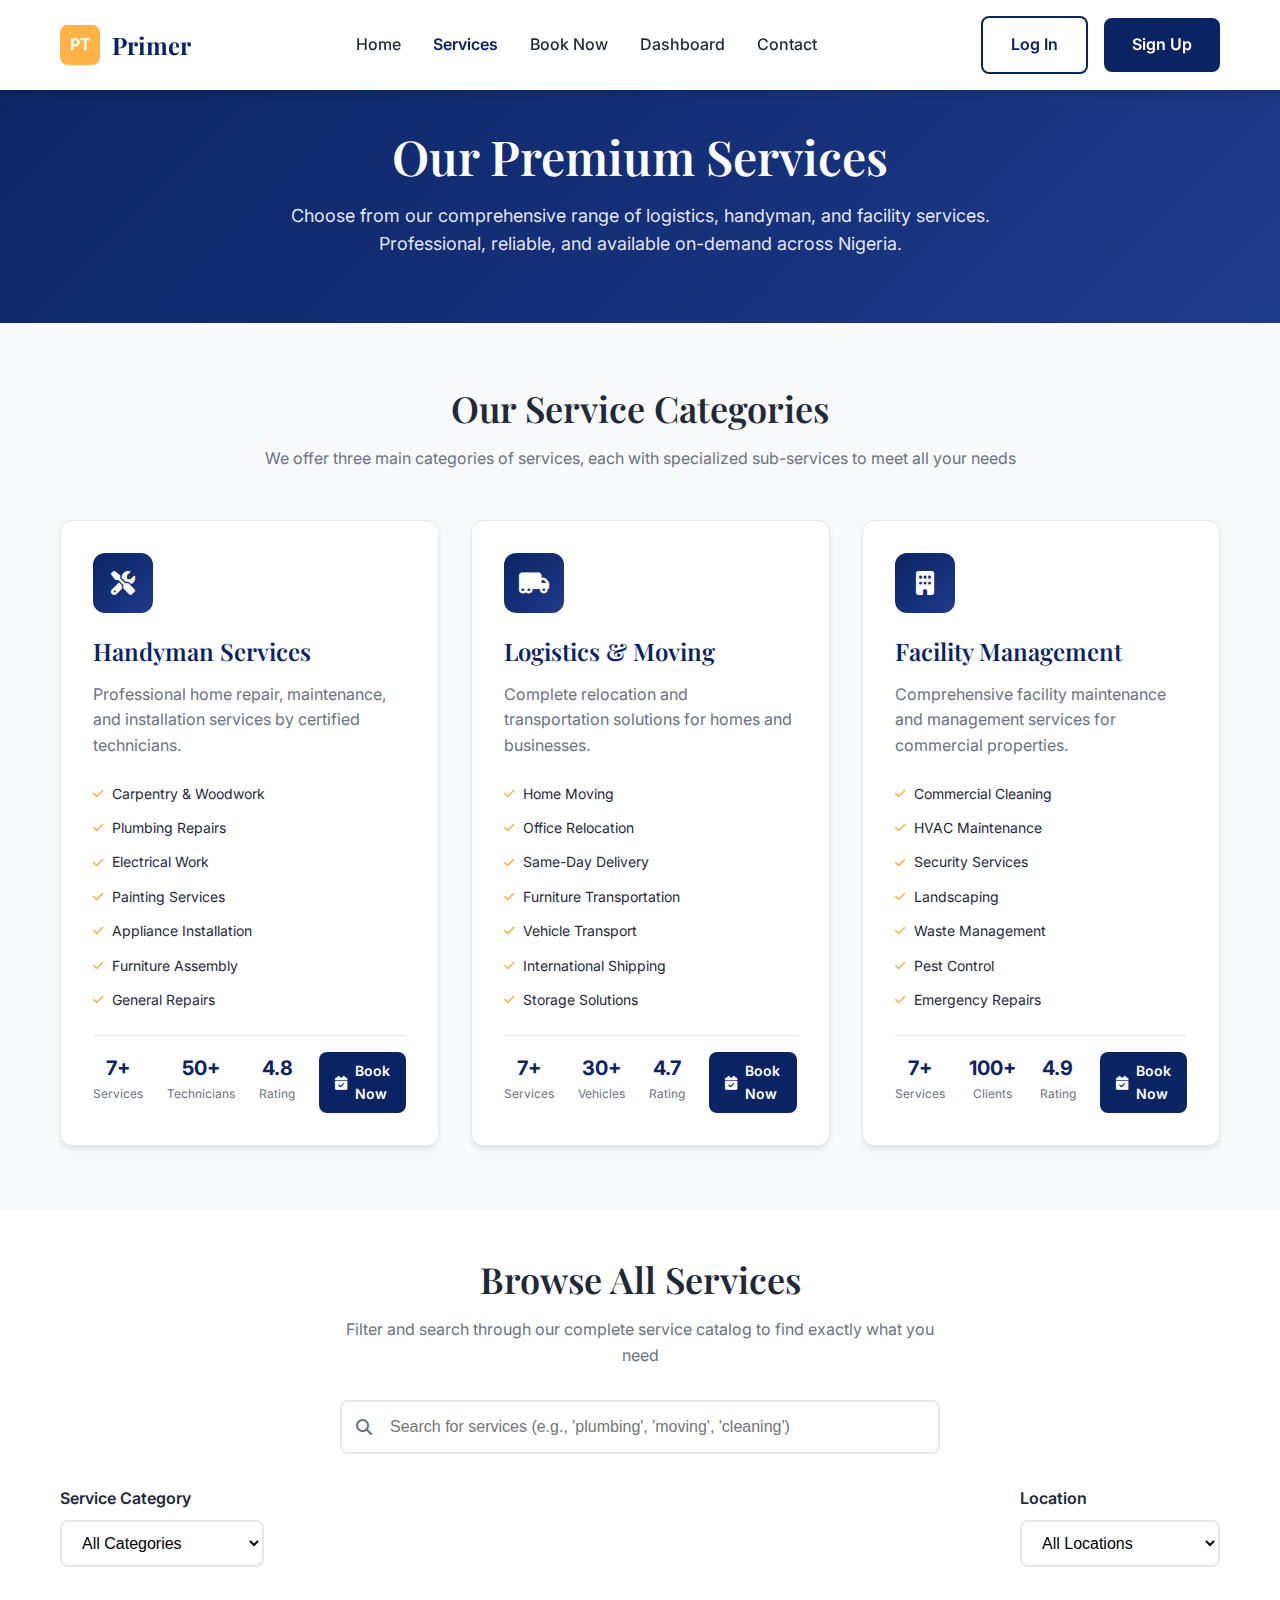
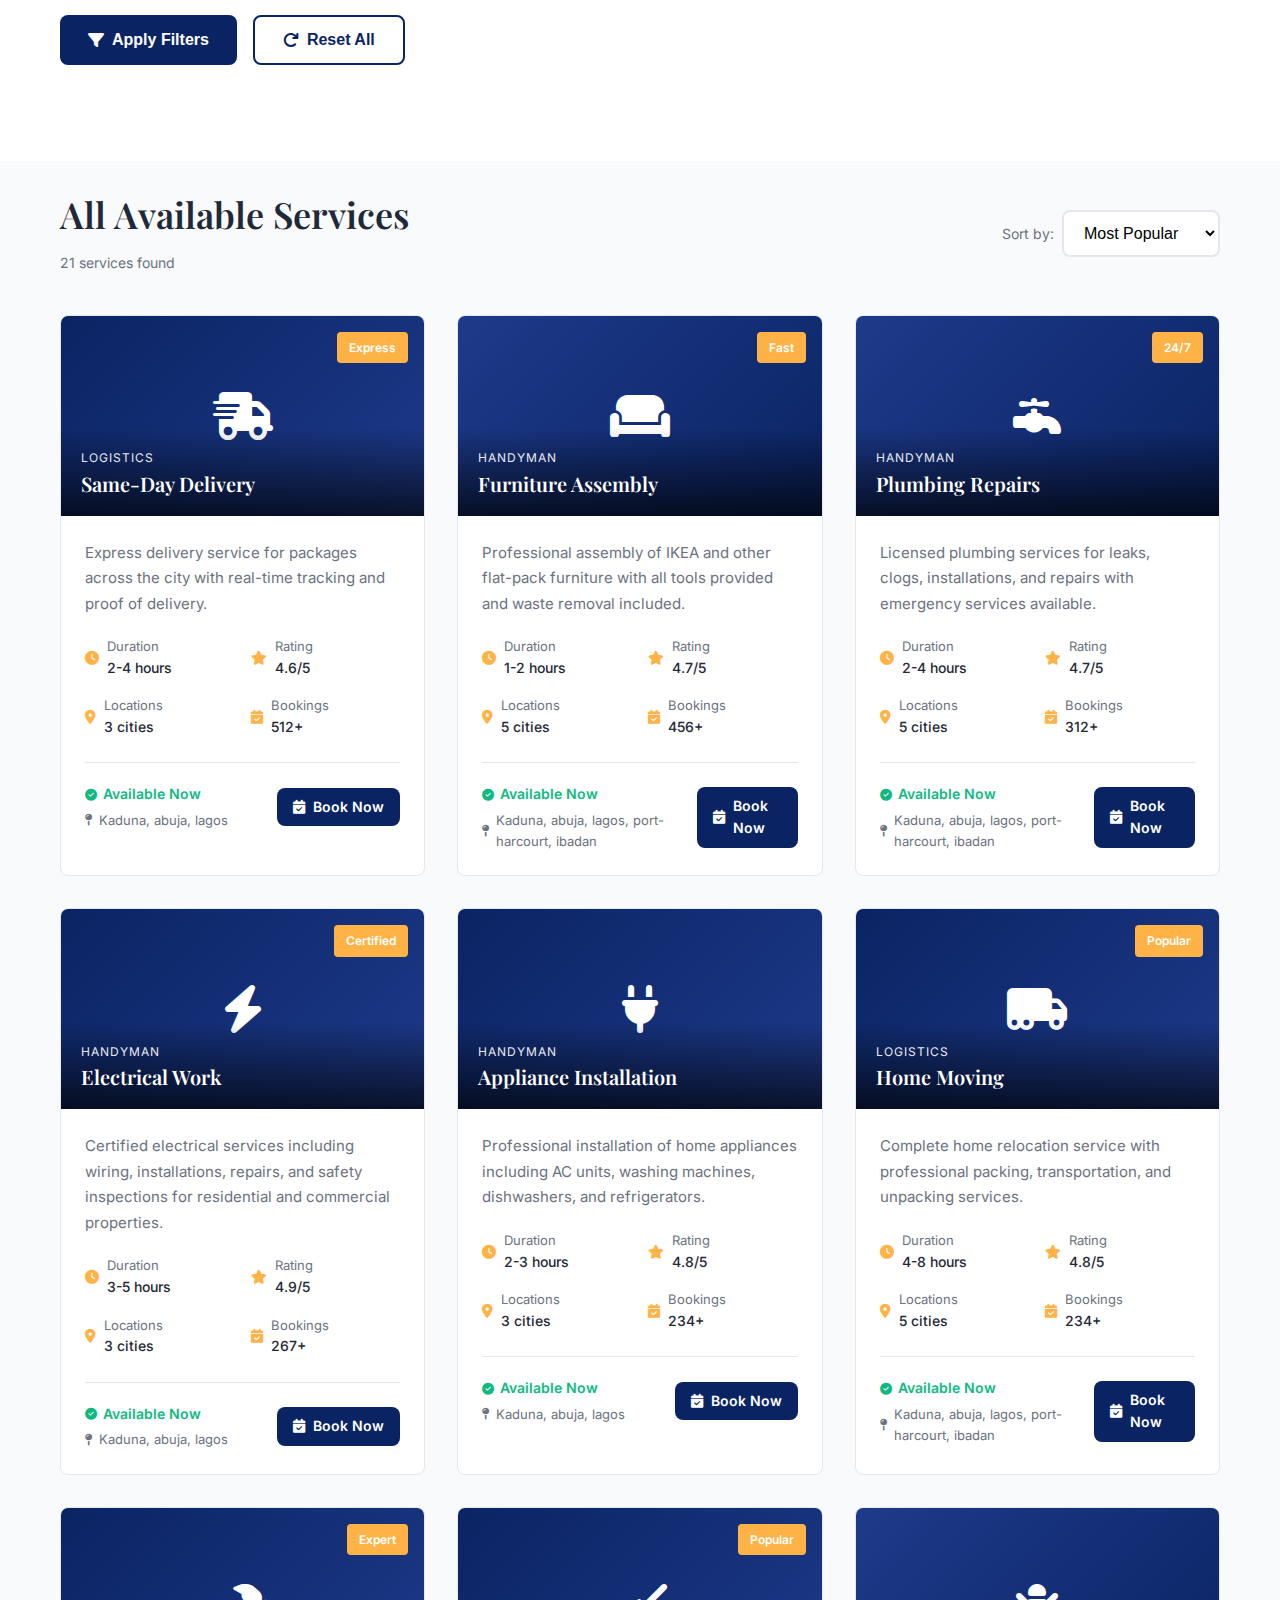
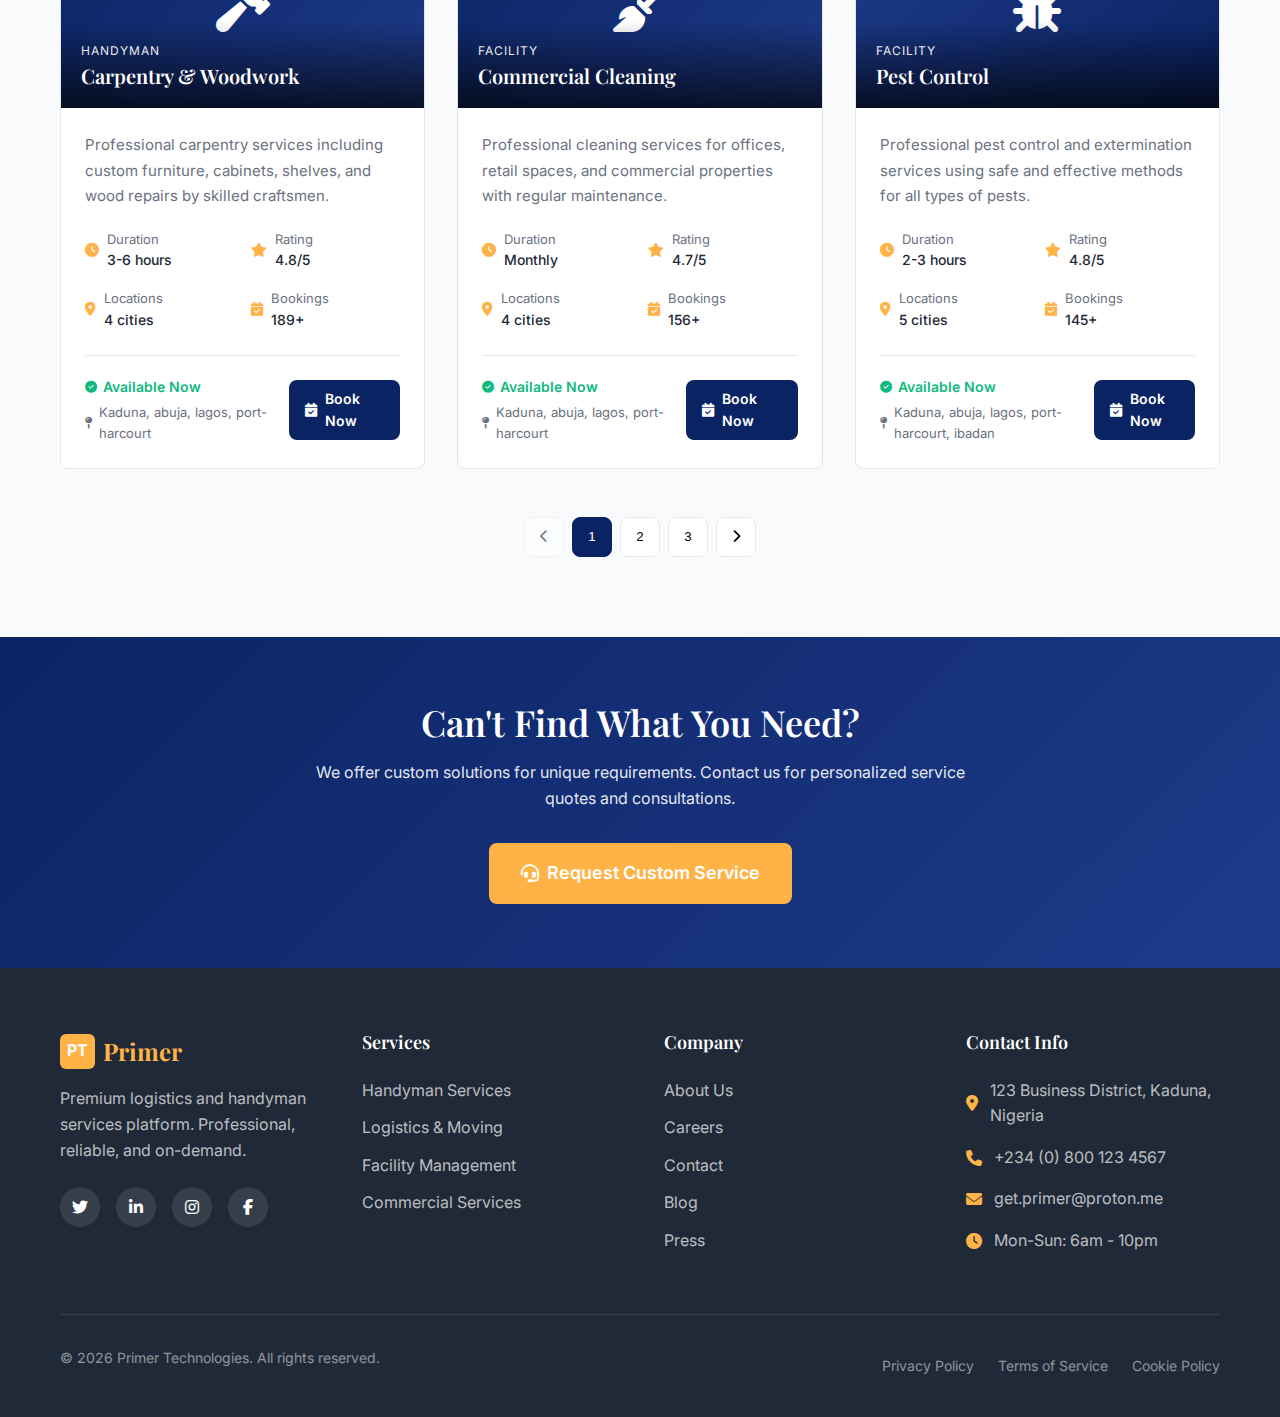
<file: services.html>
<!DOCTYPE html>
<html lang="en">
<head>
    <meta charset="UTF-8">
    <meta name="viewport" content="width=device-width, initial-scale=1.0">
    <title>Our Services - Primer Technologies</title>
    <link rel="preconnect" href="https://fonts.googleapis.com">
    <link rel="preconnect" href="https://fonts.gstatic.com" crossorigin>
    <link href="https://fonts.googleapis.com/css2?family=Playfair+Display:wght@400;500;600;700&family=Inter:wght@300;400;500;600;700&display=swap" rel="stylesheet">
    <link rel="stylesheet" href="https://cdnjs.cloudflare.com/ajax/libs/font-awesome/6.4.0/css/all.min.css">
    <style>
        /* ===== CSS RESET & GLOBAL STYLES ===== */
        :root {
            --primary: #0A2463;
            --primary-light: #1E3A8A;
            --accent: #FFB347;
            --accent-light: #FFCC80;
            --white: #FFFFFF;
            --surface: #F8FAFC;
            --text-primary: #1F2937;
            --text-secondary: #6B7280;
            --success: #10B981;
            --warning: #F59E0B;
            --error: #EF4444;
            --border: #E5E7EB;
            --shadow-sm: 0 1px 2px 0 rgba(0, 0, 0, 0.05);
            --shadow: 0 4px 6px -1px rgba(0, 0, 0, 0.1);
            --shadow-lg: 0 10px 30px rgba(0, 0, 0, 0.08);
            --radius-sm: 4px;
            --radius: 8px;
            --radius-lg: 12px;
            --transition: all 0.3s ease;
        }

        * {
            margin: 0;
            padding: 0;
            box-sizing: border-box;
        }

        html {
            scroll-behavior: smooth;
        }

        body {
            font-family: 'Inter', sans-serif;
            line-height: 1.6;
            color: var(--text-primary);
            background-color: var(--white);
            overflow-x: hidden;
        }

        h1, h2, h3, h4, h5, h6 {
            font-family: 'Playfair Display', serif;
            font-weight: 600;
            line-height: 1.2;
            margin-bottom: 1rem;
        }

        h1 {
            font-size: 3rem;
        }

        h2 {
            font-size: 2.25rem;
        }

        h3 {
            font-size: 1.75rem;
        }

        p {
            margin-bottom: 1rem;
            color: var(--text-secondary);
        }

        a {
            text-decoration: none;
            color: inherit;
        }

        img {
            max-width: 100%;
            height: auto;
        }

        .container {
            width: 100%;
            max-width: 1200px;
            margin: 0 auto;
            padding: 0 20px;
        }

        section {
            padding: 5rem 0;
        }

        .btn {
            display: inline-flex;
            align-items: center;
            justify-content: center;
            padding: 0.875rem 1.75rem;
            font-weight: 600;
            border-radius: var(--radius);
            cursor: pointer;
            transition: var(--transition);
            border: none;
            font-size: 1rem;
            gap: 0.5rem;
        }

        .btn-primary {
            background-color: var(--primary);
            color: var(--white);
        }

        .btn-primary:hover {
            background-color: var(--primary-light);
            transform: translateY(-2px);
            box-shadow: var(--shadow-lg);
        }

        .btn-accent {
            background-color: var(--accent);
            color: var(--white);
        }

        .btn-accent:hover {
            background-color: var(--accent-light);
            transform: translateY(-2px);
            box-shadow: var(--shadow-lg);
        }

        .btn-outline {
            background-color: transparent;
            color: var(--primary);
            border: 2px solid var(--primary);
        }

        .btn-outline:hover {
            background-color: var(--primary);
            color: var(--white);
        }

        .btn-large {
            padding: 1rem 2rem;
            font-size: 1.125rem;
        }

        .btn-full {
            width: 100%;
        }

        .btn-small {
            padding: 0.5rem 1rem;
            font-size: 0.875rem;
        }

        /* ===== HEADER & NAVIGATION ===== */
        .header {
            position: fixed;
            top: 0;
            left: 0;
            width: 100%;
            background-color: var(--white);
            box-shadow: var(--shadow);
            z-index: 1000;
            padding: 1rem 0;
        }

        .header-content {
            display: flex;
            justify-content: space-between;
            align-items: center;
        }

        .logo-container {
            display: flex;
            align-items: center;
            gap: 0.75rem;
        }

        .logo-img {
            height: 40px;
            width: auto;
        }

        .logo-text {
            font-family: 'Playfair Display', serif;
            font-weight: 700;
            font-size: 1.5rem;
            color: var(--primary);
        }

        .nav-desktop {
            display: flex;
            gap: 2rem;
            align-items: center;
        }

        .nav-link {
            font-weight: 500;
            color: var(--text-primary);
            transition: var(--transition);
        }

        .nav-link:hover {
            color: var(--primary);
        }

        .nav-link.active {
            color: var(--primary);
            font-weight: 600;
        }

        .user-actions {
            display: flex;
            align-items: center;
            gap: 1rem;
        }

        .user-profile {
            display: flex;
            align-items: center;
            gap: 0.5rem;
            cursor: pointer;
        }

        .user-avatar {
            width: 40px;
            height: 40px;
            border-radius: 50%;
            background-color: var(--primary);
            color: var(--white);
            display: flex;
            align-items: center;
            justify-content: center;
            font-weight: 600;
        }

        .mobile-menu-btn {
            display: none;
            background: none;
            border: none;
            font-size: 1.5rem;
            color: var(--primary);
            cursor: pointer;
        }

        .mobile-menu {
            position: fixed;
            top: 70px;
            left: 0;
            width: 100%;
            background-color: var(--white);
            box-shadow: var(--shadow);
            padding: 1rem;
            display: none;
            flex-direction: column;
            gap: 1rem;
            z-index: 999;
        }

        .mobile-menu.active {
            display: flex;
        }

        /* ===== PAGE HEADER ===== */
        .page-header {
            background: linear-gradient(135deg, #0A2463 0%, #1E3A8A 100%);
            color: var(--white);
            padding: 8rem 0 4rem;
            text-align: center;
        }

        .page-header h1 {
            color: var(--white);
            margin-bottom: 1rem;
        }

        .page-header p {
            color: rgba(255, 255, 255, 0.9);
            max-width: 700px;
            margin: 0 auto;
            font-size: 1.125rem;
        }

        /* ===== SERVICE CATEGORIES SECTION ===== */
        .service-categories {
            background-color: var(--surface);
            padding: 4rem 0;
        }

        .categories-grid {
            display: grid;
            grid-template-columns: repeat(3, 1fr);
            gap: 2rem;
            margin-top: 3rem;
        }

        .category-card {
            background: var(--white);
            border-radius: var(--radius-lg);
            padding: 2rem;
            box-shadow: var(--shadow);
            transition: var(--transition);
            border: 1px solid var(--border);
        }

        .category-card:hover {
            transform: translateY(-5px);
            box-shadow: var(--shadow-lg);
            border-color: var(--primary);
        }

        .category-icon {
            width: 60px;
            height: 60px;
            background: linear-gradient(135deg, var(--primary) 0%, var(--primary-light) 100%);
            border-radius: 12px;
            display: flex;
            align-items: center;
            justify-content: center;
            margin-bottom: 1.5rem;
        }

        .category-icon i {
            font-size: 1.5rem;
            color: var(--white);
        }

        .category-title {
            font-size: 1.5rem;
            margin-bottom: 1rem;
            color: var(--primary);
        }

        .category-description {
            color: var(--text-secondary);
            margin-bottom: 1.5rem;
            line-height: 1.6;
        }

        .category-services {
            list-style: none;
            margin-bottom: 1.5rem;
        }

        .category-service {
            display: flex;
            align-items: center;
            gap: 0.5rem;
            margin-bottom: 0.75rem;
            font-size: 0.875rem;
            color: var(--text-primary);
        }

        .category-service i {
            color: var(--accent);
            font-size: 0.75rem;
        }

        .category-stats {
            display: flex;
            gap: 1.5rem;
            padding-top: 1rem;
            border-top: 1px solid var(--border);
        }

        .stat-item {
            display: flex;
            flex-direction: column;
            align-items: center;
        }

        .stat-value {
            font-size: 1.25rem;
            font-weight: 700;
            color: var(--primary);
        }

        .stat-label {
            font-size: 0.75rem;
            color: var(--text-secondary);
        }

        /* ===== SERVICES FILTER SECTION ===== */
        .services-filter {
            background-color: var(--white);
            padding: 3rem 0;
        }

        .filter-container {
            display: flex;
            flex-direction: column;
            gap: 2rem;
        }

        .search-bar {
            position: relative;
            max-width: 600px;
            margin: 0 auto;
            width: 100%;
        }

        .search-input {
            width: 100%;
            padding: 1rem 1.5rem 1rem 3rem;
            border: 2px solid var(--border);
            border-radius: var(--radius);
            font-size: 1rem;
            transition: var(--transition);
        }

        .search-input:focus {
            outline: none;
            border-color: var(--primary);
            box-shadow: 0 0 0 3px rgba(10, 36, 99, 0.1);
        }

        .search-icon {
            position: absolute;
            left: 1rem;
            top: 50%;
            transform: translateY(-50%);
            color: var(--text-secondary);
        }

        .filters-row {
            display: flex;
            justify-content: space-between;
            align-items: center;
            flex-wrap: wrap;
            gap: 1.5rem;
        }

        .filter-group {
            display: flex;
            flex-direction: column;
            gap: 0.5rem;
            min-width: 200px;
        }

        .filter-label {
            font-weight: 600;
            color: var(--text-primary);
        }

        .filter-select {
            padding: 0.75rem 1rem;
            border: 2px solid var(--border);
            border-radius: var(--radius);
            font-size: 1rem;
            background-color: var(--white);
            cursor: pointer;
            transition: var(--transition);
        }

        .filter-select:focus {
            outline: none;
            border-color: var(--primary);
        }

        .price-range {
            display: flex;
            align-items: center;
            gap: 1rem;
            display: none; /* Hiding price filter */
        }

        .price-input {
            padding: 0.75rem 1rem;
            border: 2px solid var(--border);
            border-radius: var(--radius);
            font-size: 1rem;
            width: 120px;
            transition: var(--transition);
        }

        .price-input:focus {
            outline: none;
            border-color: var(--primary);
        }

        .price-slider {
            width: 200px;
            display: none; /* Hiding price slider */
        }

        .filter-actions {
            display: flex;
            gap: 1rem;
            margin-top: 1rem;
        }

        .filter-badges {
            display: flex;
            flex-wrap: wrap;
            gap: 0.5rem;
            margin-top: 1rem;
        }

        .filter-badge {
            background-color: var(--surface);
            padding: 0.5rem 1rem;
            border-radius: 20px;
            font-size: 0.875rem;
            display: flex;
            align-items: center;
            gap: 0.5rem;
            cursor: pointer;
            transition: var(--transition);
        }

        .filter-badge:hover {
            background-color: var(--border);
        }

        .filter-badge.active {
            background-color: var(--primary);
            color: var(--white);
        }

        .clear-filters {
            color: var(--primary);
            font-weight: 600;
            cursor: pointer;
            font-size: 0.875rem;
            display: flex;
            align-items: center;
            gap: 0.25rem;
        }

        .clear-filters:hover {
            text-decoration: underline;
        }

        /* ===== SERVICES GRID (FROM T.HTML) ===== */
        .services-grid-section {
            padding: 2rem 0 5rem;
            background-color: var(--surface);
        }

        .services-header {
            display: flex;
            justify-content: space-between;
            align-items: center;
            margin-bottom: 2rem;
            flex-wrap: wrap;
            gap: 1rem;
        }

        .results-count {
            color: var(--text-secondary);
            font-size: 0.875rem;
        }

        .sort-options {
            display: flex;
            align-items: center;
            gap: 0.5rem;
        }

        .sort-label {
            font-size: 0.875rem;
            color: var(--text-secondary);
        }

        /* Services Grid Layout from t.html */
        .services-grid {
            display: grid;
            grid-template-columns: repeat(auto-fill, minmax(350px, 1fr));
            gap: 32px;
            margin-top: 40px;
        }

        .service-card {
            background: var(--white);
            border-radius: var(--radius);
            overflow: hidden;
            border: 1px solid var(--border);
            transition: var(--transition);
            position: relative;
        }

        .service-card:hover {
            transform: translateY(-8px);
            box-shadow: var(--shadow-lg);
            border-color: var(--primary);
        }

        .service-badge {
            position: absolute;
            top: 16px;
            right: 16px;
            padding: 6px 12px;
            background-color: var(--accent);
            color: var(--white);
            font-size: 12px;
            font-weight: 600;
            border-radius: 4px;
            z-index: 2;
        }

        .service-image {
            height: 200px;
            background-color: var(--primary-light);
            background-size: cover;
            background-position: center;
            position: relative;
            display: flex;
            align-items: center;
            justify-content: center;
        }

        .service-image i {
            font-size: 3rem;
            color: var(--white);
        }

        .service-overlay {
            position: absolute;
            bottom: 0;
            left: 0;
            right: 0;
            background: linear-gradient(to top, rgba(0, 0, 0, 0.7), transparent);
            padding: 20px;
            color: var(--white);
        }

        .service-category {
            font-size: 12px;
            text-transform: uppercase;
            letter-spacing: 1px;
            opacity: 0.9;
            margin-bottom: 4px;
            font-family: 'Inter', sans-serif;
        }

        .service-title {
            font-size: 20px;
            color: var(--white);
            margin-bottom: 0;
            font-family: 'Playfair Display', serif;
        }

        .service-content {
            padding: 24px;
        }

        .service-description {
            color: var(--text-secondary);
            margin-bottom: 20px;
            font-size: 15px;
            line-height: 1.7;
        }

        .service-details {
            display: grid;
            grid-template-columns: 1fr 1fr;
            gap: 16px;
            margin-bottom: 24px;
        }

        .detail-item {
            display: flex;
            align-items: center;
            gap: 8px;
        }

        .detail-icon {
            color: var(--accent);
            font-size: 14px;
        }

        .detail-label {
            font-size: 13px;
            color: var(--text-secondary);
        }

        .detail-value {
            font-size: 14px;
            font-weight: 500;
            color: var(--text-primary);
        }

        .service-actions {
            display: flex;
            justify-content: space-between;
            align-items: center;
            margin-top: 20px;
            padding-top: 20px;
            border-top: 1px solid var(--border);
        }

        .service-info {
            display: flex;
            flex-direction: column;
            gap: 4px;
        }

        .service-availability {
            font-size: 14px;
            color: var(--success);
            font-weight: 600;
            display: flex;
            align-items: center;
            gap: 6px;
        }

        .service-availability i {
            font-size: 12px;
        }

        .service-location {
            font-size: 13px;
            color: var(--text-secondary);
            display: flex;
            align-items: center;
            gap: 6px;
        }

        .service-location i {
            font-size: 12px;
        }

        .no-results {
            grid-column: 1 / -1;
            text-align: center;
            padding: 4rem;
            background-color: var(--white);
            border-radius: var(--radius-lg);
            border: 1px solid var(--border);
        }

        .no-results-icon {
            font-size: 3rem;
            color: var(--text-secondary);
            margin-bottom: 1rem;
        }

        /* ===== PAGINATION ===== */
        .pagination {
            display: flex;
            justify-content: center;
            align-items: center;
            gap: 0.5rem;
            margin-top: 3rem;
        }

        .pagination-btn {
            width: 40px;
            height: 40px;
            border-radius: var(--radius);
            border: 1px solid var(--border);
            background-color: var(--white);
            display: flex;
            align-items: center;
            justify-content: center;
            cursor: pointer;
            transition: var(--transition);
        }

        .pagination-btn:hover {
            background-color: var(--surface);
            border-color: var(--primary);
        }

        .pagination-btn.active {
            background-color: var(--primary);
            color: var(--white);
            border-color: var(--primary);
        }

        .pagination-btn.disabled {
            opacity: 0.5;
            cursor: not-allowed;
        }

        .pagination-btn.disabled:hover {
            background-color: var(--white);
            border-color: var(--border);
        }

        .pagination-ellipsis {
            padding: 0 0.5rem;
            color: var(--text-secondary);
        }

        /* ===== CTA SECTION ===== */
        .services-cta {
            background: linear-gradient(135deg, var(--primary) 0%, var(--primary-light) 100%);
            color: var(--white);
            text-align: center;
            padding: 4rem 0;
        }

        .services-cta h2 {
            color: var(--white);
            margin-bottom: 1rem;
        }

        .services-cta p {
            color: rgba(255, 255, 255, 0.9);
            max-width: 700px;
            margin: 0 auto 2rem;
        }

        /* ===== FOOTER ===== */
        .footer {
            background-color: var(--text-primary);
            color: var(--white);
            padding: 4rem 0 2rem;
        }

        .footer-content {
            display: grid;
            grid-template-columns: repeat(4, 1fr);
            gap: 3rem;
            margin-bottom: 3rem;
        }

        .footer-logo-container {
            display: flex;
            align-items: center;
            gap: 0.5rem;
            margin-bottom: 1rem;
        }

        .footer-logo-img {
            height: 35px;
            width: auto;
        }

        .footer-logo-text {
            font-family: 'Playfair Display', serif;
            font-weight: 700;
            font-size: 1.5rem;
            color: var(--accent);
        }

        .footer-description {
            color: rgba(255, 255, 255, 0.7);
            margin-bottom: 1.5rem;
        }

        .social-links {
            display: flex;
            gap: 1rem;
        }

        .social-link {
            width: 40px;
            height: 40px;
            border-radius: 50%;
            background-color: rgba(255, 255, 255, 0.1);
            display: flex;
            align-items: center;
            justify-content: center;
            transition: var(--transition);
        }

        .social-link:hover {
            background-color: var(--accent);
            color: var(--text-primary);
        }

        .footer-heading {
            font-size: 1.125rem;
            margin-bottom: 1.5rem;
            color: var(--white);
        }

        .footer-links {
            list-style: none;
        }

        .footer-link {
            margin-bottom: 0.75rem;
        }

        .footer-link a {
            color: rgba(255, 255, 255, 0.7);
            transition: var(--transition);
        }

        .footer-link a:hover {
            color: var(--accent);
            padding-left: 5px;
        }

        .contact-info {
            display: flex;
            flex-direction: column;
            gap: 1rem;
        }

        .contact-item {
            display: flex;
            align-items: center;
            gap: 0.75rem;
            color: rgba(255, 255, 255, 0.7);
        }

        .contact-item i {
            color: var(--accent);
        }

        .footer-bottom {
            padding-top: 2rem;
            border-top: 1px solid rgba(255, 255, 255, 0.1);
            display: flex;
            justify-content: space-between;
            align-items: center;
            flex-wrap: wrap;
            gap: 1rem;
        }

        .copyright {
            color: rgba(255, 255, 255, 0.5);
            font-size: 0.875rem;
        }

        .footer-bottom-links {
            display: flex;
            gap: 1.5rem;
        }

        .footer-bottom-link {
            color: rgba(255, 255, 255, 0.5);
            font-size: 0.875rem;
            transition: var(--transition);
        }

        .footer-bottom-link:hover {
            color: var(--accent);
        }

        /* ===== RESPONSIVE STYLES ===== */
        @media (max-width: 1024px) {
            .categories-grid {
                grid-template-columns: 1fr;
            }
            
            .footer-content {
                grid-template-columns: repeat(2, 1fr);
            }
            
            .filters-row {
                flex-direction: column;
                align-items: flex-start;
            }
            
            .filter-group {
                width: 100%;
            }
            
            .services-grid {
                grid-template-columns: repeat(2, 1fr);
            }
        }

        @media (max-width: 768px) {
            h1 {
                font-size: 2.25rem;
            }
            
            h2 {
                font-size: 1.75rem;
            }
            
            section {
                padding: 3rem 0;
            }
            
            .nav-desktop {
                display: none;
            }
            
            .mobile-menu-btn {
                display: block;
            }
            
            .user-actions .btn {
                display: none;
            }
            
            .page-header {
                padding: 7rem 0 3rem;
            }
            
            .services-header {
                flex-direction: column;
                align-items: flex-start;
            }
            
            .services-grid {
                grid-template-columns: 1fr;
            }
            
            .footer-content {
                grid-template-columns: 1fr;
                gap: 2rem;
            }
            
            .footer-bottom {
                flex-direction: column;
                text-align: center;
            }
        }

        @media (max-width: 480px) {
            .filter-actions {
                flex-direction: column;
            }
            
            .service-actions {
                flex-direction: column;
                align-items: flex-start;
                gap: 1rem;
            }
            
            .service-details {
                grid-template-columns: 1fr;
            }
        }
    </style>
</head>
<body>
    <!-- ===== HEADER ===== -->
    <header class="header">
        <div class="container header-content">
            <div class="logo-container">
                <div class="logo-img-placeholder" style="width: 40px; height: 40px; background: var(--accent); border-radius: 8px; display: flex; align-items: center; justify-content: center; color: white; font-weight: bold;">PT</div>
                <div class="logo-text">Primer</div>
            </div>
            
            <nav class="nav-desktop">
                <a href="index.html" class="nav-link">Home</a>
                <a href="services.html" class="nav-link active">Services</a>
                <a href="booking.html" class="nav-link">Book Now</a>
                <a href="dashboard.html" class="nav-link">Dashboard</a>
                <a href="contact.html" class="nav-link">Contact</a>
            </nav>
            
            <div class="user-actions">
                <a href="login.html" class="btn btn-outline">Log In</a>
                <a href="register.html" class="btn btn-primary">Sign Up</a>
                <button class="mobile-menu-btn" id="mobileMenuBtn">
                    <i class="fas fa-bars"></i>
                </button>
            </div>
        </div>
        
        <div class="mobile-menu" id="mobileMenu">
            <a href="index.html" class="nav-link">Home</a>
            <a href="services.html" class="nav-link active">Services</a>
            <a href="booking.html" class="nav-link">Book Now</a>
            <a href="dashboard.html" class="nav-link">Dashboard</a>
            <a href="contact.html" class="nav-link">Contact</a>
            <div class="mobile-auth">
                <a href="login.html" class="btn btn-outline btn-full">Log In</a>
                <a href="register.html" class="btn btn-primary btn-full">Sign Up</a>
            </div>
        </div>
    </header>

    <!-- ===== PAGE HEADER ===== -->
    <section class="page-header">
        <div class="container">
            <h1>Our Premium Services</h1>
            <p>Choose from our comprehensive range of logistics, handyman, and facility services. Professional, reliable, and available on-demand across Nigeria.</p>
        </div>
    </section>

    <!-- ===== SERVICE CATEGORIES SECTION ===== -->
    <section class="service-categories">
        <div class="container">
            <h2 style="text-align: center; margin-bottom: 1rem;">Our Service Categories</h2>
            <p style="text-align: center; max-width: 800px; margin: 0 auto 3rem; color: var(--text-secondary);">
                We offer three main categories of services, each with specialized sub-services to meet all your needs
            </p>
            
            <div class="categories-grid">
                <!-- Handyman Services -->
                <div class="category-card">
                    <div class="category-icon">
                        <i class="fas fa-tools"></i>
                    </div>
                    <h3 class="category-title">Handyman Services</h3>
                    <p class="category-description">
                        Professional home repair, maintenance, and installation services by certified technicians.
                    </p>
                    <ul class="category-services">
                        <li class="category-service">
                            <i class="fas fa-check"></i>
                            <span>Carpentry & Woodwork</span>
                        </li>
                        <li class="category-service">
                            <i class="fas fa-check"></i>
                            <span>Plumbing Repairs</span>
                        </li>
                        <li class="category-service">
                            <i class="fas fa-check"></i>
                            <span>Electrical Work</span>
                        </li>
                        <li class="category-service">
                            <i class="fas fa-check"></i>
                            <span>Painting Services</span>
                        </li>
                        <li class="category-service">
                            <i class="fas fa-check"></i>
                            <span>Appliance Installation</span>
                        </li>
                        <li class="category-service">
                            <i class="fas fa-check"></i>
                            <span>Furniture Assembly</span>
                        </li>
                        <li class="category-service">
                            <i class="fas fa-check"></i>
                            <span>General Repairs</span>
                        </li>
                    </ul>
                    <div class="category-stats">
                        <div class="stat-item">
                            <div class="stat-value">7+</div>
                            <div class="stat-label">Services</div>
                        </div>
                        <div class="stat-item">
                            <div class="stat-value">50+</div>
                            <div class="stat-label">Technicians</div>
                        </div>
                        <div class="stat-item">
                            <div class="stat-value">4.8</div>
                            <div class="stat-label">Rating</div>
                        </div>
                         <a href="booking.html?service=${service.id}" class="btn btn-primary btn-small">
                                    <i class="fas fa-calendar-check"></i>
                                    Book Now
                                </a>
                    </div>
                </div>

                <!-- Logistics & Moving -->
                <div class="category-card">
                    <div class="category-icon">
                        <i class="fas fa-truck-moving"></i>
                    </div>
                    <h3 class="category-title">Logistics & Moving</h3>
                    <p class="category-description">
                        Complete relocation and transportation solutions for homes and businesses.
                    </p>
                    <ul class="category-services">
                        <li class="category-service">
                            <i class="fas fa-check"></i>
                            <span>Home Moving</span>
                        </li>
                        <li class="category-service">
                            <i class="fas fa-check"></i>
                            <span>Office Relocation</span>
                        </li>
                        <li class="category-service">
                            <i class="fas fa-check"></i>
                            <span>Same-Day Delivery</span>
                        </li>
                        <li class="category-service">
                            <i class="fas fa-check"></i>
                            <span>Furniture Transportation</span>
                        </li>
                        <li class="category-service">
                            <i class="fas fa-check"></i>
                            <span>Vehicle Transport</span>
                        </li>
                        <li class="category-service">
                            <i class="fas fa-check"></i>
                            <span>International Shipping</span>
                        </li>
                        <li class="category-service">
                            <i class="fas fa-check"></i>
                            <span>Storage Solutions</span>
                        </li>
                    </ul>
                    <div class="category-stats">
                        <div class="stat-item">
                            <div class="stat-value">7+</div>
                            <div class="stat-label">Services</div>
                        </div>
                        <div class="stat-item">
                            <div class="stat-value">30+</div>
                            <div class="stat-label">Vehicles</div>
                        </div>
                        <div class="stat-item">
                            <div class="stat-value">4.7</div>
                            <div class="stat-label">Rating</div>
                        </div>
                         <a href="booking.htm" class="btn btn-primary btn-small">
                                    <i class="fas fa-calendar-check"></i>
                                    Book Now
                                </a>
                    </div>
                </div>

                <!-- Facility Management -->
                <div class="category-card">
                    <div class="category-icon">
                        <i class="fas fa-building"></i>
                    </div>
                    <h3 class="category-title">Facility Management</h3>
                    <p class="category-description">
                        Comprehensive facility maintenance and management services for commercial properties.
                    </p>
                    <ul class="category-services">
                        <li class="category-service">
                            <i class="fas fa-check"></i>
                            <span>Commercial Cleaning</span>
                        </li>
                        <li class="category-service">
                            <i class="fas fa-check"></i>
                            <span>HVAC Maintenance</span>
                        </li>
                        <li class="category-service">
                            <i class="fas fa-check"></i>
                            <span>Security Services</span>
                        </li>
                        <li class="category-service">
                            <i class="fas fa-check"></i>
                            <span>Landscaping</span>
                        </li>
                        <li class="category-service">
                            <i class="fas fa-check"></i>
                            <span>Waste Management</span>
                        </li>
                        <li class="category-service">
                            <i class="fas fa-check"></i>
                            <span>Pest Control</span>
                        </li>
                        <li class="category-service">
                            <i class="fas fa-check"></i>
                            <span>Emergency Repairs</span>
                        </li>
                    </ul>
                    <div class="category-stats">
                        <div class="stat-item">
                            <div class="stat-value">7+</div>
                            <div class="stat-label">Services</div>
                        </div>
                        <div class="stat-item">
                            <div class="stat-value">100+</div>
                            <div class="stat-label">Clients</div>
                        </div>
                        <div class="stat-item">
                            <div class="stat-value">4.9</div>
                            <div class="stat-label">Rating</div>
                        </div>
                         <a href="booking.html?service=${service.id}" class="btn btn-primary btn-small">
                                    <i class="fas fa-calendar-check"></i>
                                    Book Now
                                </a>
                    </div>
                </div>
            </div>
        </div>
    </section>

    <!-- ===== SERVICES FILTER SECTION ===== -->
    <section class="services-filter">
        <div class="container">
            <h2 style="text-align: center; margin-bottom: 1rem;">Browse All Services</h2>
            <p style="text-align: center; max-width: 600px; margin: 0 auto 2rem; color: var(--text-secondary);">
                Filter and search through our complete service catalog to find exactly what you need
            </p>
            
            <div class="filter-container">
                <!-- Search Bar -->
                <div class="search-bar">
                    <i class="fas fa-search search-icon"></i>
                    <input type="text" class="search-input" id="searchInput" placeholder="Search for services (e.g., 'plumbing', 'moving', 'cleaning')">
                </div>

                <!-- Filters Row -->
                <div class="filters-row">
                    <div class="filter-group">
                        <label class="filter-label">Service Category</label>
                        <select class="filter-select" id="categoryFilter">
                            <option value="all">All Categories</option>
                            <option value="handyman">Handyman Services</option>
                            <option value="logistics">Logistics & Moving</option>
                            <option value="facility">Facility Management</option>
                        </select>
                    </div>

                    <div class="filter-group">
                        <label class="filter-label">Location</label>
                        <select class="filter-select" id="locationFilter">
                            <option value="all">All Locations</option>
                            <option value="Kaduna">Kaduna</option>
                            <option value="abuja">Abuja</option>
                            <option value="lagos">Lagos</option>
                            <option value="port-harcourt">Port Harcourt</option>
                            <option value="ibadan">Ibadan</option>
                            <option value="others">Other Cities</option>
                        </select>
                    </div>
                </div>

                <!-- Filter Actions -->
                <div class="filter-actions">
                    <button class="btn btn-primary" id="applyFilters">
                        <i class="fas fa-filter"></i>
                        Apply Filters
                    </button>
                    <button class="btn btn-outline" id="resetFilters">
                        <i class="fas fa-redo"></i>
                        Reset All
                    </button>
                </div>

                <!-- Active Filter Badges -->
                <div class="filter-badges" id="activeFilters">
                    <!-- Active filters will be dynamically added here -->
                </div>
            </div>
        </div>
    </section>

    <!-- ===== SERVICES GRID SECTION ===== -->
    <section class="services-grid-section">
        <div class="container">
            <!-- Services Header -->
            <div class="services-header">
                <div>
                    <h2>All Available Services</h2>
                    <div class="results-count" id="resultsCount">Loading services...</div>
                </div>
                
                <div class="sort-options">
                    <span class="sort-label">Sort by:</span>
                    <select class="filter-select" id="sortBy">
                        <option value="popular">Most Popular</option>
                        <option value="rating">Highest Rated</option>
                        <option value="name">Name: A to Z</option>
                    </select>
                </div>
            </div>

            <!-- Services Grid (New Layout from t.html) -->
            <div class="services-grid" id="servicesGrid">
                <!-- Services will be loaded dynamically -->
            </div>

            <!-- No Results Message -->
            <div class="no-results" id="noResults" style="display: none;">
                <div class="no-results-icon">
                    <i class="fas fa-search"></i>
                </div>
                <h3>No services found</h3>
                <p>Try adjusting your filters or search terms to find what you're looking for.</p>
                <button class="btn btn-primary" id="clearSearchFilters">
                    <i class="fas fa-redo"></i>
                    Clear All Filters
                </button>
            </div>

            <!-- Pagination -->
            <div class="pagination" id="pagination">
                <!-- Pagination will be dynamically added here -->
            </div>
        </div>
    </section>

    <!-- ===== CTA SECTION ===== -->
    <section class="services-cta">
        <div class="container">
            <h2>Can't Find What You Need?</h2>
            <p>We offer custom solutions for unique requirements. Contact us for personalized service quotes and consultations.</p>
            <a href="contact.html" class="btn btn-accent btn-large">
                <i class="fas fa-headset"></i>
                Request Custom Service
            </a>
        </div>
    </section>

    <!-- ===== FOOTER ===== -->
    <footer class="footer">
        <div class="container">
            <div class="footer-content">
                <div class="footer-col">
                    <div class="footer-logo-container">
                        <div class="footer-logo-img-placeholder" style="width: 35px; height: 35px; background: var(--accent); border-radius: 6px; display: flex; align-items: center; justify-content: center; color: white; font-weight: bold;">PT</div>
                        <div class="footer-logo-text">Primer</div>
                    </div>
                    <p class="footer-description">Premium logistics and handyman services platform. Professional, reliable, and on-demand.</p>
                    
                    <div class="social-links">
                        <a href="#" class="social-link">
                            <i class="fab fa-twitter"></i>
                        </a>
                        <a href="#" class="social-link">
                            <i class="fab fa-linkedin-in"></i>
                        </a>
                        <a href="#" class="social-link">
                            <i class="fab fa-instagram"></i>
                        </a>
                        <a href="#" class="social-link">
                            <i class="fab fa-facebook-f"></i>
                        </a>
                    </div>
                </div>
                
                <div class="footer-col">
                    <h4 class="footer-heading">Services</h4>
                    <ul class="footer-links">
                        <li class="footer-link"><a href="services.html">Handyman Services</a></li>
                        <li class="footer-link"><a href="services.html">Logistics & Moving</a></li>
                        <li class="footer-link"><a href="services.html">Facility Management</a></li>
                        <li class="footer-link"><a href="services.html">Commercial Services</a></li>
                    </ul>
                </div>
                
                <div class="footer-col">
                    <h4 class="footer-heading">Company</h4>
                    <ul class="footer-links">
                        <li class="footer-link"><a href="#">About Us</a></li>
                        <li class="footer-link"><a href="#">Careers</a></li>
                        <li class="footer-link"><a href="contact.html">Contact</a></li>
                        <li class="footer-link"><a href="#">Blog</a></li>
                        <li class="footer-link"><a href="#">Press</a></li>
                    </ul>
                </div>
                
                <div class="footer-col">
                    <h4 class="footer-heading">Contact Info</h4>
                    <div class="contact-info">
                        <div class="contact-item">
                            <i class="fas fa-map-marker-alt"></i>
                            <span>123 Business District, Kaduna, Nigeria</span>
                        </div>
                        <div class="contact-item">
                            <i class="fas fa-phone"></i>
                            <span>+234 (0) 800 123 4567</span>
                        </div>
                        <div class="contact-item">
                            <i class="fas fa-envelope"></i>
                            <span>get.primer@proton.me</span>
                        </div>
                        <div class="contact-item">
                            <i class="fas fa-clock"></i>
                            <span>Mon-Sun: 6am - 10pm</span>
                        </div>
                    </div>
                </div>
            </div>
            
            <div class="footer-bottom">
                <p class="copyright">© 2026 Primer Technologies. All rights reserved.</p>
                
                <div class="footer-bottom-links">
                    <a href="#" class="footer-bottom-link">Privacy Policy</a>
                    <a href="#" class="footer-bottom-link">Terms of Service</a>
                    <a href="#" class="footer-bottom-link">Cookie Policy</a>
                </div>
            </div>
        </div>
    </footer>

    <script>
        // ===== MOBILE MENU TOGGLE =====
        document.getElementById('mobileMenuBtn').addEventListener('click', function() {
            document.getElementById('mobileMenu').classList.toggle('active');
        });

        // ===== SERVICE DATA =====
        const servicesData = [
            // Handyman Services (7 services)
            {
                id: "carpentry",
                name: "Carpentry & Woodwork",
                category: "handyman",
                description: "Professional carpentry services including custom furniture, cabinets, shelves, and wood repairs by skilled craftsmen.",
                icon: "hammer",
                imageColor: "linear-gradient(135deg, #0A2463 0%, #1E3A8A 100%)",
                features: ["Custom furniture", "Cabinet installation", "Shelving units", "Wood repairs", "Finish carpentry", "Measurements & cuts"],
                duration: "3-6 hours",
                durationLabel: "Per project",
                location: ["Kaduna", "abuja", "lagos", "port-harcourt"],
                rating: 4.8,
                totalBookings: 189,
                available: true,
                popular: true,
                badge: "Expert"
            },
            {
                id: "plumbing",
                name: "Plumbing Repairs",
                category: "handyman",
                description: "Licensed plumbing services for leaks, clogs, installations, and repairs with emergency services available.",
                icon: "faucet",
                imageColor: "linear-gradient(135deg, #1E3A8A 0%, #0A2463 100%)",
                features: ["Leak detection", "Pipe repairs", "Drain cleaning", "Fixture installation", "Water heater service", "Emergency repairs"],
                duration: "2-4 hours",
                durationLabel: "Per service",
                location: ["Kaduna", "abuja", "lagos", "port-harcourt", "ibadan"],
                rating: 4.7,
                totalBookings: 312,
                available: true,
                popular: true,
                badge: "24/7"
            },
            {
                id: "electrical",
                name: "Electrical Work",
                category: "handyman",
                description: "Certified electrical services including wiring, installations, repairs, and safety inspections for residential and commercial properties.",
                icon: "bolt",
                imageColor: "linear-gradient(135deg, #0A2463 0%, #1E3A8A 100%)",
                features: ["Wiring & rewiring", "Fixture installation", "Circuit breaker repair", "Safety inspections", "Generator installation", "Emergency repairs"],
                duration: "3-5 hours",
                durationLabel: "Per project",
                location: ["Kaduna", "abuja", "lagos"],
                rating: 4.9,
                totalBookings: 267,
                available: true,
                popular: true,
                badge: "Certified"
            },
            {
                id: "painting",
                name: "Painting Services",
                category: "handyman",
                description: "Professional interior and exterior painting services for homes and businesses with quality materials and clean-up included.",
                icon: "paint-roller",
                imageColor: "linear-gradient(135deg, #1E3A8A 0%, #0A2463 100%)",
                features: ["Interior painting", "Exterior painting", "Surface preparation", "Quality paint materials", "Clean up included", "Color consultation"],
                duration: "1-3 days",
                durationLabel: "Per room",
                location: ["Kaduna", "abuja", "port-harcourt", "ibadan"],
                rating: 4.6,
                totalBookings: 178,
                available: true,
                popular: false
            },
            {
                id: "appliance-install",
                name: "Appliance Installation",
                category: "handyman",
                description: "Professional installation of home appliances including AC units, washing machines, dishwashers, and refrigerators.",
                icon: "plug",
                imageColor: "linear-gradient(135deg, #0A2463 0%, #1E3A8A 100%)",
                features: ["AC installation", "Washing machine setup", "Dishwasher installation", "Refrigerator setup", "Testing & calibration", "Safety checks"],
                duration: "2-3 hours",
                durationLabel: "Per appliance",
                location: ["Kaduna", "abuja", "lagos"],
                rating: 4.8,
                totalBookings: 234,
                available: true,
                popular: true
            },
            {
                id: "furniture-assembly",
                name: "Furniture Assembly",
                category: "handyman",
                description: "Professional assembly of IKEA and other flat-pack furniture with all tools provided and waste removal included.",
                icon: "couch",
                imageColor: "linear-gradient(135deg, #1E3A8A 0%, #0A2463 100%)",
                features: ["All tools provided", "IKEA specialist", "Waste removal", "Quality check", "Same-day service", "Warranty on assembly"],
                duration: "1-2 hours",
                durationLabel: "Per item",
                location: ["Kaduna", "abuja", "lagos", "port-harcourt", "ibadan"],
                rating: 4.7,
                totalBookings: 456,
                available: true,
                popular: true,
                badge: "Fast"
            },
            {
                id: "general-repairs",
                name: "General Repairs",
                category: "handyman",
                description: "Multi-skilled handyman services for various home repairs, installations, and maintenance tasks.",
                icon: "tools",
                imageColor: "linear-gradient(135deg, #0A2463 0%, #1E3A8A 100%)",
                features: ["Drywall repair", "Door/window repair", "Fixture installation", "Tile work", "Gutter cleaning", "General maintenance"],
                duration: "2-4 hours",
                durationLabel: "Per service",
                location: ["Kaduna", "abuja", "lagos", "port-harcourt"],
                rating: 4.5,
                totalBookings: 389,
                available: true,
                popular: false
            },

            // Logistics & Moving (7 services)
            {
                id: "home-moving",
                name: "Home Moving",
                category: "logistics",
                description: "Complete home relocation service with professional packing, transportation, and unpacking services.",
                icon: "truck-moving",
                imageColor: "linear-gradient(135deg, #0A2463 0%, #1E3A8A 100%)",
                features: ["Professional packing", "Furniture handling", "Transportation", "Unpacking service", "Insurance coverage", "Packing materials"],
                duration: "4-8 hours",
                durationLabel: "Per move",
                location: ["Kaduna", "abuja", "lagos", "port-harcourt", "ibadan"],
                rating: 4.8,
                totalBookings: 234,
                available: true,
                popular: true,
                badge: "Popular"
            },
            {
                id: "office-relocation",
                name: "Office Relocation",
                category: "logistics",
                description: "Professional office moving service with IT equipment handling and same-day setup for business continuity.",
                icon: "building",
                imageColor: "linear-gradient(135deg, #1E3A8A 0%, #0A2463 100%)",
                features: ["IT equipment handling", "Furniture disassembly", "Same-day setup", "After-hours service", "Secure data handling", "Minimal downtime"],
                duration: "1-2 days",
                durationLabel: "Per relocation",
                location: ["Kaduna", "abuja", "lagos"],
                rating: 4.6,
                totalBookings: 127,
                available: true,
                popular: true,
                badge: "Business"
            },
            {
                id: "same-day-delivery",
                name: "Same-Day Delivery",
                category: "logistics",
                description: "Express delivery service for packages across the city with real-time tracking and proof of delivery.",
                icon: "shipping-fast",
                imageColor: "linear-gradient(135deg, #0A2463 0%, #1E3A8A 100%)",
                features: ["Real-time tracking", "Multiple stops", "Proof of delivery", "Same-day service", "Package insurance", "Flexible scheduling"],
                duration: "2-4 hours",
                durationLabel: "Per delivery",
                location: ["Kaduna", "abuja", "lagos"],
                rating: 4.6,
                totalBookings: 512,
                available: true,
                popular: true,
                badge: "Express"
            },
            {
                id: "furniture-transport",
                name: "Furniture Transportation",
                category: "logistics",
                description: "Specialized transportation for large furniture items, antiques, and delicate pieces with secure handling.",
                icon: "couch",
                imageColor: "linear-gradient(135deg, #1E3A8A 0%, #0A2463 100%)",
                features: ["Large item handling", "Antique specialists", "Secure wrapping", "GPS tracking", "White glove service", "Insurance included"],
                duration: "3-5 hours",
                durationLabel: "Per item",
                location: ["Kaduna", "abuja", "lagos"],
                rating: 4.7,
                totalBookings: 89,
                available: true,
                popular: false
            },
            {
                id: "vehicle-transport",
                name: "Vehicle Transport",
                category: "logistics",
                description: "Safe and secure transportation of vehicles across Nigeria with enclosed carriers and insurance coverage.",
                icon: "car",
                imageColor: "linear-gradient(135deg, #0A2463 0%, #1E3A8A 100%)",
                features: ["Enclosed carriers", "Door-to-door service", "Insurance coverage", "Real-time tracking", "Nationwide service", "Secure loading"],
                duration: "2-7 days",
                durationLabel: "Per vehicle",
                location: ["Kaduna", "abuja", "lagos", "port-harcourt"],
                rating: 4.8,
                totalBookings: 45,
                available: true,
                popular: false
            },
            {
                id: "international-shipping",
                name: "International Shipping",
                category: "logistics",
                description: "Complete international shipping solutions for personal and commercial goods with customs clearance.",
                icon: "globe",
                imageColor: "linear-gradient(135deg, #1E3A8A 0%, #0A2463 100%)",
                features: ["Air & sea freight", "Customs clearance", "Door-to-door", "Cargo insurance", "Documentation", "Tracking"],
                duration: "7-30 days",
                durationLabel: "Per shipment",
                location: ["Kaduna", "abuja", "lagos"],
                rating: 4.7,
                totalBookings: 32,
                available: true,
                popular: false
            },
            {
                id: "storage-solutions",
                name: "Storage Solutions",
                category: "logistics",
                description: "Secure short-term and long-term storage solutions with climate control and 24/7 security.",
                icon: "box",
                imageColor: "linear-gradient(135deg, #0A2463 0%, #1E3A8A 100%)",
                features: ["Climate control", "24/7 security", "Inventory management", "Pickup/delivery", "Short/long term", "Insurance"],
                duration: "Monthly",
                durationLabel: "Per unit/month",
                location: ["Kaduna", "abuja", "lagos"],
                rating: 4.6,
                totalBookings: 78,
                available: true,
                popular: true
            },

            // Facility Management (7 services)
            {
                id: "commercial-cleaning",
                name: "Commercial Cleaning",
                category: "facility",
                description: "Professional cleaning services for offices, retail spaces, and commercial properties with regular maintenance.",
                icon: "broom",
                imageColor: "linear-gradient(135deg, #0A2463 0%, #1E3A8A 100%)",
                features: ["Daily cleaning", "Window cleaning", "Restroom sanitation", "Floor care", "Supply restocking", "Waste removal"],
                duration: "Monthly",
                durationLabel: "Per contract",
                location: ["Kaduna", "abuja", "lagos", "port-harcourt"],
                rating: 4.7,
                totalBookings: 156,
                available: true,
                popular: true,
                badge: "Popular"
            },
            {
                id: "hvac-maintenance",
                name: "HVAC Maintenance",
                category: "facility",
                description: "Professional HVAC system maintenance, repairs, and installation for commercial and residential buildings.",
                icon: "fan",
                imageColor: "linear-gradient(135deg, #1E3A8A 0%, #0A2463 100%)",
                features: ["Regular maintenance", "System repairs", "Installation", "Duct cleaning", "Energy efficiency", "Emergency service"],
                duration: "3-6 hours",
                durationLabel: "Per service",
                location: ["Kaduna", "abuja", "lagos"],
                rating: 4.8,
                totalBookings: 98,
                available: true,
                popular: true
            },
            {
                id: "security-services",
                name: "Security Services",
                category: "facility",
                description: "Comprehensive security solutions including manned guarding, surveillance, and access control systems.",
                icon: "shield-alt",
                imageColor: "linear-gradient(135deg, #0A2463 0%, #1E3A8A 100%)",
                features: ["Manned guarding", "CCTV installation", "Access control", "Security audits", "Emergency response", "24/7 monitoring"],
                duration: "Monthly",
                durationLabel: "Per contract",
                location: ["Kaduna", "abuja", "lagos"],
                rating: 4.9,
                totalBookings: 67,
                available: true,
                popular: false,
                badge: "24/7"
            },
            {
                id: "landscaping",
                name: "Landscaping Services",
                category: "facility",
                description: "Professional landscaping and grounds maintenance for commercial properties and residential estates.",
                icon: "leaf",
                imageColor: "linear-gradient(135deg, #1E3A8A 0%, #0A2463 100%)",
                features: ["Lawn care", "Garden design", "Irrigation systems", "Tree trimming", "Seasonal cleanup", "Regular maintenance"],
                duration: "Monthly",
                durationLabel: "Per contract",
                location: ["Kaduna", "abuja", "lagos", "port-harcourt"],
                rating: 4.6,
                totalBookings: 89,
                available: true,
                popular: false
            },
            {
                id: "waste-management",
                name: "Waste Management",
                category: "facility",
                description: "Efficient waste collection, recycling, and disposal services for commercial and residential properties.",
                icon: "trash-alt",
                imageColor: "linear-gradient(135deg, #0A2463 0%, #1E3A8A 100%)",
                features: ["Regular collection", "Recycling programs", "Hazardous waste", "Document shredding", "Waste audits", "Compliance"],
                duration: "Monthly",
                durationLabel: "Per contract",
                location: ["Kaduna", "abuja", "lagos"],
                rating: 4.7,
                totalBookings: 112,
                available: true,
                popular: true
            },
            {
                id: "pest-control",
                name: "Pest Control",
                category: "facility",
                description: "Professional pest control and extermination services using safe and effective methods for all types of pests.",
                icon: "bug",
                imageColor: "linear-gradient(135deg, #1E3A8A 0%, #0A2463 100%)",
                features: ["Insect control", "Rodent removal", "Termite treatment", "Regular inspections", "Safe chemicals", "Guarantee"],
                duration: "2-3 hours",
                durationLabel: "Per treatment",
                location: ["Kaduna", "abuja", "lagos", "port-harcourt", "ibadan"],
                rating: 4.8,
                totalBookings: 145,
                available: true,
                popular: true
            },
            {
                id: "emergency-repairs",
                name: "Emergency Repairs",
                category: "facility",
                description: "24/7 emergency repair services for facility maintenance issues requiring immediate attention.",
                icon: "exclamation-triangle",
                imageColor: "linear-gradient(135deg, #0A2463 0%, #1E3A8A 100%)",
                features: ["24/7 response", "Plumbing emergencies", "Electrical issues", "Structural repairs", "Quick response", "Temporary fixes"],
                duration: "2-4 hours",
                durationLabel: "Per emergency",
                location: ["Kaduna", "abuja", "lagos"],
                rating: 4.7,
                totalBookings: 76,
                available: true,
                popular: true,
                badge: "24/7"
            }
        ];

        // ===== FILTER STATE =====
        let currentFilters = {
            search: '',
            category: 'all',
            location: 'all',
            sortBy: 'popular'
        };

        let currentPage = 1;
        const servicesPerPage = 9;

        // ===== DOM ELEMENTS =====
        const servicesGrid = document.getElementById('servicesGrid');
        const resultsCount = document.getElementById('resultsCount');
        const noResults = document.getElementById('noResults');
        const activeFiltersContainer = document.getElementById('activeFilters');
        const searchInput = document.getElementById('searchInput');
        const categoryFilter = document.getElementById('categoryFilter');
        const locationFilter = document.getElementById('locationFilter');
        const sortBySelect = document.getElementById('sortBy');
        const applyFiltersBtn = document.getElementById('applyFilters');
        const resetFiltersBtn = document.getElementById('resetFilters');
        const clearSearchFiltersBtn = document.getElementById('clearSearchFilters');

        // ===== INITIALIZE SERVICES =====
        function initializeServices() {
            renderServices();
            setupEventListeners();
            updateActiveFilters();
        }

        // ===== FILTER SERVICES =====
        function filterServices() {
            return servicesData.filter(service => {
                // Search filter
                if (currentFilters.search) {
                    const searchLower = currentFilters.search.toLowerCase();
                    const matchesSearch = 
                        service.name.toLowerCase().includes(searchLower) ||
                        service.description.toLowerCase().includes(searchLower) ||
                        service.category.toLowerCase().includes(searchLower);
                    
                    if (!matchesSearch) return false;
                }

                // Category filter
                if (currentFilters.category !== 'all' && service.category !== currentFilters.category) {
                    return false;
                }

                // Location filter
                if (currentFilters.location !== 'all') {
                    if (currentFilters.location === 'others') {
                        // Check if service is NOT in major cities
                        const majorCities = ['Kaduna', 'abuja', 'lagos', 'port-harcourt', 'ibadan'];
                        const hasLocation = service.location.some(loc => majorCities.includes(loc));
                        if (hasLocation) return false;
                    } else if (!service.location.includes(currentFilters.location)) {
                        return false;
                    }
                }

                return true;
            });
        }

        // ===== SORT SERVICES =====
        function sortServices(services) {
            switch (currentFilters.sortBy) {
                case 'rating':
                    return [...services].sort((a, b) => b.rating - a.rating);
                case 'name':
                    return [...services].sort((a, b) => a.name.localeCompare(b.name));
                case 'popular':
                default:
                    return [...services].sort((a, b) => {
                        // Sort by popularity, then rating
                        if (b.popular !== a.popular) return b.popular - a.popular;
                        if (b.totalBookings !== a.totalBookings) return b.totalBookings - a.totalBookings;
                        return b.rating - a.rating;
                    });
            }
        }

        // ===== RENDER SERVICES (USING T.HTML LAYOUT) =====
        function renderServices() {
            const filteredServices = filterServices();
            const sortedServices = sortServices(filteredServices);
            
            // Pagination
            const totalPages = Math.ceil(sortedServices.length / servicesPerPage);
            const startIndex = (currentPage - 1) * servicesPerPage;
            const endIndex = startIndex + servicesPerPage;
            const paginatedServices = sortedServices.slice(startIndex, endIndex);
            
            // Update results count
            resultsCount.textContent = `${sortedServices.length} services found`;
            
            // Clear grid
            servicesGrid.innerHTML = '';
            
            // Show/hide no results message
            if (paginatedServices.length === 0) {
                noResults.style.display = 'block';
                servicesGrid.style.display = 'none';
            } else {
                noResults.style.display = 'none';
                servicesGrid.style.display = 'grid';
                
                // Render service cards
                paginatedServices.forEach(service => {
                    const serviceCard = document.createElement('div');
                    serviceCard.className = 'service-card';
                    serviceCard.dataset.id = service.id;
                    
                    serviceCard.innerHTML = `
                        ${service.badge ? `<div class="service-badge">${service.badge}</div>` : ''}
                        <div class="service-image" style="background: ${service.imageColor};">
                            <i class="fas fa-${service.icon}"></i>
                            <div class="service-overlay">
                                <div class="service-category">${service.category.toUpperCase()}</div>
                                <h3 class="service-title">${service.name}</h3>
                            </div>
                        </div>
                        <div class="service-content">
                            <p class="service-description">${service.description}</p>
                            
                            <div class="service-details">
                                <div class="detail-item">
                                    <i class="fas fa-clock detail-icon"></i>
                                    <div>
                                        <div class="detail-label">Duration</div>
                                        <div class="detail-value">${service.duration}</div>
                                    </div>
                                </div>
                                <div class="detail-item">
                                    <i class="fas fa-star detail-icon"></i>
                                    <div>
                                        <div class="detail-label">Rating</div>
                                        <div class="detail-value">${service.rating.toFixed(1)}/5</div>
                                    </div>
                                </div>
                                <div class="detail-item">
                                    <i class="fas fa-map-marker-alt detail-icon"></i>
                                    <div>
                                        <div class="detail-label">Locations</div>
                                        <div class="detail-value">${service.location.length} cities</div>
                                    </div>
                                </div>
                                <div class="detail-item">
                                    <i class="fas fa-calendar-check detail-icon"></i>
                                    <div>
                                        <div class="detail-label">Bookings</div>
                                        <div class="detail-value">${service.totalBookings}+</div>
                                    </div>
                                </div>
                            </div>
                            
                            <div class="service-actions">
                                <div class="service-info">
                                    <div class="service-availability">
                                        <i class="fas fa-check-circle"></i>
                                        Available Now
                                    </div>
                                    <div class="service-location">
                                        <i class="fas fa-map-pin"></i>
                                        ${service.location.join(', ')}
                                    </div>
                                </div>
                                <a href="booking.html?service=${service.id}" class="btn btn-primary btn-small">
                                    <i class="fas fa-calendar-check"></i>
                                    Book Now
                                </a>
                            </div>
                        </div>
                    `;
                    
                    servicesGrid.appendChild(serviceCard);
                });
            }
            
            // Render pagination
            renderPagination(sortedServices.length, totalPages);
        }

        // ===== RENDER PAGINATION =====
        function renderPagination(totalServices, totalPages) {
            const pagination = document.getElementById('pagination');
            pagination.innerHTML = '';
            
            if (totalPages <= 1) return;
            
            // Previous button
            const prevBtn = document.createElement('button');
            prevBtn.className = `pagination-btn ${currentPage === 1 ? 'disabled' : ''}`;
            prevBtn.innerHTML = '<i class="fas fa-chevron-left"></i>';
            prevBtn.addEventListener('click', () => {
                if (currentPage > 1) {
                    currentPage--;
                    renderServices();
                }
            });
            pagination.appendChild(prevBtn);
            
            // Page numbers
            const maxVisiblePages = 5;
            let startPage = Math.max(1, currentPage - Math.floor(maxVisiblePages / 2));
            let endPage = Math.min(totalPages, startPage + maxVisiblePages - 1);
            
            if (endPage - startPage + 1 < maxVisiblePages) {
                startPage = Math.max(1, endPage - maxVisiblePages + 1);
            }
            
            // First page
            if (startPage > 1) {
                const firstPageBtn = document.createElement('button');
                firstPageBtn.className = 'pagination-btn';
                firstPageBtn.textContent = '1';
                firstPageBtn.addEventListener('click', () => {
                    currentPage = 1;
                    renderServices();
                });
                pagination.appendChild(firstPageBtn);
                
                if (startPage > 2) {
                    const ellipsis = document.createElement('span');
                    ellipsis.className = 'pagination-ellipsis';
                    ellipsis.textContent = '...';
                    pagination.appendChild(ellipsis);
                }
            }
            
            // Page numbers
            for (let i = startPage; i <= endPage; i++) {
                const pageBtn = document.createElement('button');
                pageBtn.className = `pagination-btn ${i === currentPage ? 'active' : ''}`;
                pageBtn.textContent = i;
                pageBtn.addEventListener('click', () => {
                    currentPage = i;
                    renderServices();
                });
                pagination.appendChild(pageBtn);
            }
            
            // Last page
            if (endPage < totalPages) {
                if (endPage < totalPages - 1) {
                    const ellipsis = document.createElement('span');
                    ellipsis.className = 'pagination-ellipsis';
                    ellipsis.textContent = '...';
                    pagination.appendChild(ellipsis);
                }
                
                const lastPageBtn = document.createElement('button');
                lastPageBtn.className = 'pagination-btn';
                lastPageBtn.textContent = totalPages;
                lastPageBtn.addEventListener('click', () => {
                    currentPage = totalPages;
                    renderServices();
                });
                pagination.appendChild(lastPageBtn);
            }
            
            // Next button
            const nextBtn = document.createElement('button');
            nextBtn.className = `pagination-btn ${currentPage === totalPages ? 'disabled' : ''}`;
            nextBtn.innerHTML = '<i class="fas fa-chevron-right"></i>';
            nextBtn.addEventListener('click', () => {
                if (currentPage < totalPages) {
                    currentPage++;
                    renderServices();
                }
            });
            pagination.appendChild(nextBtn);
        }

        // ===== UPDATE ACTIVE FILTERS =====
        function updateActiveFilters() {
            activeFiltersContainer.innerHTML = '';
            
            // Search filter
            if (currentFilters.search) {
                const badge = createFilterBadge('search', `Search: "${currentFilters.search}"`);
                activeFiltersContainer.appendChild(badge);
            }
            
            // Category filter
            if (currentFilters.category !== 'all') {
                const categoryName = categoryFilter.options[categoryFilter.selectedIndex].text;
                const badge = createFilterBadge('category', `Category: ${categoryName}`);
                activeFiltersContainer.appendChild(badge);
            }
            
            // Location filter
            if (currentFilters.location !== 'all') {
                const locationName = locationFilter.options[locationFilter.selectedIndex].text;
                const badge = createFilterBadge('location', `Location: ${locationName}`);
                activeFiltersContainer.appendChild(badge);
            }
            
            // Clear all filters link
            if (activeFiltersContainer.children.length > 0) {
                const clearAll = document.createElement('div');
                clearAll.className = 'clear-filters';
                clearAll.innerHTML = '<i class="fas fa-times"></i> Clear all filters';
                clearAll.addEventListener('click', resetFilters);
                activeFiltersContainer.appendChild(clearAll);
            }
        }

        function createFilterBadge(type, text) {
            const badge = document.createElement('div');
            badge.className = 'filter-badge active';
            badge.innerHTML = `
                <span>${text}</span>
                <i class="fas fa-times"></i>
            `;
            
            badge.addEventListener('click', (e) => {
                e.stopPropagation();
                removeFilter(type);
            });
            
            return badge;
        }

        function removeFilter(type) {
            switch (type) {
                case 'search':
                    currentFilters.search = '';
                    searchInput.value = '';
                    break;
                case 'category':
                    currentFilters.category = 'all';
                    categoryFilter.value = 'all';
                    break;
                case 'location':
                    currentFilters.location = 'all';
                    locationFilter.value = 'all';
                    break;
            }
            
            currentPage = 1;
            renderServices();
            updateActiveFilters();
        }

        // ===== RESET FILTERS =====
        function resetFilters() {
            currentFilters = {
                search: '',
                category: 'all',
                location: 'all',
                sortBy: 'popular'
            };
            
            searchInput.value = '';
            categoryFilter.value = 'all';
            locationFilter.value = 'all';
            sortBySelect.value = 'popular';
            
            currentPage = 1;
            renderServices();
            updateActiveFilters();
        }

        // ===== APPLY FILTERS =====
        function applyFilters() {
            currentFilters.search = searchInput.value.trim().toLowerCase();
            currentFilters.category = categoryFilter.value;
            currentFilters.location = locationFilter.value;
            currentFilters.sortBy = sortBySelect.value;
            
            currentPage = 1;
            renderServices();
            updateActiveFilters();
        }

        // ===== SETUP EVENT LISTENERS =====
        function setupEventListeners() {
            // Apply filters button
            applyFiltersBtn.addEventListener('click', applyFilters);
            
            // Reset filters button
            resetFiltersBtn.addEventListener('click', resetFilters);
            
            // Clear search filters button
            clearSearchFiltersBtn.addEventListener('click', resetFilters);
            
            // Search input (debounced)
            let searchTimeout;
            searchInput.addEventListener('input', () => {
                clearTimeout(searchTimeout);
                searchTimeout = setTimeout(() => {
                    applyFilters();
                }, 500);
            });
            
            // Sort select
            sortBySelect.addEventListener('change', () => {
                currentFilters.sortBy = sortBySelect.value;
                renderServices();
            });
        }

        // ===== SESSION MANAGEMENT =====
        function checkSession() {
            const session = localStorage.getItem('primer_user_session');
            
            if (session) {
                try {
                    const userData = JSON.parse(session);
                    
                    // Check if session is still valid
                    if (new Date() < new Date(userData.expires)) {
                        // Update user actions in header
                        const userActions = document.querySelector('.user-actions');
                        if (userActions) {
                            userActions.innerHTML = `
                                <div class="user-profile" onclick="window.location.href='dashboard.html'">
                                    <div class="user-avatar">${userData.name.charAt(0)}</div>
                                    <span>${userData.name.split(' ')[0]}</span>
                                </div>
                                <button class="mobile-menu-btn" id="mobileMenuBtn">
                                    <i class="fas fa-bars"></i>
                                </button>
                            `;
                            
                            // Update mobile menu
                            const mobileAuth = document.querySelector('.mobile-auth');
                            if (mobileAuth) {
                                mobileAuth.innerHTML = `
                                    <a href="dashboard.html" class="btn btn-outline btn-full">Dashboard</a>
                                    <button class="btn btn-primary btn-full" onclick="logout()">Log Out</button>
                                `;
                            }
                        }
                    } else {
                        // Session expired
                        localStorage.removeItem('primer_user_session');
                    }
                } catch (e) {
                    console.error('Error parsing session data:', e);
                    localStorage.removeItem('primer_user_session');
                }
            }
        }

        // ===== LOGOUT FUNCTION =====
        function logout() {
            localStorage.removeItem('primer_user_session');
            window.location.href = 'index.html';
        }

        // ===== INITIALIZE =====
        document.addEventListener('DOMContentLoaded', function() {
            initializeServices();
            checkSession();
        });
    </script>
</body>
</html>
</file>
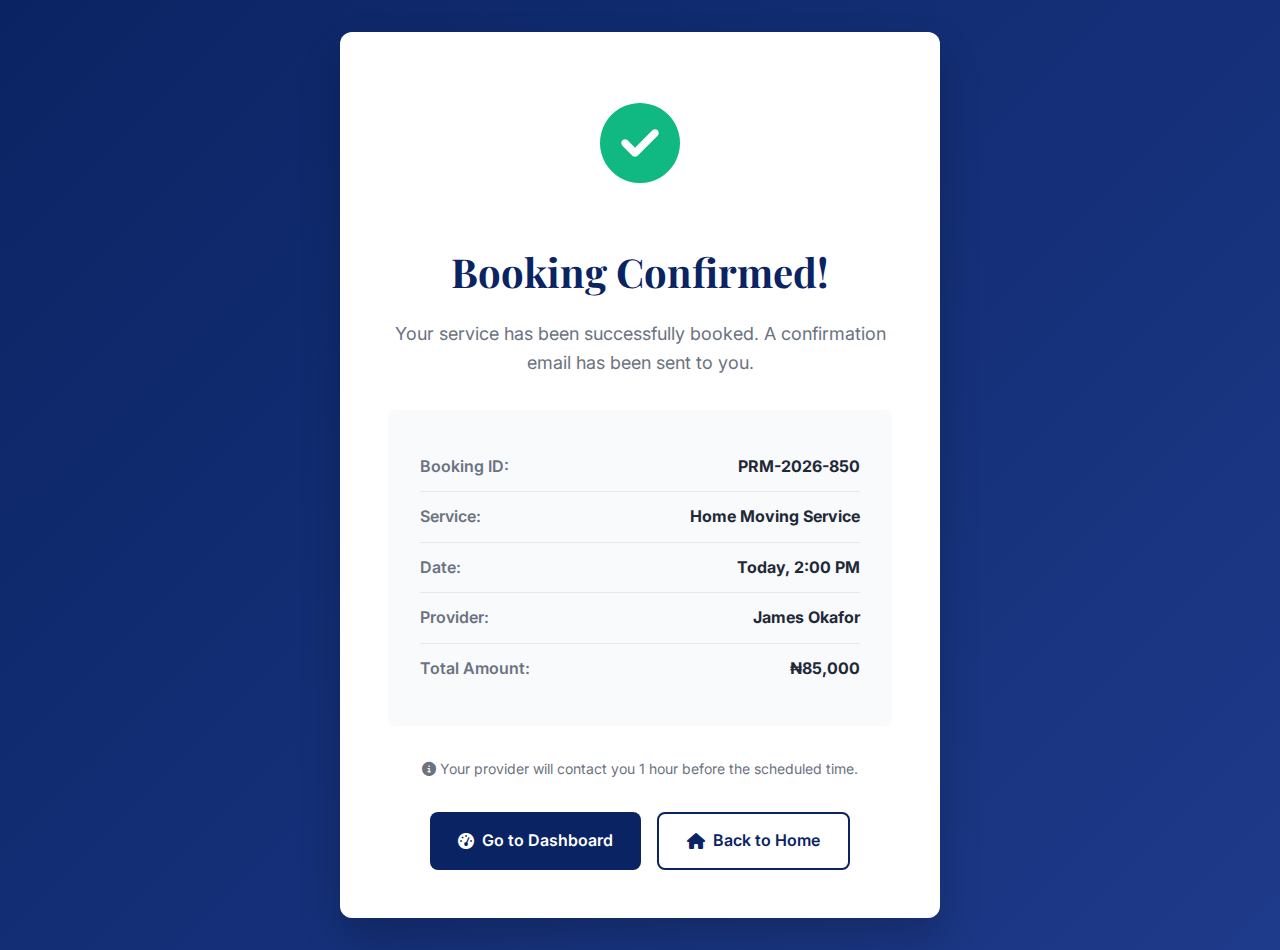
<file: success.html>
<!DOCTYPE html>
<html lang="en">
<head>
    <meta charset="UTF-8">
    <meta name="viewport" content="width=device-width, initial-scale=1.0">
    <title>Booking Successful - Primer Technologies</title>
    <link rel="preconnect" href="https://fonts.googleapis.com">
    <link rel="preconnect" href="https://fonts.gstatic.com" crossorigin>
    <link href="https://fonts.googleapis.com/css2?family=Playfair+Display:wght@400;500;600;700&family=Inter:wght@300;400;500;600;700&display=swap" rel="stylesheet">
    <link rel="stylesheet" href="https://cdnjs.cloudflare.com/ajax/libs/font-awesome/6.4.0/css/all.min.css">
    <style>
        :root {
            --primary: #0A2463;
            --primary-light: #1E3A8A;
            --accent: #FFB347;
            --accent-light: #FFCC80;
            --white: #FFFFFF;
            --surface: #F8FAFC;
            --text-primary: #1F2937;
            --text-secondary: #6B7280;
            --success: #10B981;
            --border: #E5E7EB;
            --radius: 8px;
            --radius-lg: 12px;
            --transition: all 0.3s ease;
        }

        * {
            margin: 0;
            padding: 0;
            box-sizing: border-box;
        }

        body {
            font-family: 'Inter', sans-serif;
            line-height: 1.6;
            color: var(--text-primary);
            background: linear-gradient(135deg, #0A2463 0%, #1E3A8A 100%);
            min-height: 100vh;
            display: flex;
            align-items: center;
            justify-content: center;
            padding: 2rem;
        }

        .success-container {
            background-color: var(--white);
            border-radius: var(--radius-lg);
            max-width: 600px;
            width: 100%;
            padding: 3rem;
            text-align: center;
            box-shadow: 0 20px 40px rgba(0, 0, 0, 0.2);
        }

        .success-icon {
            font-size: 5rem;
            color: var(--success);
            margin-bottom: 2rem;
        }

        h1 {
            font-family: 'Playfair Display', serif;
            font-size: 2.5rem;
            color: var(--primary);
            margin-bottom: 1rem;
        }

        p {
            color: var(--text-secondary);
            margin-bottom: 1.5rem;
            font-size: 1.125rem;
        }

        .booking-details {
            background-color: var(--surface);
            border-radius: var(--radius);
            padding: 2rem;
            margin: 2rem 0;
            text-align: left;
        }

        .detail-item {
            display: flex;
            justify-content: space-between;
            padding: 0.75rem 0;
            border-bottom: 1px solid var(--border);
        }

        .detail-item:last-child {
            border-bottom: none;
        }

        .detail-label {
            color: var(--text-secondary);
            font-weight: 600;
        }

        .detail-value {
            color: var(--text-primary);
            font-weight: 700;
        }

        .actions {
            display: flex;
            gap: 1rem;
            justify-content: center;
            margin-top: 2rem;
        }

        .btn {
            display: inline-flex;
            align-items: center;
            justify-content: center;
            padding: 0.875rem 1.75rem;
            font-weight: 600;
            border-radius: var(--radius);
            cursor: pointer;
            transition: var(--transition);
            border: none;
            font-size: 1rem;
            gap: 0.5rem;
            text-decoration: none;
        }

        .btn-primary {
            background-color: var(--primary);
            color: var(--white);
        }

        .btn-primary:hover {
            background-color: var(--primary-light);
            transform: translateY(-2px);
        }

        .btn-outline {
            background-color: transparent;
            color: var(--primary);
            border: 2px solid var(--primary);
        }

        .btn-outline:hover {
            background-color: var(--primary);
            color: var(--white);
        }

        @media (max-width: 768px) {
            .success-container {
                padding: 2rem;
            }
            
            h1 {
                font-size: 2rem;
            }
            
            .actions {
                flex-direction: column;
            }
            
            .btn {
                width: 100%;
            }
        }
    </style>
</head>
<body>
    <div class="success-container">
        <div class="success-icon">
            <i class="fas fa-check-circle"></i>
        </div>
        
        <h1>Booking Confirmed!</h1>
        <p>Your service has been successfully booked. A confirmation email has been sent to you.</p>
        
        <div class="booking-details">
            <div class="detail-item">
                <span class="detail-label">Booking ID:</span>
                <span class="detail-value" id="bookingId">PRM-2024-001</span>
            </div>
            <div class="detail-item">
                <span class="detail-label">Service:</span>
                <span class="detail-value" id="serviceName">Home Moving Service</span>
            </div>
            <div class="detail-item">
                <span class="detail-label">Date:</span>
                <span class="detail-value" id="bookingDate">Today, 2:00 PM</span>
            </div>
            <div class="detail-item">
                <span class="detail-label">Provider:</span>
                <span class="detail-value" id="providerName">James Okafor</span>
            </div>
            <div class="detail-item">
                <span class="detail-label">Total Amount:</span>
                <span class="detail-value" id="totalAmount">₦85,000</span>
            </div>
        </div>
        
        <p style="font-size: 0.875rem; color: var(--text-secondary);">
            <i class="fas fa-info-circle"></i>
            Your provider will contact you 1 hour before the scheduled time.
        </p>
        
        <div class="actions">
            <a href="dashboard.html" class="btn btn-primary">
                <i class="fas fa-tachometer-alt"></i>
                Go to Dashboard
            </a>
            <a href="index.html" class="btn btn-outline">
                <i class="fas fa-home"></i>
                Back to Home
            </a>
        </div>
    </div>

    <script>
        // Get booking details from URL parameters or localStorage
        document.addEventListener('DOMContentLoaded', function() {
            const urlParams = new URLSearchParams(window.location.search);
            const bookingId = urlParams.get('booking_id') || 'PRM-' + new Date().getFullYear() + '-' + Math.floor(Math.random() * 1000).toString().padStart(3, '0');
            
            // Update booking details
            document.getElementById('bookingId').textContent = bookingId;
            
            // Try to get booking details from localStorage
            const bookings = JSON.parse(localStorage.getItem('primer_bookings') || '[]');
            const latestBooking = bookings[bookings.length - 1];
            
            if (latestBooking) {
                document.getElementById('serviceName').textContent = latestBooking.service?.name || 'Home Moving Service';
                document.getElementById('providerName').textContent = latestBooking.provider?.name || 'James Okafor';
                document.getElementById('totalAmount').textContent = `₦${(latestBooking.total || 85000).toLocaleString()}`;
                
                // Format date
                if (latestBooking.schedule) {
                    let dateText = 'Today';
                    if (latestBooking.schedule.asap) {
                        dateText = 'ASAP (Within 1-2 hours)';
                    } else if (latestBooking.schedule.date && latestBooking.schedule.time) {
                        const date = new Date(latestBooking.schedule.date);
                        const dateString = date.toLocaleDateString('en-US', { 
                            weekday: 'short', 
                            month: 'short', 
                            day: 'numeric' 
                        });
                        dateText = `${dateString} at ${latestBooking.schedule.time}`;
                    }
                    document.getElementById('bookingDate').textContent = dateText;
                }
            }
        });
    </script>
</body>
</html>
</file>
